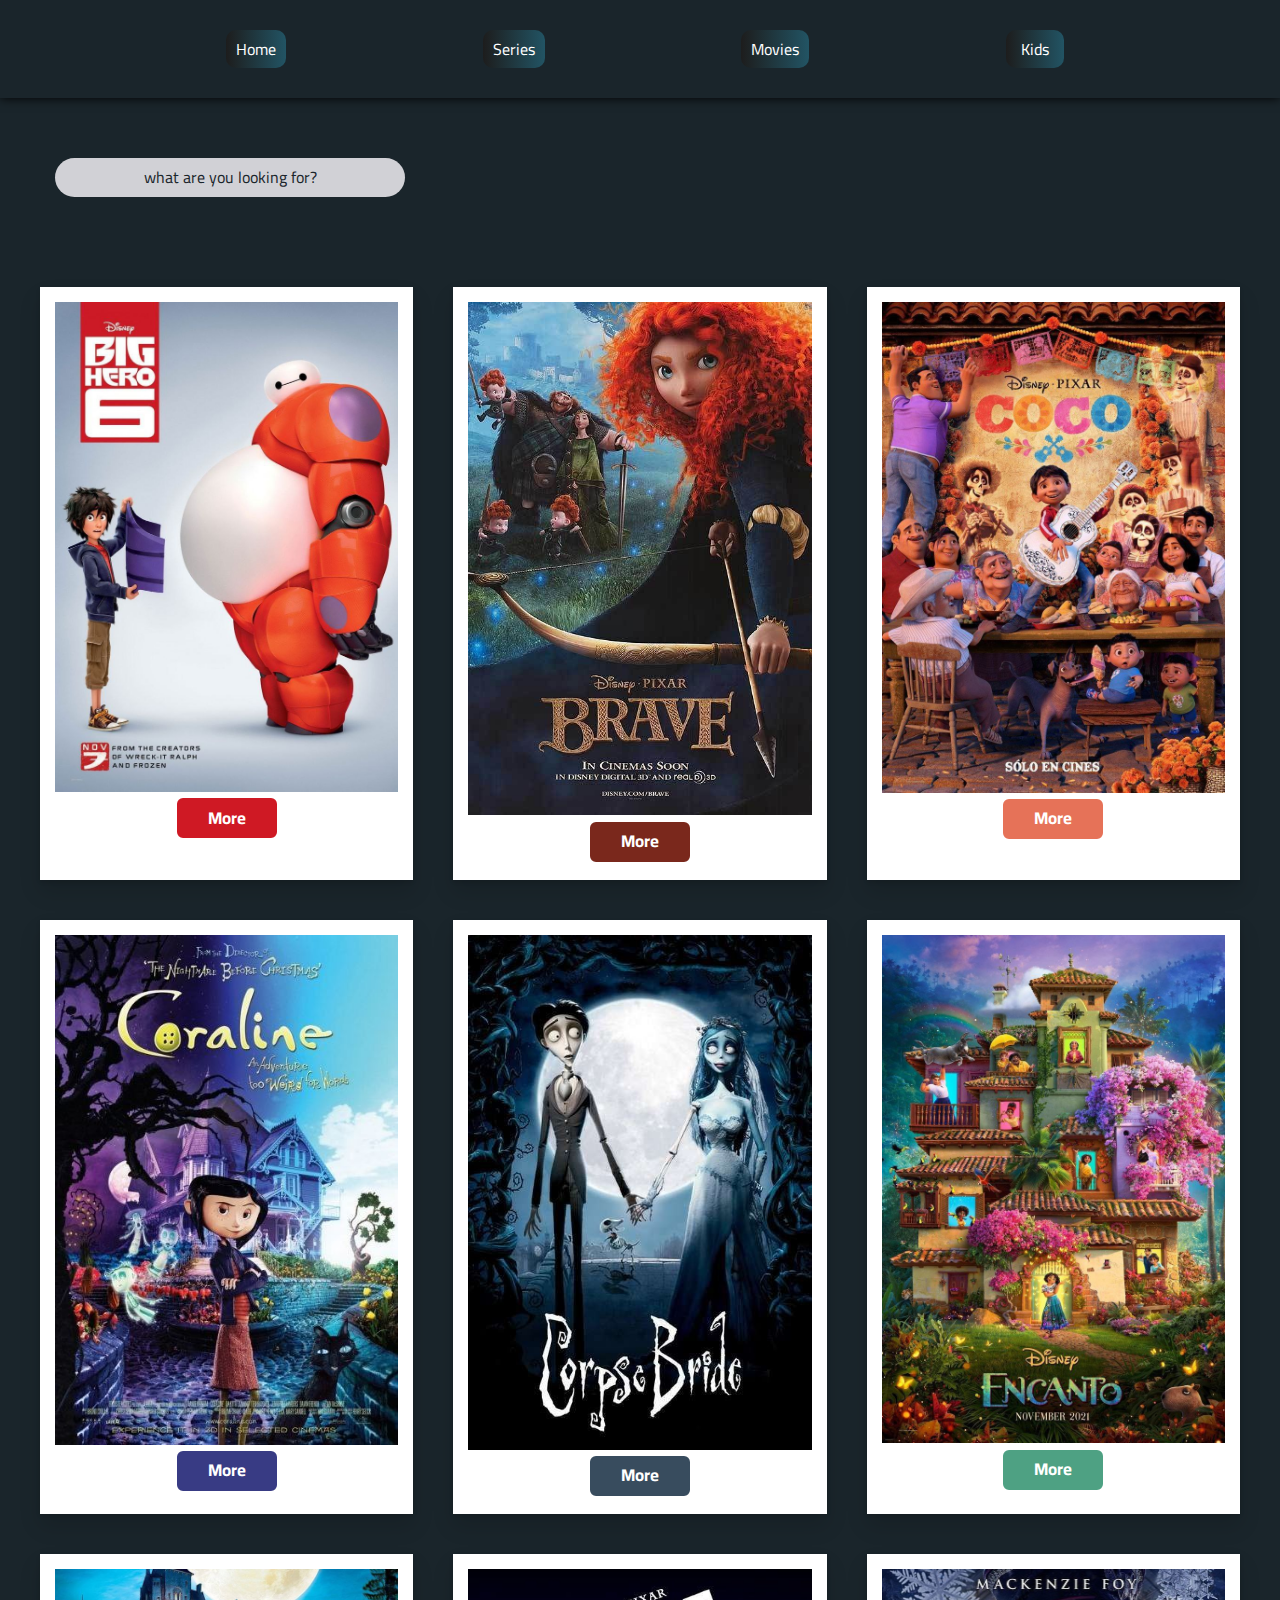
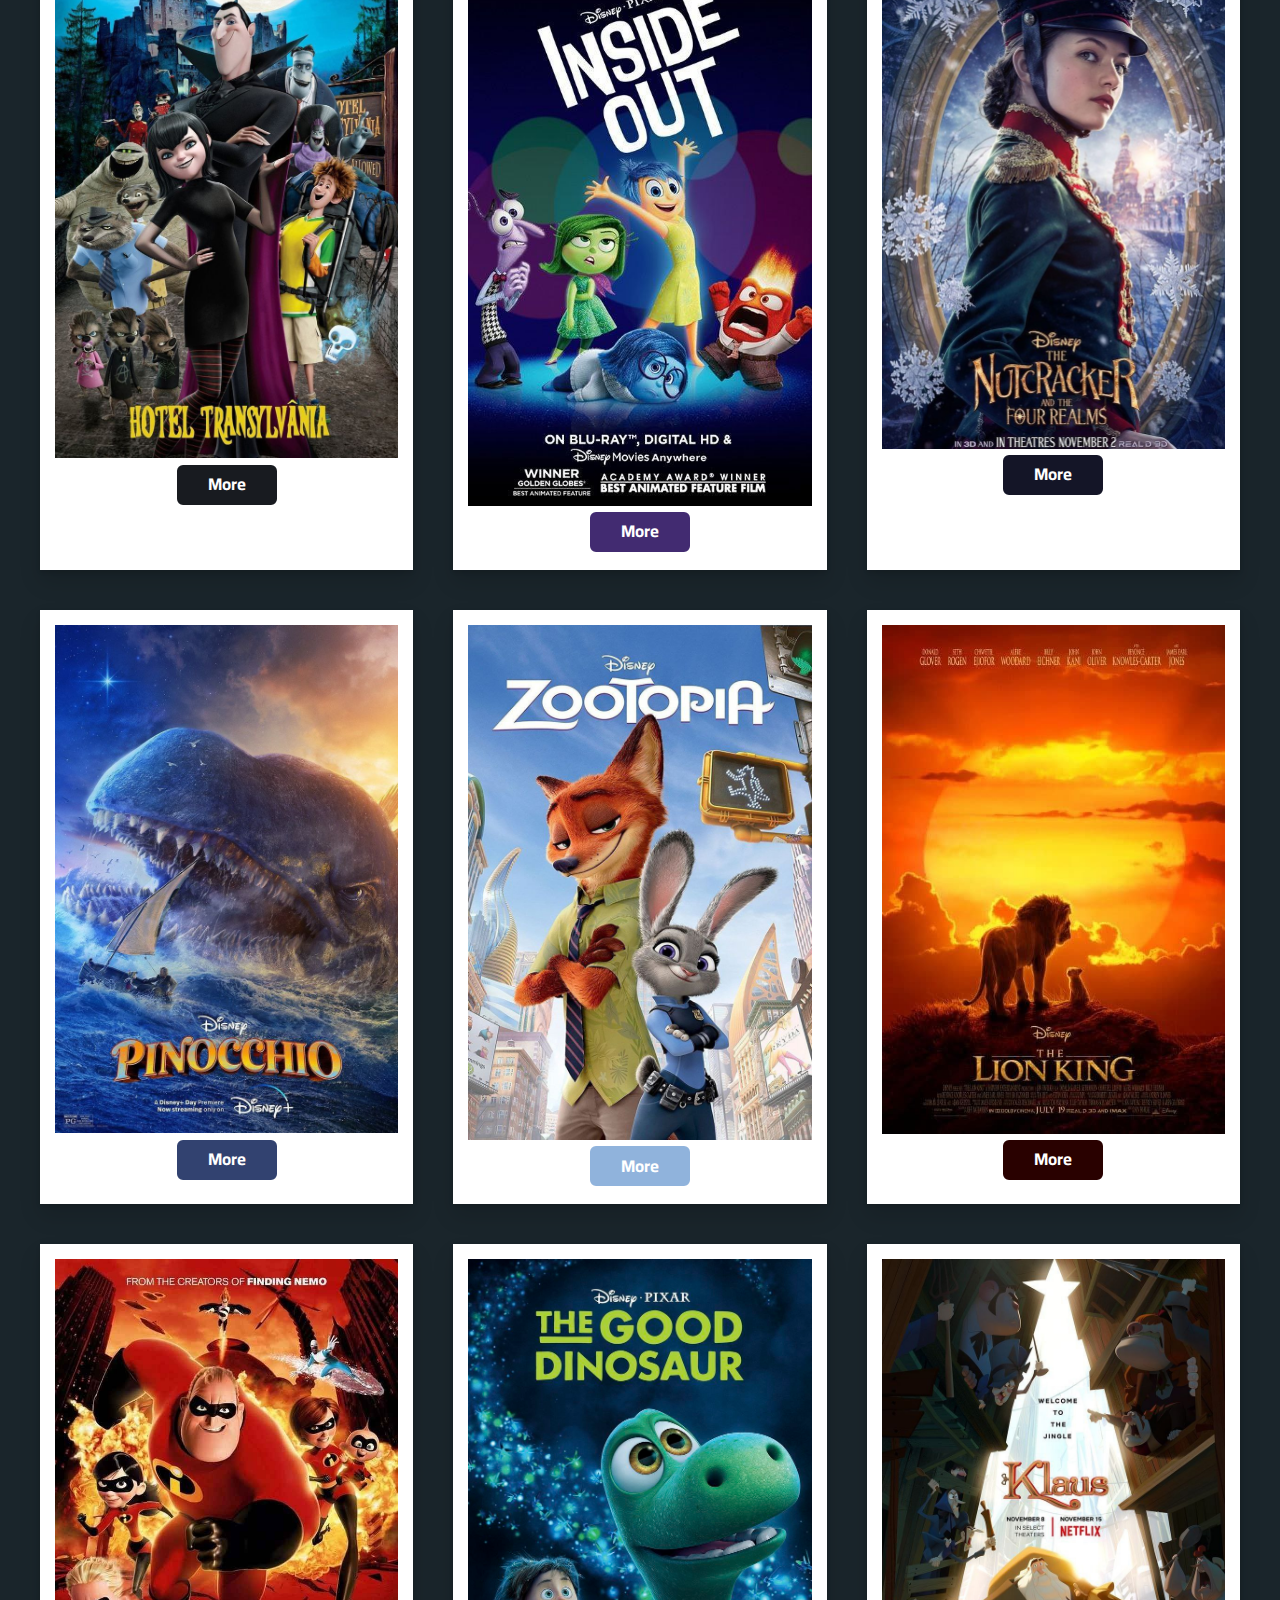
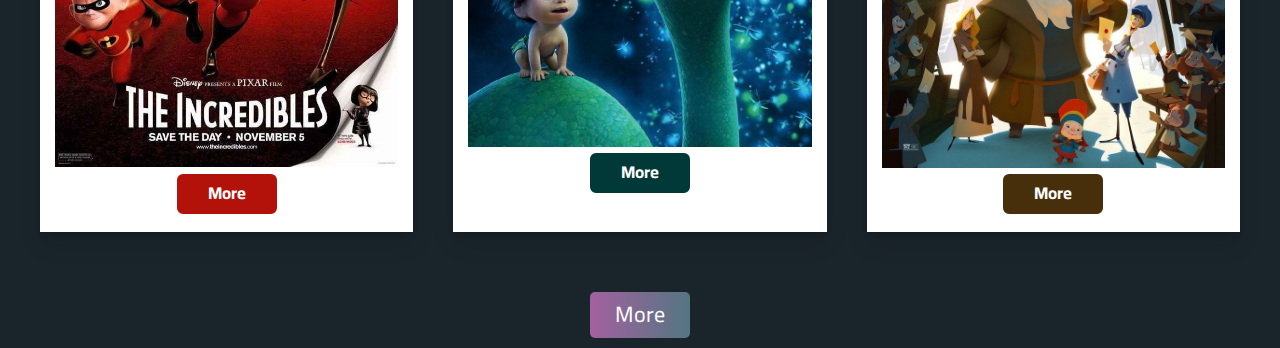
<file: kids.html>
<!DOCTYPE html>
<html lang="en">
<head>
    <meta charset="UTF-8">
    <meta http-equiv="X-UA-Compatible" content="IE=edge">
    <meta name="viewport" content="width=device-width, initial-scale=1.0">
    <title>MOVIES</title>
    <link rel="stylesheet" href="css/normalize.css">
    <link rel="stylesheet" href="css/style.css">

    <link rel="stylesheet" href="css/all.min.css">
    <link rel="preconnect" href="https://fonts.googleapis.com" />
    <link rel="preconnect" href="https://fonts.gstatic.com" crossorigin />
    <link href="https://fonts.googleapis.com/css2?family=Cairo:wght@300;400;700&display=swap" rel="stylesheet" />
    <script defer src="script.js"></script>
</head>
<body>
    <!-- heeader -->
<div class="header">
    <div class="container">
        <div class="menu">
            <ul>
                <li><a href="index.html">home</a></li>
                <li><a href="series.html">series</a></li>
                <li><a href="movie.html">movies</a></li>
                <li><a href="kids.html">kids</a></li>
            </ul>
        </div>    
    </div>
</div>

<!-- search -->
<div class="search">
    <div class="container">
    <form action="">
        <input type="text" id="searchuser" placeholder="what are you looking for?" class="searchs" >
    </form>
    </div>
</div>

<!-- kids -->
<div class="kids">
    <div class="container">
        <div class="box">
            <div class="image">
                <img src="img/big hero 6.jpg" alt="">
            </div>
            <button  data-modal-target="#modal66" id="more66"> More</button>
        </div>
        <div class="box">
            <div class="image">
                <img src="img/brave.jpg" alt="">
            </div>
            <button  data-modal-target="#modal67" id="more67"> More</button>
        </div>
        <div class="box">
            <div class="image">
                <img src="img/coco.jpg" alt="">
            </div>
            <button  data-modal-target="#modal68" id="more68"> More</button>
        </div>
        <div class="box">
            <div class="image">
                <img src="img/coraline.jpg" alt="">
            </div>
            <button  data-modal-target="#modal69" id="more69"> More</button>
        </div>
        <div class="box">
            <div class="image">
                <img src="img/corpse bride.jpg" alt="">
            </div>
            <button  data-modal-target="#modal70" id="more70"> More</button>
        </div>
        <div class="box">
            <div class="image">
                <img src="img/encanto.jpg" alt="">
            </div>
            <button  data-modal-target="#modal71" id="more71"> More</button>
        </div>
        <div class="box">
            <div class="image">
                <img src="img/hotel translvania.jpg" alt="">
            </div>
            <button  data-modal-target="#modal72" id="more72"> More</button>
        </div>
        <div class="box">
            <div class="image">
                <img src="img/inside out.jpg" alt="">
            </div>
            <button  data-modal-target="#modal73" id="more73"> More</button>
        </div>
        <div class="box">
            <div class="image">
                <img src="img/nutcracker.jpg" alt="">
            </div>
            <button  data-modal-target="#modal74" id="more74"> More</button>
        </div>
        <div class="box">
            <div class="image">
                <img src="img/pinocchio.jpg" alt="">
            </div>
            <button  data-modal-target="#modal75" id="more75"> More</button>
        </div>
        <div class="box">
            <div class="image">
                <img src="img/zootopia.jpg" alt="">
            </div>
            <button  data-modal-target="#modal76" id="more76"> More</button>
        </div>
        <div class="box">
            <div class="image">
                <img src="img/the lion king.jpg" alt="">
            </div>
            <button  data-modal-target="#modal77" id="more77"> More</button>
        </div>
        <div class="box">
            <div class="image">
                <img src="img/the incredibles.jpg" alt="">
            </div>
            <button  data-modal-target="#modal78" id="more78"> More</button>
        </div>
        <div class="box">
            <div class="image">
                <img src="img/the good dinasaur.jpg" alt="">
            </div>
            <button  data-modal-target="#modal79" id="more79"> More</button>
        </div>
        <div class="box">
            <div class="image">
                <img src="img/kluas.jpg" alt="">
            </div>
            <button  data-modal-target="#modal80" id="more80"> More</button>
        </div>
    </div>
</div>

<!-- button -->
<div class="btn">
    <button class="lastmore">More</button>
</div>

<!-- modal66--->
<div class="modal" id="modal66">
    <div class="prev">preview</div>
    <button data-close-button class="close">&times;</button>
    <div class="name">
        <pre>Name      :    Big Hero 6</pre>
    </div>
    <hr>
    <div class="type">
        <pre>Type      :   Adventure , Action , Animation </pre>
    </div>
    <hr>
    <div class="language">
        <pre>Language  :   English</pre>
    </div>
    <hr>
    <div class="quality">
        <pre>Quality   :   1080p</pre>
    </div>
    <hr>
    <div class="story">
        <pre>The Story  :
            Big Hero 6 tells the story of Hiro
            Hamada,a young robotics prodigy,
            and Baymax, his late- brother Tadashi's
            healthcare-provider robot who form a superhero
            team to combat a masked villain who is
            responsiblefor Tadashi's death
    </pre>
    </div>
    <hr>
    <div class="trailer">
        <pre>Trailer   :    <a href="https://youtu.be/z3biFxZIJOQ" class="watch66" target="_blank">watch</a></pre>
    </div>
    <hr>
    <div class="form1">
        <form action="">
            <button class="down">Download</button>
            <button class="wat">Watch</button>
        </form>
    </div>
</div>
<div id="overlay"></div>
<!-- modal67--->
<div class="modal" id="modal67">
    <div class="prev">preview</div>
    <button data-close-button class="close">&times;</button>
    <div class="name">
        <pre>Name      :    Brave </pre>
    </div>
    <hr>
    <div class="type">
        <pre>Type      :   Adventure , Action , Animation </pre>
    </div>
    <hr>
    <div class="language">
        <pre>Language  :   English</pre>
    </div>
    <hr>
    <div class="quality">
        <pre>Quality   :   1080p</pre>
    </div>
    <hr>
    <div class="story">
        <pre>The Story  :
            Merida is a skilled archer who wants to carve
            out her own path in life. Her defiance of 
            an age-old tradition angers the Highland lords
            and leads to chaos in the kingdom. Merida 
            seeks help from an eccentric witch Merida must
            discover the true meaning of courage and undo
            a beastly curse before it's too late.
    </pre>
    </div>
    <hr>
    <div class="trailer">
        <pre>Trailer   :    <a href="https://youtu.be/A4jv0jo9t0c" class="watch67" target="_blank">watch</a></pre>
    </div>
    <hr>
    <div class="form1">
        <form action="">
            <button class="down">Download</button>
            <button class="wat">Watch</button>
        </form>
    </div>
</div>
<div id="overlay"></div>
<!-- modal68--->
<div class="modal" id="modal68">
    <div class="prev">preview</div>
    <button data-close-button class="close">&times;</button>
    <div class="name">
        <pre>Name      :    coco</pre>
    </div>
    <hr>
    <div class="type">
        <pre>Type      :   Adventure , action , Animation </pre>
    </div>
    <hr>
    <div class="language">
        <pre>Language  :   English</pre>
    </div>
    <hr>
    <div class="quality">
        <pre>Quality   :   1080p</pre>
    </div>
    <hr>
    <div class="story">
        <pre>The Story  :
            young Miguel dreams of becoming an accomplished
            musician like his idol Ernesto de la Cruz.
            Miguel finds himself in the stunning and 
            colorful Land of the Dead. the two new friends 
            embark on an extraordinary journey to unlock
            the real story behind Miguel's family history.
    </pre>
    </div>
    <hr>
    <div class="trailer">
        <pre>Trailer   :    <a href="https://youtu.be/Rvr68u6k5sI" class="watch68" target="_blank">watch</a></pre>
    </div>
    <hr>
    <div class="form1">
        <form action="">
            <button class="down">Download</button>
            <button class="wat">Watch</button>
        </form>
    </div>
</div>
<div id="overlay"></div>
<!-- modal69-->
<div class="modal" id="modal69">
    <div class="prev">preview</div>
    <button data-close-button class="close">&times;</button>
    <div class="name">
        <pre>Name      :    Coraline  </pre>
    </div>
    <hr>
    <div class="type">
        <pre>Type      :   Horror, science fiction ,fantasy  </pre>
    </div>
    <hr>
    <div class="language">
        <pre>Language  :   English</pre>
    </div>
    <hr>
    <div class="quality">
        <pre>Quality   :   1080p</pre>
    </div>
    <hr>
    <div class="story">
        <pre>The Story  :
            a girl named Coraline  discovers a 
            secret door, behind which lies an 
            alternate world that closely mirrors
            her own but, in many ways is better 
            Coraline must use all her resources 
            and bravery to make it back to her 
            own family and life
    </pre>
    </div>
    <hr>
    <div class="trailer">
        <pre>Trailer   :    <a href="https://youtu.be/m9bOpeuvNwY" class="watch69" target="_blank">watch</a></pre>
    </div>
    <hr>
    <div class="form1">
        <form action="">
            <button class="down">Download</button>
            <button class="wat">Watch</button>
        </form>
    </div>
</div>
<div id="overlay"></div>
<!-- modal70-->
<div class="modal" id="modal70">
    <div class="prev">preview</div>
    <button data-close-button class="close">&times;</button>
    <div class="name">
        <pre>Name      :   Corpse Bride   </pre>
    </div>
    <hr>
    <div class="type">
        <pre>Type      :   Romance, Drama ,Adventure  </pre>
    </div>
    <hr>
    <div class="language">
        <pre>Language  :   English</pre>
    </div>
    <hr>
    <div class="quality">
        <pre>Quality   :   1080p</pre>
    </div>
    <hr>
    <div class="story">
        <pre>The Story  :
            Victor and Victoria's families have 
            arranged their marriage.a tree branch 
            becomes a hand that drags him to the 
            land of the dead. It belongs to Emily,
            who was murdered after eloping with her 
            love and wants to marry Victor.
    </pre>
    </div>
    <hr>
    <div class="trailer">
        <pre>Trailer   :    <a href="https://youtu.be/G9boDkpEyvc" class="watch70" target="_blank">watch</a></pre>
    </div>
    <hr>
    <div class="form1">
        <form action="">
            <button class="down">Download</button>
            <button class="wat">Watch</button>
        </form>
    </div>
</div>
<div id="overlay"></div>
<!-- modal71-->
<div class="modal" id="modal71">
    <div class="prev">preview</div>
    <button data-close-button class="close">&times;</button>
    <div class="name">
        <pre>Name      :   Encanto   </pre>
    </div>
    <hr>
    <div class="type">
        <pre>Type      :   fantasy, comedy ,Adventure  </pre>
    </div>
    <hr>
    <div class="language">
        <pre>Language  :   English</pre>
    </div>
    <hr>
    <div class="quality">
        <pre>Quality   :   1080p</pre>
    </div>
    <hr>
    <div class="story">
        <pre>The Story  :
            The magic of the Encanto has blessed 
            every child in the family with a 
            unique gift -- every child except 
            Mirabel. However, she soon may be 
            the Madrigals last hope when she 
            discovers that the magic surrounding 
            the Encanto is now in danger.
    </pre>
    </div>
    <hr>
    <div class="trailer">
        <pre>Trailer   :    <a href="https://youtu.be/togmdDHG3Pw" class="watch71" target="_blank">watch</a></pre>
    </div>
    <hr>
    <div class="form1">
        <form action="">
            <button class="down">Download</button>
            <button class="wat">Watch</button>
        </form>
    </div>
</div>
<div id="overlay"></div>
<!-- modal72-->
<div class="modal" id="modal72">
    <div class="prev">preview</div>
    <button data-close-button class="close">&times;</button>
    <div class="name">
        <pre>Name      :   Hotel Transylvania   </pre>
    </div>
    <hr>
    <div class="type">
        <pre>Type      :   fantasy, comedy horror,Monster </pre>
    </div>
    <hr>
    <div class="language">
        <pre>Language  :   English</pre>
    </div>
    <hr>
    <div class="quality">
        <pre>Quality   :   1080p</pre>
    </div>
    <hr>
    <div class="story">
        <pre>The Story  :
            When monsters want to get away from it
            all, they go to Count Dracula's , 
            Dracula invites creatures like the 
            Invisible Man, the Mummy and others 
            to celebrate the 118th birthday of his
            daughter, Mavis .
    </pre>
    </div>
    <hr>
    <div class="trailer">
        <pre>Trailer   :    <a href="https://youtu.be/q4RK3jY7AVk" class="watch72" target="_blank">watch</a></pre>
    </div>
    <hr>
    <div class="form1">
        <form action="">
            <button class="down">Download</button>
            <button class="wat">Watch</button>
        </form>
    </div>
</div>
<div id="overlay"></div>
<!-- modal73-->
<div class="modal" id="modal73">
    <div class="prev">preview</div>
    <button data-close-button class="close">&times;</button>
    <div class="name">
        <pre>Name      :  Inside Out   </pre>
    </div>
    <hr>
    <div class="type">
        <pre>Type      :   fantasy, comedy , Drama </pre>
    </div>
    <hr>
    <div class="language">
        <pre>Language  :   English</pre>
    </div>
    <hr>
    <div class="quality">
        <pre>Quality   :   1080p</pre>
    </div>
    <hr>
    <div class="story">
        <pre>The Story  :
            Riley  her world turns upside-down 
            when she and her parents move to San 
            Francisco. Riley's emotions - try to 
            guide her through this difficult, 
            life-changing event. However, When 
            Joy and Sadness are inadvertently swept 
            into the far reaches of Riley's mind
    </pre>
    </div>
    <hr>
    <div class="trailer">
        <pre>Trailer   :    <a href="https://youtu.be/yRUAzGQ3nSY" class="watch73" target="_blank">watch</a></pre>
    </div>
    <hr>
    <div class="form1">
        <form action="">
            <button class="down">Download</button>
            <button class="wat">Watch</button>
        </form>
    </div>
</div>
<div id="overlay"></div>
<!-- modal74-->
<div class="modal" id="modal74">
    <div class="prev">preview</div>
    <button data-close-button class="close">&times;</button>
    <div class="name">
        <pre>Name      : The nutcracker And Four Realms   </pre>
    </div>
    <hr>
    <div class="type">
        <pre>Type      :   fantasy, Adventure , Drama </pre>
    </div>
    <hr>
    <div class="language">
        <pre>Language  :   English</pre>
    </div>
    <hr>
    <div class="quality">
        <pre>Quality   :   1080p</pre>
    </div>
    <hr>
    <div class="story">
        <pre>The Story  :
            Young Clara needs a magical, one-of-a-kind 
            key to unlock a box that contains a 
            priceless gift. A golden thread leads her 
            to the coveted key, but it soon disappears 
            into a strange and mysterious parallel world
            In that world, she meets a soldier named 
            Phillip
    </pre>
    </div>
    <hr>
    <div class="trailer">
        <pre>Trailer   :    <a href="https://youtu.be/2ktuvx9hrMw" class="watch74" target="_blank">watch</a></pre>
    </div>
    <hr>
    <div class="form1">
        <form action="">
            <button class="down">Download</button>
            <button class="wat">Watch</button>
        </form>
    </div>
</div>
<div id="overlay"></div>
<!-- modal75-->
<div class="modal" id="modal75">
    <div class="prev">preview</div>
    <button data-close-button class="close">&times;</button>
    <div class="name">
        <pre>Name      : pinocchio   </pre>
    </div>
    <hr>
    <div class="type">
        <pre>Type      :   fantasy, Adventure , comedy </pre>
    </div>
    <hr>
    <div class="language">
        <pre>Language  :   English</pre>
    </div>
    <hr>
    <div class="quality">
        <pre>Quality   :   1080p</pre>
    </div>
    <hr>
    <div class="story">
        <pre>The Story  :
            Young Pinocchio runs away from his 
            genius creator Jepetto accompanied 
            by the horse Tibalt to see the world
            and joins the traveling circus run 
            by hustler Modjafocco.
    </pre>
    </div>
    <hr>
    <div class="trailer">
        <pre>Trailer   :    <a href="https://youtu.be/imv03rS6Vb0" class="watch75" target="_blank">watch</a></pre>
    </div>
    <hr>
    <div class="form1">
        <form action="">
            <button class="down">Download</button>
            <button class="wat">Watch</button>
        </form>
    </div>
</div>
<div id="overlay"></div>
<!-- modal76-->
<div class="modal" id="modal76">
    <div class="prev">preview</div>
    <button data-close-button class="close">&times;</button>
    <div class="name">
        <pre>Name      : zootopia   </pre>
    </div>
    <hr>
    <div class="type">
        <pre>Type      :  Animation, Adventure , comedy </pre>
    </div>
    <hr>
    <div class="language">
        <pre>Language  :   English</pre>
    </div>
    <hr>
    <div class="quality">
        <pre>Quality   :   1080p</pre>
    </div>
    <hr>
    <div class="story">
        <pre>The Story  :
            When Judy Hopps  becomes the first rabbit 
            to join the police force, she quickly 
            learns how tough it is to enforce the 
            law. Judy jumps at the opportunity to 
            solve a mysterious case. Unfortunately, 
            that means working with Nick Wilde 
    </pre>
    </div>
    <hr>
    <div class="trailer">
        <pre>Trailer   :    <a href="https://youtu.be/g9lmhBYB11U" class="watch76" target="_blank">watch</a></pre>
    </div>
    <hr>
    <div class="form1">
        <form action="">
            <button class="down">Download</button>
            <button class="wat">Watch</button>
        </form>
    </div>
</div>
<div id="overlay"></div>
<!-- modal77-->
<div class="modal" id="modal77">
    <div class="prev">preview</div>
    <button data-close-button class="close">&times;</button>
    <div class="name">
        <pre>Name      : The Lion king   </pre>
    </div>
    <hr>
    <div class="type">
        <pre>Type      :   Drama, Adventure , Animation </pre>
    </div>
    <hr>
    <div class="language">
        <pre>Language  :   English</pre>
    </div>
    <hr>
    <div class="quality">
        <pre>Quality   :   1080p</pre>
    </div>
    <hr>
    <div class="story">
        <pre>The Story  :
            Simba's wicked uncle, Scar 
            plots to usurp Mufasa's throne 
            by luring father and son into 
            a stampede of wildebeests. But 
            Simba escapes, and only Mufasa 
            is killed.
    </pre>
    </div>
    <hr>
    <div class="trailer">
        <pre>Trailer   :    <a href="https://youtu.be/imv03rS6Vb0" class="watch77" target="_blank">watch</a></pre>
    </div>
    <hr>
    <div class="form1">
        <form action="">
            <button class="down">Download</button>
            <button class="wat">Watch</button>
        </form>
    </div>
</div>
<div id="overlay"></div>
<!-- modal78-->
<div class="modal" id="modal78">
    <div class="prev">preview</div>
    <button data-close-button class="close">&times;</button>
    <div class="name">
        <pre>Name      : The incredibles   </pre>
    </div>
    <hr>
    <div class="type">
        <pre>Type      :   Action , Comedy , Adventure </pre>
    </div>
    <hr>
    <div class="language">
        <pre>Language  :   English</pre>
    </div>
    <hr>
    <div class="quality">
        <pre>Quality   :   1080p</pre>
    </div>
    <hr>
    <div class="story">
        <pre>The Story  :
            married superheroes Mr. Incredible 
            and Elastigirl are forced to assume 
            mundane lives as Bob and Helen Parr 
            after all super-powered activities 
            have been banned by the government. 
    </pre>
    </div>
    <hr>
    <div class="trailer">
        <pre>Trailer   :    <a href="https://youtu.be/-UaGUdNJdRQ" class="watch78" target="_blank">watch</a></pre>
    </div>
    <hr>
    <div class="form1">
        <form action="">
            <button class="down">Download</button>
            <button class="wat">Watch</button>
        </form>
    </div>
</div>
<div id="overlay"></div>
<!-- modal79-->
<div class="modal" id="modal79">
    <div class="prev">preview</div>
    <button data-close-button class="close">&times;</button>
    <div class="name">
        <pre>Name      :   The Good dinasaur  </pre>
    </div>
    <hr>
    <div class="type">
        <pre>Type      :   Fantasty , Comedy , Adventure </pre>
    </div>
    <hr>
    <div class="language">
        <pre>Language  :   English</pre>
    </div>
    <hr>
    <div class="quality">
        <pre>Quality   :   1080p</pre>
    </div>
    <hr>
    <div class="story">
        <pre>The Story  :
            When a rainstorm washes poor Arlo 
            downriver, he ends up bruised, battered
            and miles away from home. Good fortune 
            shines on the frightened dino when he 
            meets Spot , a Neanderthal boy who offers 
            his help and friendship.
    </pre>
    </div>
    <hr>
    <div class="trailer">
        <pre>Trailer   :    <a href="https://youtu.be/O-RgquKVTPE" class="watch79" target="_blank">watch</a></pre>
    </div>
    <hr>
    <div class="form1">
        <form action="">
            <button class="down">Download</button>
            <button class="wat">Watch</button>
        </form>
    </div>
</div>
<div id="overlay"></div>
<!-- modal80-->
<div class="modal" id="modal80">
    <div class="prev">preview</div>
    <button data-close-button class="close">&times;</button>
    <div class="name">
        <pre>Name      :   kluas  </pre>
    </div>
    <hr>
    <div class="type">
        <pre>Type      :   Animation , Comedy , Adventure </pre>
    </div>
    <hr>
    <div class="language">
        <pre>Language  :   English</pre>
    </div>
    <hr>
    <div class="quality">
        <pre>Quality   :   1080p</pre>
    </div>
    <hr>
    <div class="story">
        <pre>The Story  :
            After proving himself to be the worst 
            student at the academy, a postman is 
            sent to a frozen town in the North where
            he discovers a reclusive toymaker named 
            Klaus.
    </pre>
    </div>
    <hr>
    <div class="trailer">
        <pre>Trailer   :    <a href="https://youtu.be/taE3PwurhYM" class="watch80" target="_blank">watch</a></pre>
    </div>
    <hr>
    <div class="form1">
        <form action="">
            <button class="down">Download</button>
            <button class="wat">Watch</button>
        </form>
    </div>
</div>
<div id="overlay"></div>
</body>
</file>
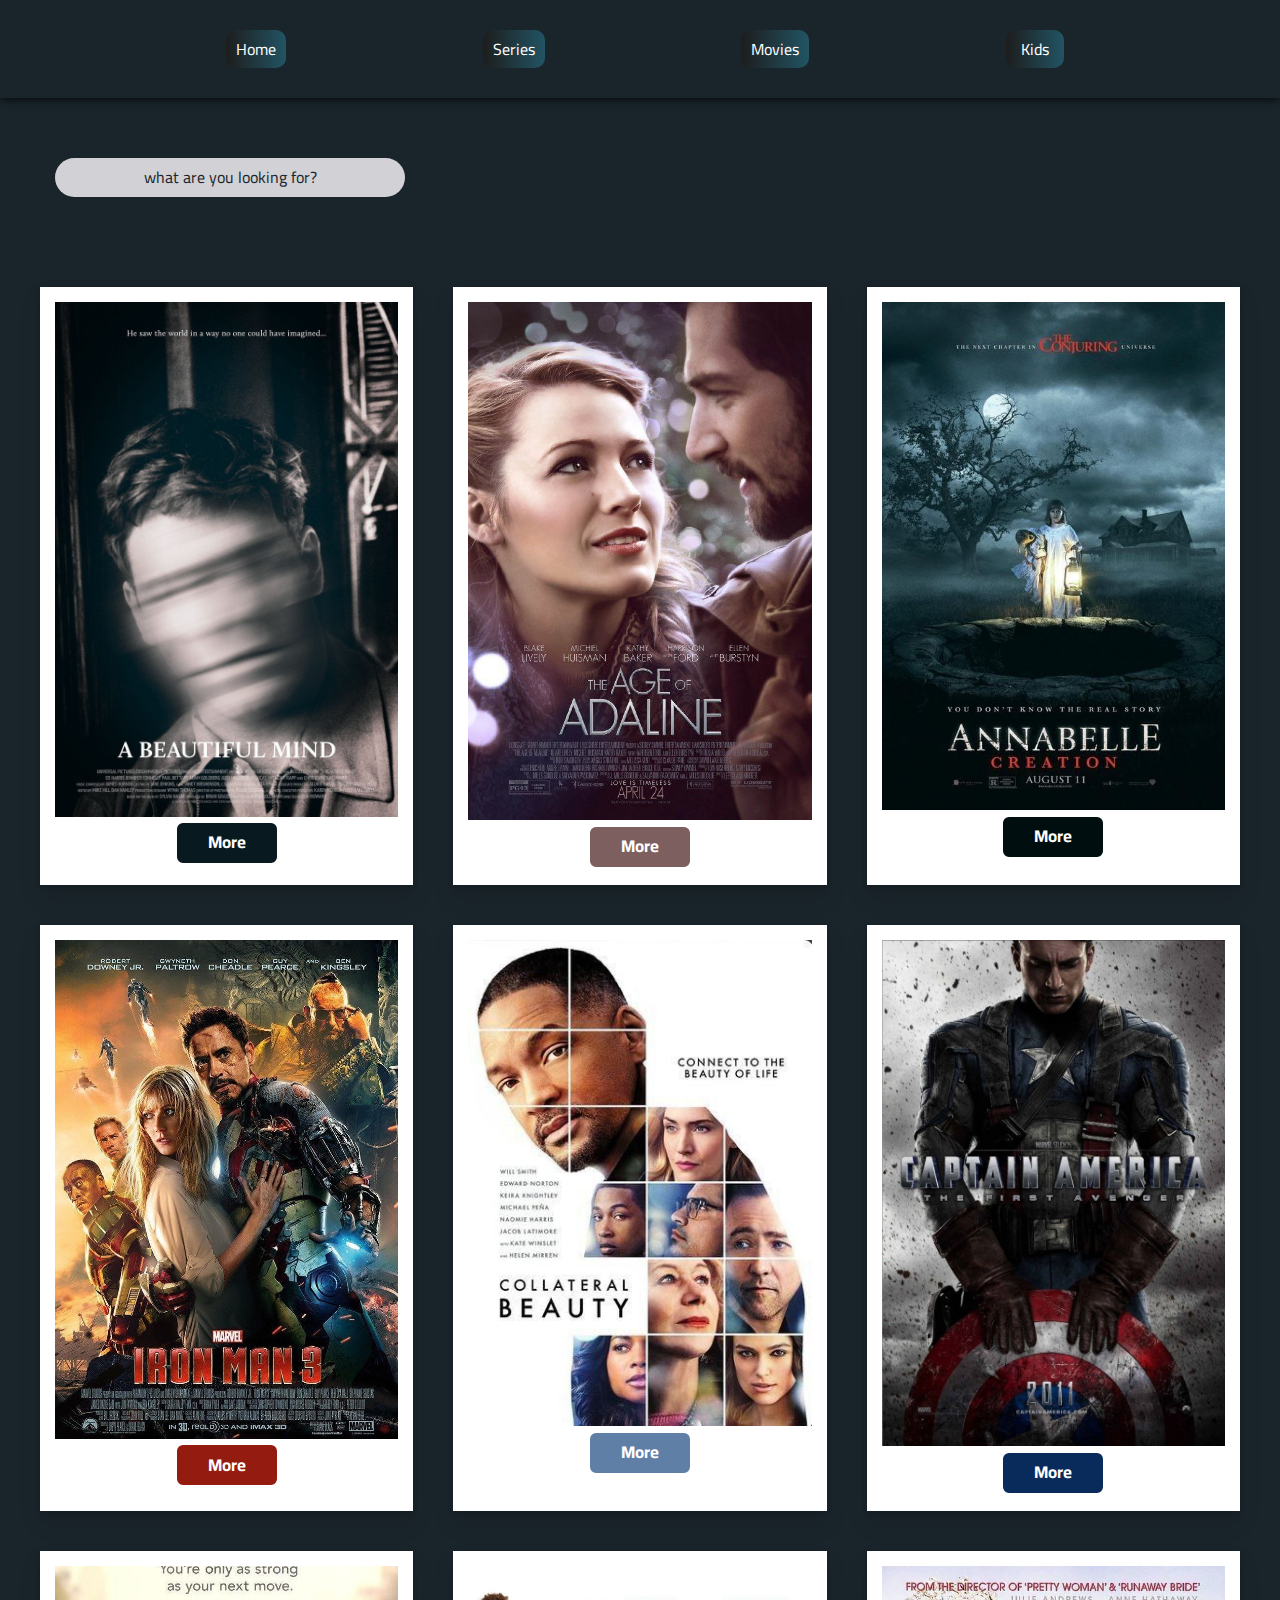
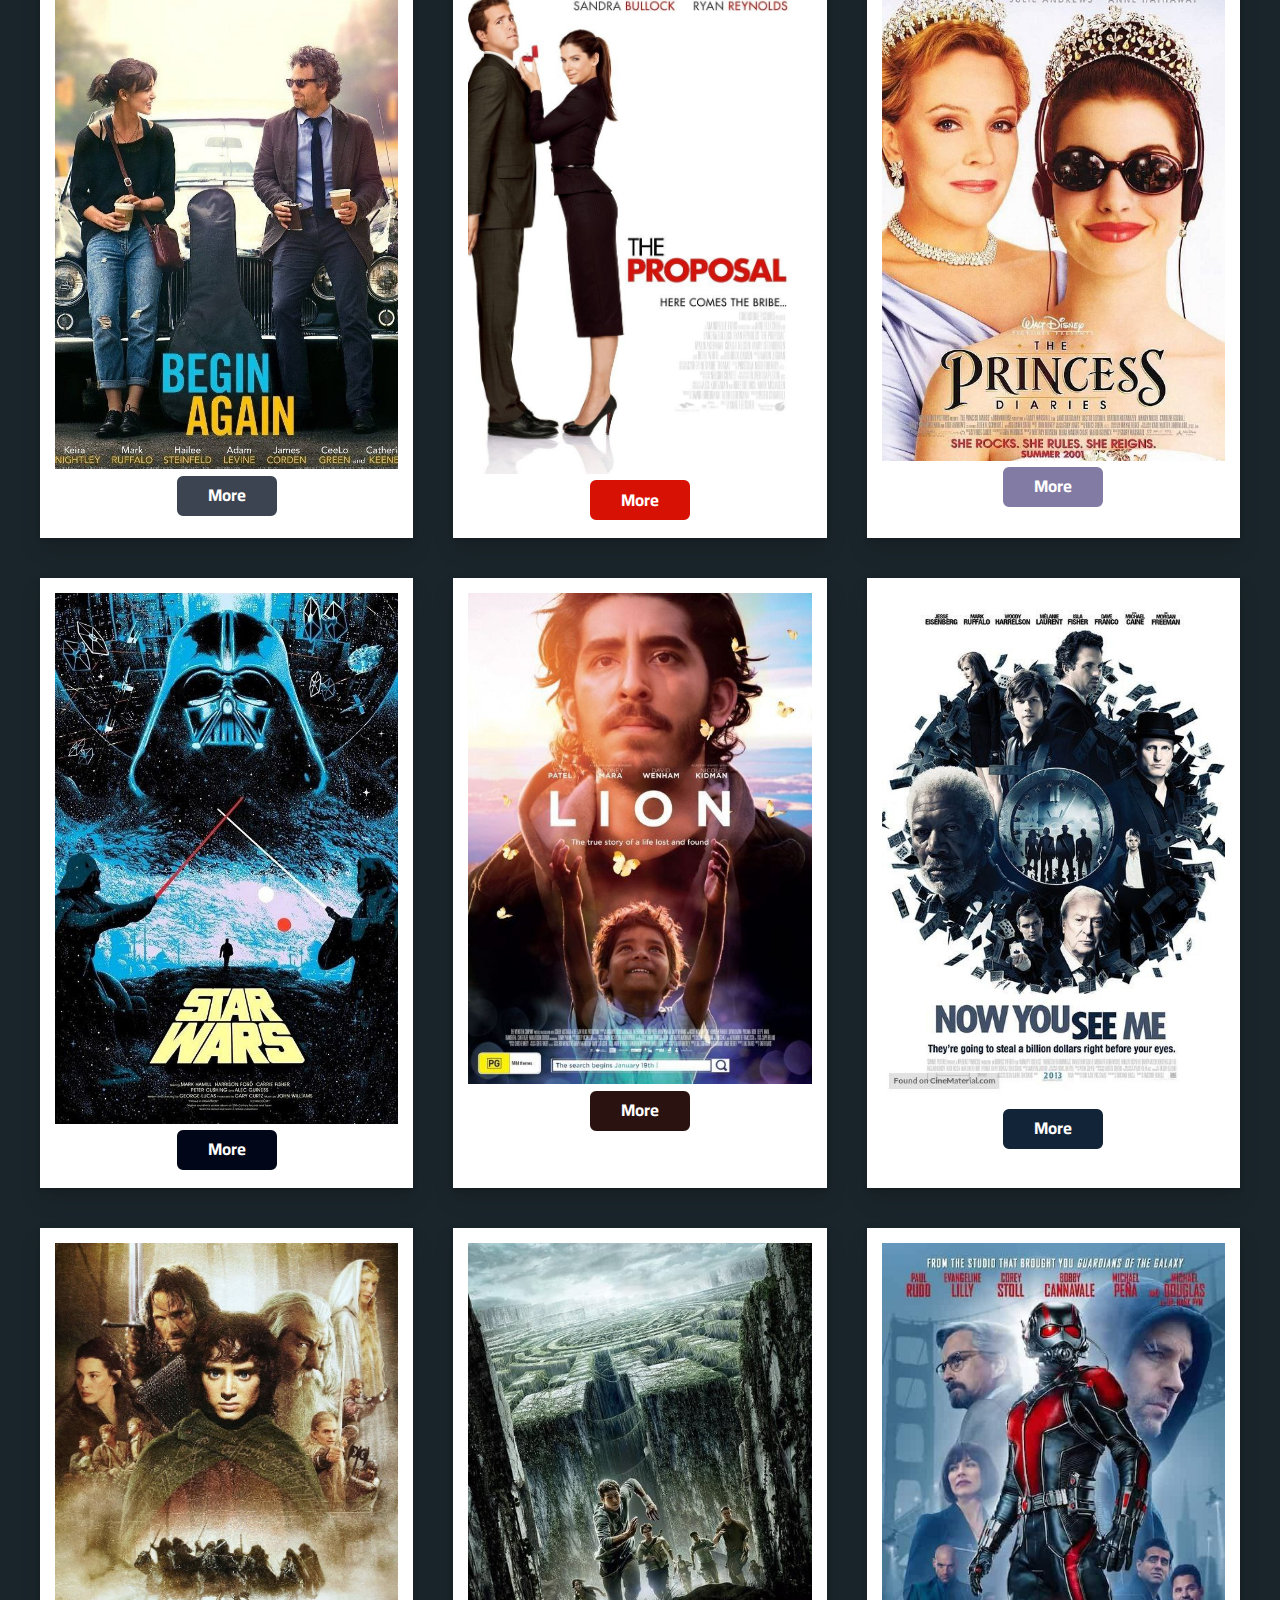
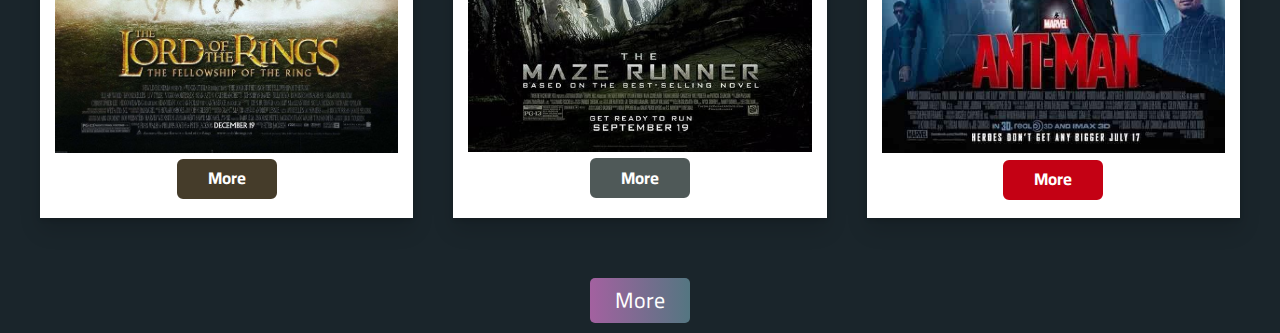
<file: movie.html>
<!DOCTYPE html>
<html lang="en">
<head>
    <meta charset="UTF-8">
    <meta http-equiv="X-UA-Compatible" content="IE=edge">
    <meta name="viewport" content="width=device-width, initial-scale=1.0">
    <title>MOVIES</title>
    <link rel="stylesheet" href="css/normalize.css">
    <link rel="stylesheet" href="css/style.css">

    <link rel="stylesheet" href="css/all.min.css">
    <link rel="preconnect" href="https://fonts.googleapis.com" />
    <link rel="preconnect" href="https://fonts.gstatic.com" crossorigin />
    <link href="https://fonts.googleapis.com/css2?family=Cairo:wght@300;400;700&display=swap" rel="stylesheet" />
    <script defer src="script.js"></script>
</head>
<body>
    <!-- heeader -->
<div class="header">
    <div class="container">
        <div class="menu">
            <ul>
                <li><a href="index.html">home</a></li>
                <li><a href="series.html">series</a></li>
                <li><a href="movie.html">movies</a></li>
                <li><a href="kids.html">kids</a></li>
            </ul>
        </div>    
    </div>
</div>

<!-- search -->
<div class="search">
    <div class="container">
    <form action="">
        <input type="text" id="searchuser" placeholder="what are you looking for?" class="searchs" >
    </form>
    </div>
</div>

<!-- movies -->
<div class="movies">
    <div class="container">
        <div class="box">
            <div class="image">
                <img src="img/a beautiful mind.jpg" alt="">
            </div>
            <button  data-modal-target="#modal51" id="more51"> More</button>
        </div>
        <div class="box">
            <div class="image">
                <img src="img/age of adaline.jpg" alt="">
            </div>
            <button  data-modal-target="#modal52" id="more52"> More</button>
        </div>
        <div class="box">
            <div class="image">
                <img src="img/annabelle.jpg" alt="">
            </div>
            <button  data-modal-target="#modal53" id="more53"> More</button>
        </div>
        <div class="box">
            <div class="image">
                <img src="img/iron man.jpg" alt="">
            </div>
            <button  data-modal-target="#modal54" id="more54"> More</button>
        </div>
        <div class="box">
            <div class="image">
                <img src="img/collateral beauty.jpg" alt="">
            </div>
            <button  data-modal-target="#modal55" id="more55"> More</button>
        </div>
        <div class="box">
            <div class="image">
                <img src="img/captain americs.jpg" alt="">
            </div>
            <button  data-modal-target="#modal56" id="more56"> More</button>
        </div>
        <div class="box">
            <div class="image">
                <img src="img/begin again.jpg" alt="">
            </div>
            <button  data-modal-target="#modal57" id="more57"> More</button>
        </div>
        <div class="box">
            <div class="image">
                <img src="img/the proposal.jpg" alt="">
            </div>
            <button  data-modal-target="#modal58" id="more58"> More</button>
        </div>
        <div class="box">
            <div class="image">
                <img src="img/the princess diaries.jpg" alt="">
            </div>
            <button  data-modal-target="#modal59" id="more59"> More</button>
        </div>
        <div class="box">
            <div class="image">
                <img src="img/star wars.jpg" alt="">
            </div>
            <button  data-modal-target="#modal60" id="more60"> More</button>
        </div>
        <div class="box">
            <div class="image">
                <img src="img/lion.jpg" alt="">
            </div>
            <button  data-modal-target="#modal61" id="more61"> More</button>
        </div>
        <div class="box">
            <div class="image">
                <img src="img//now you see me.jpg" alt="">
            </div>
            <button  data-modal-target="#modal62" id="more62"> More</button>
        </div>
        <div class="box">
            <div class="image">
                <img src="img/lord of rings.jpg" alt="">
            </div>
            <button  data-modal-target="#modal63" id="more63"> More</button>
        </div>
        <div class="box">
            <div class="image">
                <img src="img/maze runner.jpg" alt="">
            </div>
            <button  data-modal-target="#modal64" id="more64"> More</button>
        </div>
        <div class="box">
            <div class="image">
                <img src="img/ant man.jpg" alt="">
            </div>
            <button  data-modal-target="#modal65" id="more65"> More</button>
        </div>
    </div>
</div>

<!-- button -->
<div class="btn">
    <button class="lastmore">More</button>
</div>

<!-- modal51--->
<div class="modal" id="modal51">
    <div class="prev">preview</div>
    <button  data-close-button class="close">&times;</button>
    <div class="name">
        <pre>Name      :   A Beautiful Mind</pre>
    </div>
    <hr>
    <div class="type">
        <pre>Type      :   drama , excitement  </pre>
    </div>
    <hr>
    <div class="language">
        <pre>Language  :   English</pre>
    </div>
    <hr>
    <div class="quality">
        <pre>Quality   :   1080p</pre>
    </div>
    <hr>
    <div class="story">
       <pre>The Story  :
        After John Nash, a brilliant but asocial
        mathematician, accepts secret work in 
        cryptography, his life takes a turn for 
        the nightmarish
    </pre>
    </div>
    <hr>
    <div class="trailer">
        <pre>Trailer   :    <a href="https://youtu.be/aS_d0Ayjw4o" class="watch51" target="_blank">watch</a></pre>
    </div>
    <hr>
    <div class="form1">
        <form action="">
            <button class="down">Download</button>
            <button class="wat">Watch</button>
        </form>
    </div>
</div>
<div id="overlay"></div>

<!-- modal52--->
<div class="modal" id="modal52">
    <div class="prev">preview</div>
    <button  data-close-button class="close">&times;</button>
    <div class="name">
        <pre>Name      :   The Age Of Adaline</pre>
    </div>
    <hr>
    <div class="type">
        <pre>Type      :   drama , excitement  </pre>
    </div>
    <hr>
    <div class="language">
        <pre>Language  :   English</pre>
    </div>
    <hr>
    <div class="quality">
        <pre>Quality   :   1080p</pre>
    </div>
    <hr>
    <div class="story">
       <pre>The Story  :
        After miraculously remaining 29 years 
        old for almost eight decades, Adaline
        Bowman has lived a solitary existence, 
        never allowing herself to get close to
        anyone who might reveal her secret
    </pre>
    </div>
    <hr>
    <div class="trailer">
        <pre>Trailer   :    <a href="https://youtu.be/7UzSekc0LoQ" class="watch51" target="_blank">watch</a></pre>
    </div>
    <hr>
    <div class="form1">
        <form action="">
            <button class="down">Download</button>
            <button class="wat">Watch</button>
        </form>
    </div>
</div>
<div id="overlay"></div>

<!-- modal53--->
<div class="modal" id="modal53">
    <div class="prev">preview</div>
    <button data-close-button class="close">&times;</button>
    <div class="name">
        <pre>Name      :    annabelle</pre>
    </div>
    <hr>
    <div class="type">
        <pre>Type      :   Horor , thriller  </pre>
    </div>
    <hr>
    <div class="language">
        <pre>Language  :   English</pre>
    </div>
    <hr>
    <div class="quality">
        <pre>Quality   :   1080p</pre>
    </div>
    <hr>
    <div class="story">
        <pre>The Story  :
        Samuel and Elle embed their daughter's 
        spirit into a doll, only to realise it 
        is a demon. Years later, they open their 
        home to a nun and six orphan girls,
        one of whom finds the doll
    </pre>
    </div>
    <hr>
    <div class="trailer">
        <pre>Trailer   :    <a href="https://youtu.be/1GzHe3ELJXc" class="watch53" target="_blank">watch</a></pre>
    </div>
    <hr>
    <div class="form1">
        <form action="">
            <button class="down">Download</button>
            <button class="wat">Watch</button>
        </form>
    </div>
</div>
<div id="overlay"></div>


<!-- modal54--->
<div class="modal" id="modal54">
    <div class="prev">preview</div>
    <button data-close-button class="close">&times;</button>
    <div class="name">
        <pre>Name      :    iron man 3</pre>
    </div>
    <hr>
    <div class="type">
        <pre>Type      :   action , adventures  </pre>
    </div>
    <hr>
    <div class="language">
        <pre>Language  :   English</pre>
    </div>
    <hr>
    <div class="quality">
        <pre>Quality   :   1080p</pre>
    </div>
    <hr>
    <div class="story">
        <pre>The Story  :
        Tony Stark encounters a formidable foe called 
        the Mandarin.After failing to defeat his enemy, 
        Tony embarks on a journey of self-discovery as
        he fights against the powerful Mandarin.
    </pre>
    </div>
    <hr>
    <div class="trailer">
        <pre>Trailer   :    <a href="https://youtu.be/Ke1Y3P9D0Bc" class="watch54" target="_blank">watch</a></pre>
    </div>
    <hr>
    <div class="form1">
        <form action="">
            <button class="down">Download</button>
            <button class="wat">Watch</button>
        </form>
    </div>
</div>
<div id="overlay"></div>


<!-- modal55--->
<div class="modal" id="modal55">
    <div class="prev">preview</div>
    <button data-close-button class="close">&times;</button>
    <div class="name">
        <pre>Name      :    collateral beauty</pre>
    </div>
    <hr>
    <div class="type">
        <pre>Type      :   Romance , Drama </pre>
    </div>
    <hr>
    <div class="language">
        <pre>Language  :   English</pre>
    </div>
    <hr>
    <div class="quality">
        <pre>Quality   :   1080p</pre>
    </div>
    <hr>
    <div class="story">
        <pre>The Story  :
    Howard Inlet, an advertising executive,
    becomes depressed post the tragic death
    of his young daughter, Olivia.
    His business partners hire actors to prove
    his mental illness and take over his company. 
    </pre>
    </div>
    <hr>
    <div class="trailer">
        <pre>Trailer   :    <a href="https://youtu.be/isQ5Ycie73U" class="watch55" target="_blank">watch</a></pre>
    </div>
    <hr>
    <div class="form1">
        <form action="">
            <button class="down">Download</button>
            <button class="wat">Watch</button>
        </form>
    </div>
</div>
<div id="overlay"></div>


<!-- modal56--->
<div class="modal" id="modal56">
    <div class="prev">preview</div>
    <button data-close-button class="close">&times;</button>
    <div class="name">
        <pre>Name      :    captain America</pre>
    </div>
    <hr>
    <div class="type">
        <pre>Type      :   series   </pre>
    </div>
    <hr>
    <div class="language">
        <pre>Language  :   English</pre>
    </div>
    <hr>
    <div class="quality">
        <pre>Quality   :   1080p</pre>
    </div>
    <hr>
    <div class="story">
        <pre>The Story  :
            Steve Rogers, a rejected military soldier, 
            transforms into Captain America after 
            taking a dose of a "Super-Soldier 
            serum". But being Captain America 
            comes at a price as he attempts to take
            down a warmonger and a terrorist organization  
    </pre>
    </div>
    <hr>
    <div class="trailer">
        <pre>Trailer   :    <a href="https://youtu.be/1GzHe3ELJXc" class="watch56" target="_blank">watch</a></pre>
    </div>
    <hr>
    <div class="form1">
        <form action="">
            <button class="down">Download</button>
            <button class="wat">Watch</button>
        </form>
    </div>
</div>
<div id="overlay"></div>


<!-- modal57--->
<div class="modal" id="modal57">
    <div class="prev">preview</div>
    <button data-close-button class="close">&times;</button>
    <div class="name">
        <pre>Name      :    begin again</pre>
    </div>
    <hr>
    <div class="type">
        <pre>Type      :   comedy , Drama  </pre>
    </div>
    <hr>
    <div class="language">
        <pre>Language  :   English</pre>
    </div>
    <hr>
    <div class="quality">
        <pre>Quality   :   1080p</pre>
    </div>
    <hr>
    <div class="story">
        <pre>The Story  :
        A chance encounter between a down-and-out 
        music-business executive and a young 
        singer-songwriter, new to Manhattan,
        turns into a promising collaboration 
        between the two talents.
    </pre>
    </div>
    <hr>
    <div class="trailer">
        <pre>Trailer   :    <a href="https://youtu.be/uTRCxOE7Xzc" class="watch57" target="_blank">watch</a></pre>
    </div>
    <hr>
    <div class="form1">
        <form action="">
            <button class="down">Download</button>
            <button class="wat">Watch</button>
        </form>
    </div>
</div>
<div id="overlay"></div>

<!-- modal58--->
<div class="modal" id="modal58">
    <div class="prev">preview</div>
    <button data-close-button class="close">&times;</button>
    <div class="name">
        <pre>Name      :    the proposal</pre>
    </div>
    <hr>
    <div class="type">
        <pre>Type      :   Romance, comdey  </pre>
    </div>
    <hr>
    <div class="language">
        <pre>Language  :   English</pre>
    </div>
    <hr>
    <div class="quality">
        <pre>Quality   :   1080p</pre>
    </div>
    <hr>
    <div class="story">
        <pre>The Story  :
        A pushy boss forces her young assistant to 
        marry her, in order to keep her visa 
        status in the U.S. and , 
        avoid deportation to Canada.
    </pre>
    </div>
    <hr>
    <div class="trailer">
        <pre>Trailer   :    <a href="https://youtu.be/Z2lYA7L7PZY" class="watch58" target="_blank">watch</a></pre>
    </div>
    <hr>
    <div class="form1">
        <form action="">
            <button class="down">Download</button>
            <button class="wat">Watch</button>
        </form>
    </div>
</div>
<div id="overlay"></div>


<!-- modal59--->
<div class="modal" id="modal59">
    <div class="prev">preview</div>
    <button data-close-button class="close">&times;</button>
    <div class="name">
        <pre>Name      :  the princess diaries</pre>
    </div>
    <hr>
    <div class="type">
        <pre>Type      :   comedy , Romance  </pre>
    </div>
    <hr>
    <div class="language">
        <pre>Language  :   English</pre>
    </div>
    <hr>
    <div class="quality">
        <pre>Quality   :   1080p</pre>
    </div>
    <hr>
    <div class="story">
        <pre>The Story  :
        Mia Thermopolis has just found out that 
        she is the heir apparent to the throne 
        of Genovia. With her friends Lilly and 
        Michael Moscovitz in tow, she tries to 
        navigate through the rest of her. 
    </pre>
    </div>
    <hr>
    <div class="trailer">
        <pre>Trailer   :    <a href="https://youtu.be/CzcGwB7qat8" class="watch59" target="_blank">watch</a></pre>
    </div>
    <hr>
    <div class="form1">
        <form action="">
            <button class="down">Download</button>
            <button class="wat">Watch</button>
        </form>
    </div>
</div>
<div id="overlay"></div>


<!-- modal60--->
<div class="modal" id="modal60">
    <div class="prev">preview</div>
    <button data-close-button class="close">&times;</button>
    <div class="name">
        <pre>Name      :    star wars</pre>
    </div>
    <hr>
    <div class="type">
        <pre>Type      :   fiction , drama , action   </pre>
    </div>
    <hr>
    <div class="language">
        <pre>Language  :   English</pre>
    </div>
    <hr>
    <div class="quality">
        <pre>Quality   :   1080p</pre>
    </div>
    <hr>
    <div class="story">
        <pre>The Story  :
        is a 1977 American epic space opera film 
        written and directed by George Lucas,
        produced by Lucasfilm and distributed by 
        20th Century Fox. It is the first film in 
        the Star Wars film series and, fourth 
        chronological chapter of the "Skywalker Saga".  
    </pre>
    </div>
    <hr>
    <div class="trailer">
        <pre>Trailer   :    <a href="https://youtu.be/sGbxmsDFVnE" class="watch60" target="_blank">watch</a></pre>
    </div>
    <hr>
    <div class="form1">
        <form action="">
            <button class="down">Download</button>
            <button class="wat">Watch</button>
        </form>
    </div>
</div>
<div id="overlay"></div>


<!-- modal61--->
<div class="modal" id="modal61">
    <div class="prev">preview</div>
    <button data-close-button class="close">&times;</button>
    <div class="name">
        <pre>Name      :    lion</pre>
    </div>
    <hr>
    <div class="type">
        <pre>Type      :   Drama , family  </pre>
    </div>
    <hr>
    <div class="language">
        <pre>Language  :   English</pre>
    </div>
    <hr>
    <div class="quality">
        <pre>Quality   :   1080p</pre>
    </div>
    <hr>
    <div class="story">
        <pre>The Story  :
        It is the adaptation of a non-fiction book
        named A LongWay Home written by Saroo Brierley.
        The book is an account of Saroo's accidental
        separationfrom his family in India and his
        adoption by an Australian couple,and his eventual
        search for his biological family 
    </pre>
    </div>
    <hr>
    <div class="trailer">
        <pre>Trailer   :    <a href="https://youtu.be/-RNI9o06vqo" class="watch61" target="_blank">watch</a></pre>
    </div>
    <hr>
    <div class="form1">
        <form action="">
            <button class="down">Download</button>
            <button class="wat">Watch</button>
        </form>
    </div>
</div>
<div id="overlay"></div>


<!-- modal62--->
<div class="modal" id="modal62">
    <div class="prev">preview</div>
    <button data-close-button class="close">&times;</button>
    <div class="name">
        <pre>Name      :    now you see me</pre>
    </div>
    <hr>
    <div class="type">
        <pre>Type      :   action , thriller  </pre>
    </div>
    <hr>
    <div class="language">
        <pre>Language  :   English</pre>
    </div>
    <hr>
    <div class="quality">
        <pre>Quality   :   1080p</pre>
    </div>
    <hr>
    <div class="story">
        <pre>The Story  :
        An F.B.I. Agent and an Interpol Detective track
        a team of illusionists who pull off bank
        heists during their performances,
        and reward their audiences with the money.
    </pre>
    </div>
    <hr>
    <div class="trailer">
        <pre>Trailer   :    <a href="https://youtu.be/KzJNYYkkhzc" class="watch62" target="_blank">watch</a></pre>
    </div>
    <hr>
    <div class="form1">
        <form action="">
            <button class="down">Download</button>
            <button class="wat">Watch</button>
        </form>
    </div>
</div>
<div id="overlay"></div>


<!-- modal63--->
<div class="modal" id="modal63">
    <div class="prev">preview</div>
    <button data-close-button class="close">&times;</button>
    <div class="name">
        <pre>Name      :    the lord of the rings</pre>
    </div>
    <hr>
    <div class="type">
        <pre>Type      :   series  </pre>
    </div>
    <hr>
    <div class="language">
        <pre>Language  :   English</pre>
    </div>
    <hr>
    <div class="quality">
        <pre>Quality   :   1080p</pre>
    </div>
    <hr>
    <div class="story">
        <pre>The Story  :
        A meek Hobbit from the Shire and eight 
        companions set out on a journey to 
        destroy the powerful One Ring and save 
        Middle-earth from the Dark Lord Sauron.
    </pre>
    </div>
    <hr>
    <div class="trailer">
        <pre>Trailer   :    <a href="https://youtu.be/x8UAUAuKNcU" class="watch63" target="_blank">watch</a></pre>
    </div>
    <hr>
    <div class="form1">
        <form action="">
            <button class="down">Download</button>
            <button class="wat">Watch</button>
        </form>
    </div>
</div>
<div id="overlay"></div>


<!-- modal64--->
<div class="modal" id="modal64">
    <div class="prev">preview</div>
    <button data-close-button class="close">&times;</button>
    <div class="name">
        <pre>Name      :   the maze runner</pre>
    </div>
    <hr>
    <div class="type">
        <pre>Type      :   Science fiction , action  </pre>
    </div>
    <hr>
    <div class="language">
        <pre>Language  :   English</pre>
    </div>
    <hr>
    <div class="quality">
        <pre>Quality   :   1080p</pre>
    </div>
    <hr>
    <div class="story">
        <pre>The Story  :
        Thomas is deposited in a community
        of boys after his memory is erased,
        soon learning they're all trapped in
        a maze that will require him to
        join forces with fellow "runners"
        for a shot at escape.
    </pre>
    </div>
    <hr>
    <div class="trailer">
        <pre>Trailer   :    <a href="https://youtu.be/AwwbhhjQ9Xk" class="watch64" target="_blank">watch</a></pre>
    </div>
    <hr>
    <div class="form1">
        <form action="">
            <button class="down">Download</button>
            <button class="wat">Watch</button>
        </form>
    </div>
</div>
<div id="overlay"></div>


<!-- modal65--->
<div class="modal" id="modal65">
    <div class="prev">preview</div>
    <button data-close-button class="close">&times;</button>
    <div class="name">
        <pre>Name      :    ANT_MAN</pre>
    </div>
    <hr>
    <div class="type">
        <pre>Type      :   Adventure , action  </pre>
    </div>
    <hr>
    <div class="language">
        <pre>Language  :   English</pre>
    </div>
    <hr>
    <div class="quality">
        <pre>Quality   :   1080p</pre>
    </div>
    <hr>
    <div class="story">
        <pre>The Story  :
        Armed with a super-suit with the astonishing 
        ability to shrink in scale but increase in 
        strength, cat burglar Scott Lang must embrace 
        his inner hero and help  his mentor,
    </pre>
    </div>
    <hr>
    <div class="trailer">
        <pre>Trailer   :    <a href="https://youtu.be/pWdKf3MneyI" class="watch65" target="_blank">watch</a></pre>
    </div>
    <hr>
    <div class="form1">
        <form action="">
            <button class="down">Download</button>
            <button class="wat">Watch</button>
        </form>
    </div>
</div>
<div id="overlay"></div>
</body>
</file>
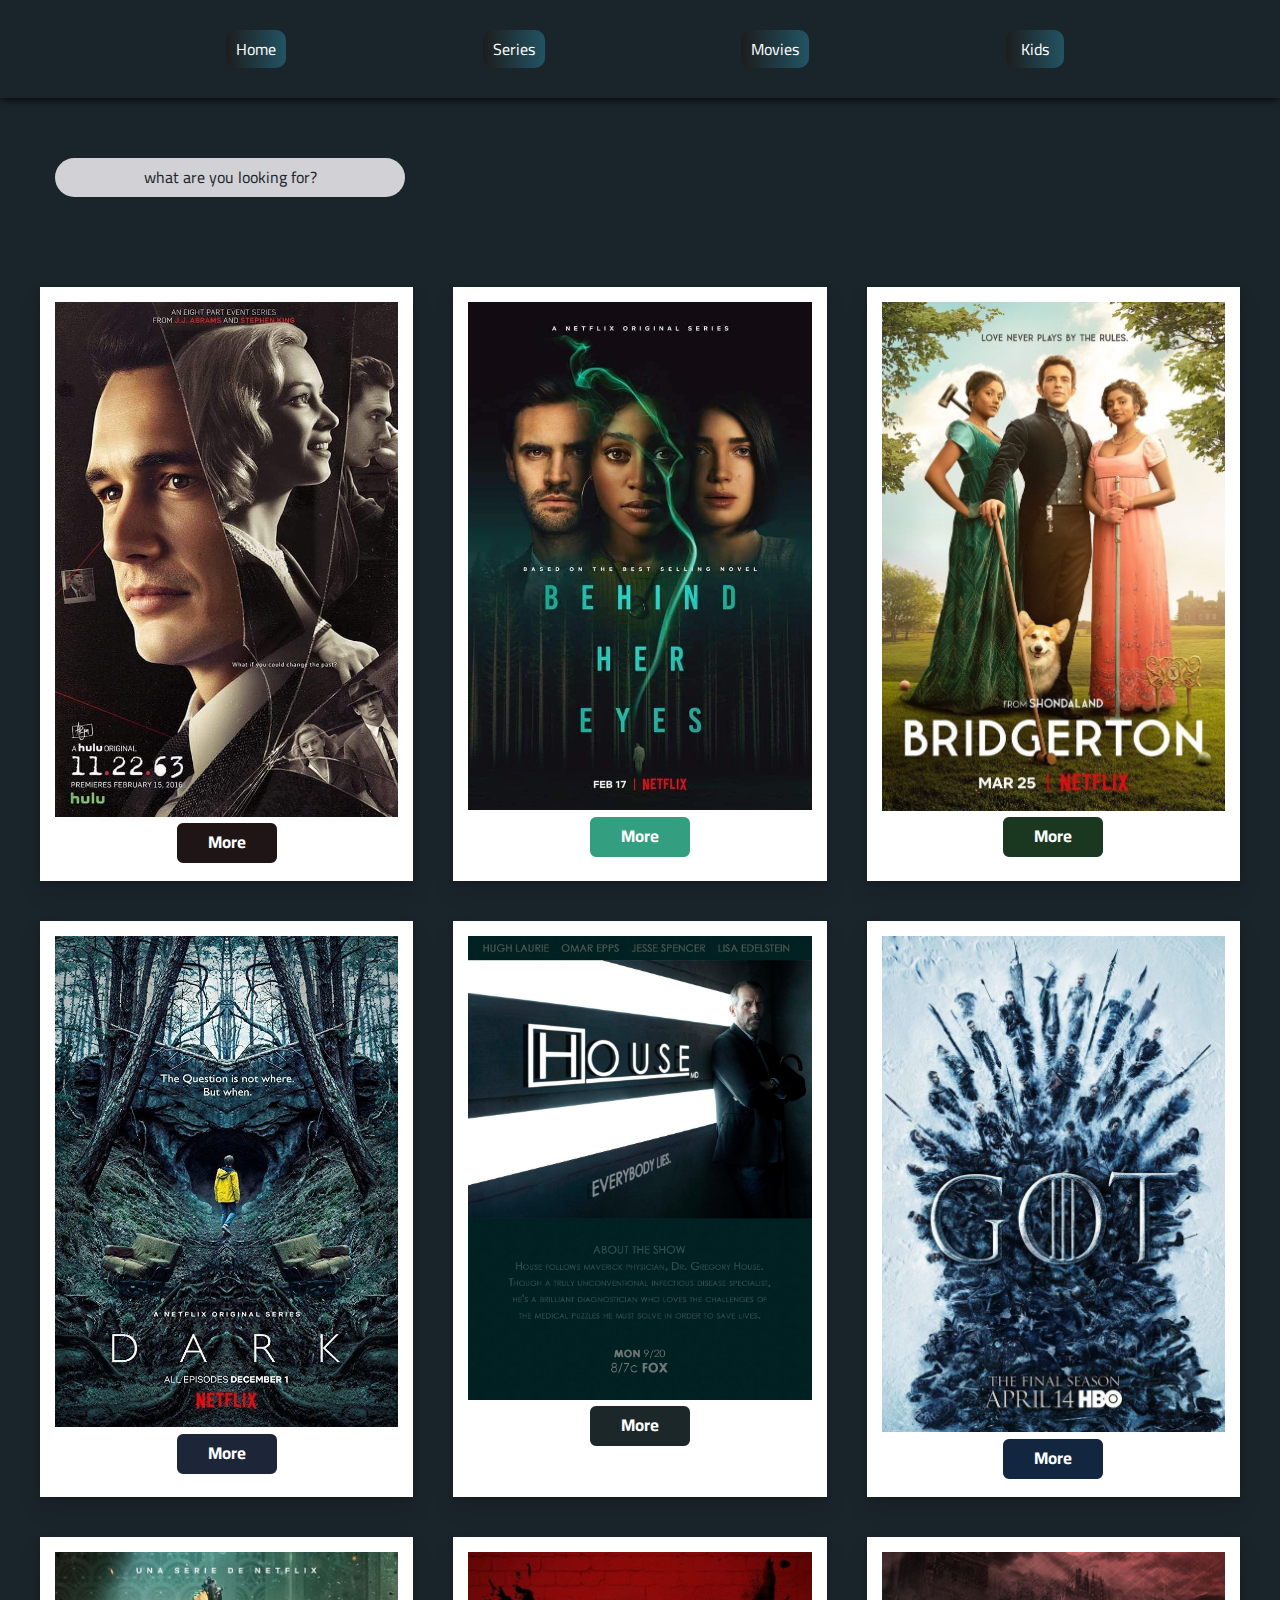
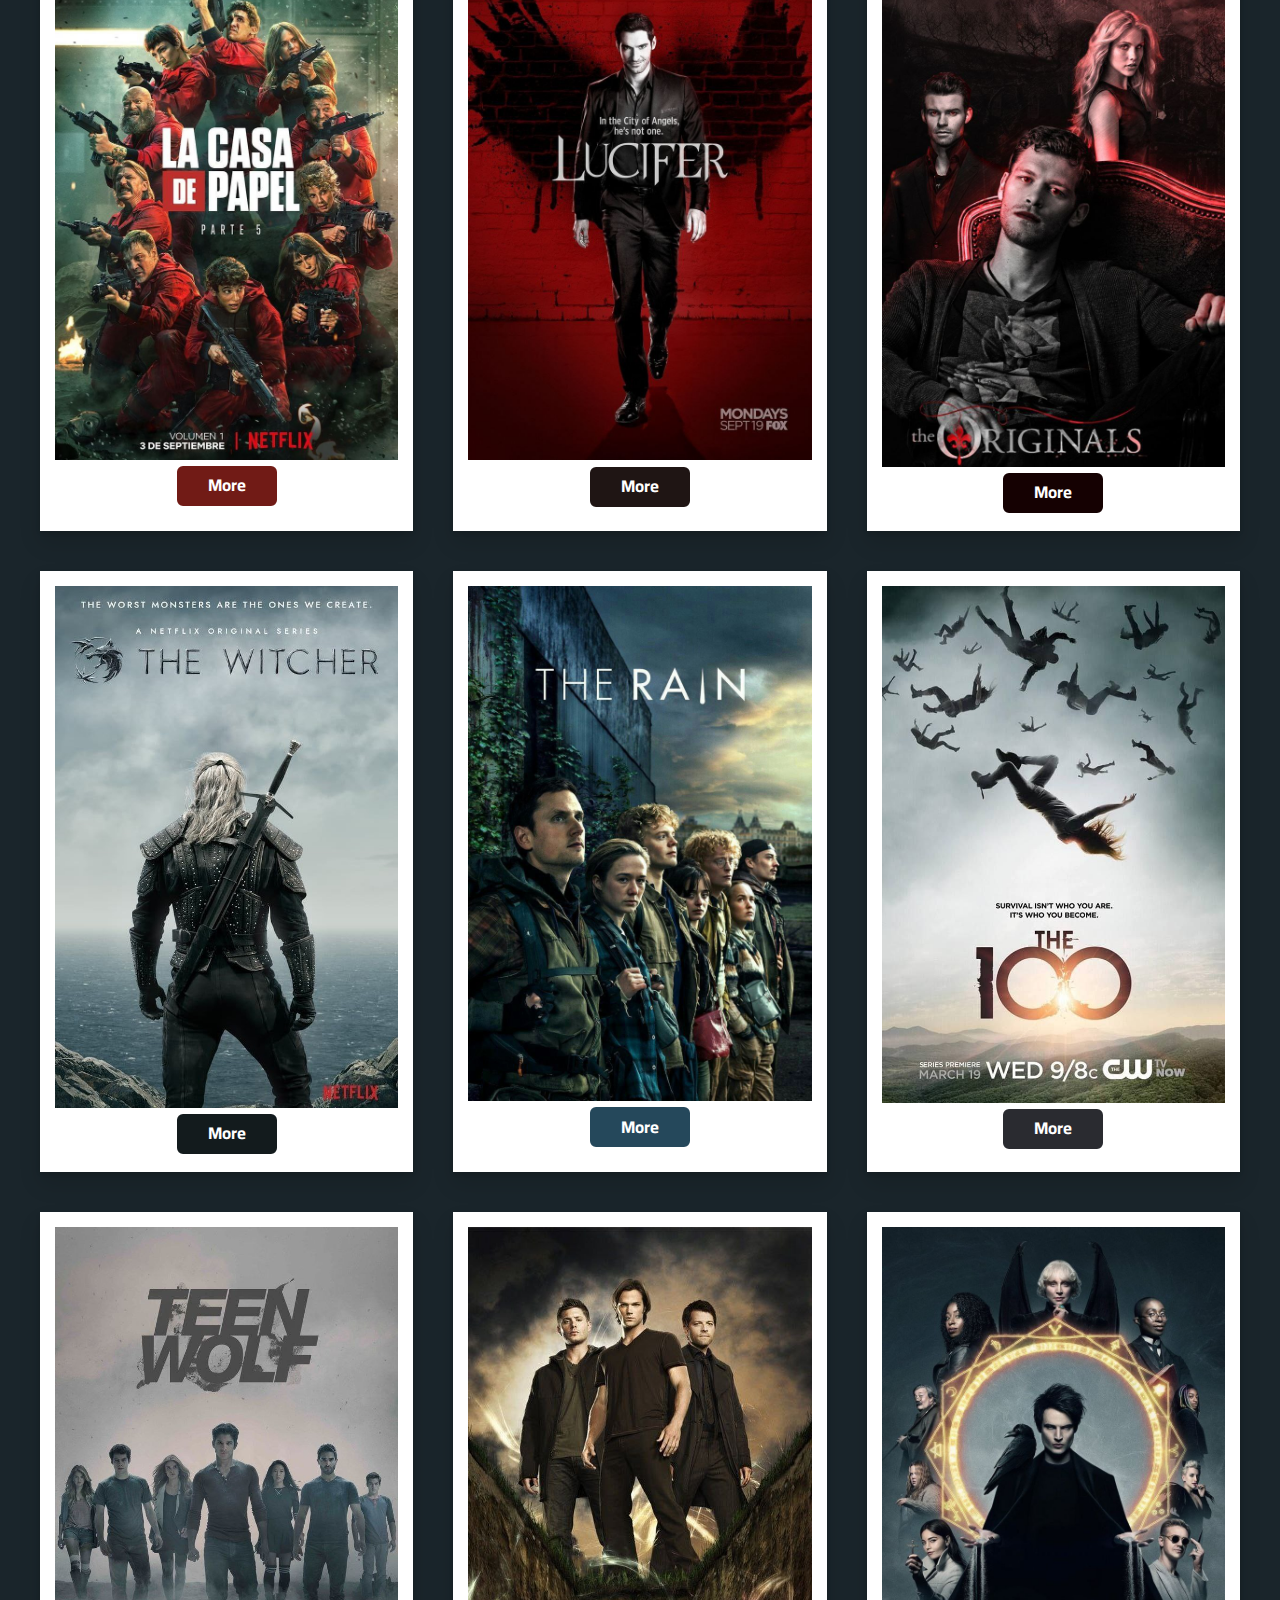
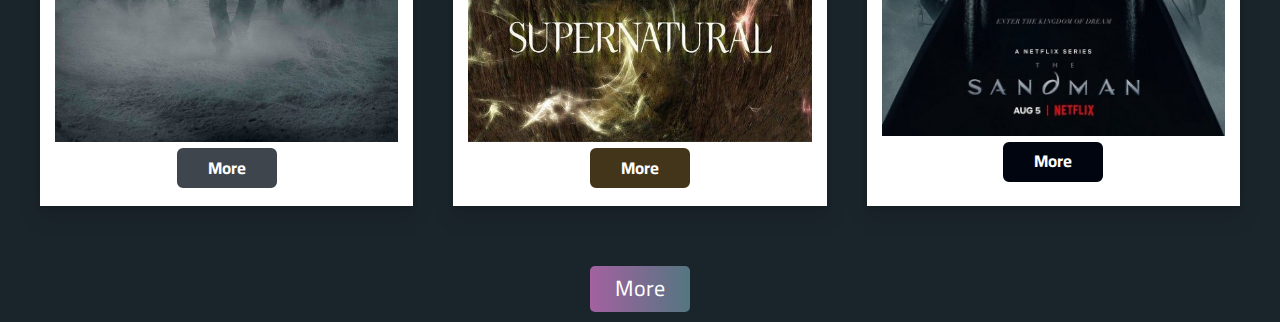
<file: series.html>
<!DOCTYPE html>
<html lang="en">
<head>
    <meta charset="UTF-8">
    <meta http-equiv="X-UA-Compatible" content="IE=edge">
    <meta name="viewport" content="width=device-width, initial-scale=1.0">
    <title>MOVIES</title>
    <link rel="stylesheet" href="css/normalize.css">
    <link rel="stylesheet" href="css/style.css">

    <link rel="stylesheet" href="css/all.min.css">
    <link rel="preconnect" href="https://fonts.googleapis.com" />
    <link rel="preconnect" href="https://fonts.gstatic.com" crossorigin />
    <link href="https://fonts.googleapis.com/css2?family=Cairo:wght@300;400;700&display=swap" rel="stylesheet" />
    <script defer src="script.js"></script>
</head>
<body>
<!-- heeader -->
<div class="header">
    <div class="container">
        <div class="menu">
            <ul>
                <li><a href="index.html">home</a></li>
                <li><a href="series.html">series</a></li>
                <li><a href="movie.html">movies</a></li>
                <li><a href="kids.html">kids</a></li>
            </ul>
        </div>    
    </div>
</div>

<!-- search -->
<div class="search">
    <div class="container">
    <form action="">
        <input type="text" id="searchuser" placeholder="what are you looking for?" class="searchs" >
    </form>
    </div>
</div>

<!-- series -->
<div class="series">
    <div class="container">
        <div class="box">
            <div class="image">
                <img src="img/11.22.63.jpg" alt="">
            </div>
            <button  data-modal-target="#modal36" id="more36"> More</button>
        </div>
        <div class="box">
            <div class="image">
                <img src="img/behind her eyes.jpg" alt="">
            </div>
            <button  data-modal-target="#modal37" id="more37"> More</button>
        </div>
        <div class="box">
            <div class="image">
                <img src="img/bridgerton.jpg" alt="">
            </div>
            <button  data-modal-target="#modal38" id="more38"> More</button>
        </div>
        <div class="box">
            <div class="image">
                <img src="img/dark.jpg" alt="">
            </div>
            <button  data-modal-target="#modal39" id="more39"> More</button>
        </div>
        <div class="box">
            <div class="image">
                <img src="img/house md.jpg" alt="">
            </div>
            <button  data-modal-target="#modal41" id="more41"> More</button>
        </div>
        <div class="box">
            <div class="image">
                <img src="img/got.jpg" alt="">
            </div>
            <button  data-modal-target="#modal40" id="more40"> More</button>
        </div>
        <div class="box">
            <div class="image">
                <img src="img/la casa.jpg" alt="">
            </div>
            <button  data-modal-target="#modal42" id="more42"> More</button>
        </div>
        <div class="box">
            <div class="image">
                <img src="img/lucifer.jpg" alt="">
            </div>
            <button  data-modal-target="#modal43" id="more43"> More</button>
        </div>
        <div class="box">
            <div class="image">
                <img src="img/originals.jpg" alt="">
            </div>
            <button  data-modal-target="#modal44" id="more44"> More</button>
        </div>
        <div class="box">
            <div class="image">
                <img src="img/the witcher.jpg" alt="">
            </div>
            <button  data-modal-target="#modal45" id="more45"> More</button>
        </div>
        <div class="box">
            <div class="image">
                <img src="img/the rain.jpg" alt="">
            </div>
            <button  data-modal-target="#modal46" id="more46"> More</button>
        </div>
        <div class="box">
            <div class="image">
                <img src="img/the 100.jpg" alt="">
            </div>
            <button  data-modal-target="#modal47" id="more47"> More</button>
        </div>
        <div class="box">
            <div class="image">
                <img src="img/teen wolf.jpg" alt="">
            </div>
            <button  data-modal-target="#modal48" id="more48"> More</button>
        </div>
        <div class="box">
            <div class="image">
                <img src="img/supernatural.jpg" alt="">
            </div>
            <button  data-modal-target="#modal49" id="more49"> More</button>
        </div>
        <div class="box">
            <div class="image">
                <img src="img/sand man.jpg" alt="">
            </div>
            <button  data-modal-target="#modal50" id="more50"> More</button>
        </div>
    </div>
</div>

<!-- button -->
<div class="btn">
    <button class="lastmore">More</button>
</div>

<!-- modal36 -->
<div class="modal" id="modal36">
    <div class="prev">preview</div>
    <button  data-close-button class="close">&times;</button>
    <div class="name">
        <pre>Name      :    11.22.63</pre>
    </div>
    <hr>
    <div class="type">
        <pre>Type      :   fiction , mysteries , romance </pre>
    </div>
    <hr>
    <div class="language">
        <pre>Language  :   English</pre>
    </div>
    <hr>
    <div class="quality">
        <pre>Quality   :   1080p</pre>
    </div>
    <hr>
    <div class="story">
       <pre>The Story  :
        A high school teacher travels back in 
        time to prevent John F. Kennedy's assassination.
    </pre>
    </div>
    <hr>
    <div class="trailer">
        <pre>Trailer   :    <a href="https://youtu.be/iBIWv7ExUS4" class="watch36" target="_blank">watch</a></pre>
    </div>
    <hr>
    <div class="form1">
        <form action="">
            <label for="seeson">Season 1</label>
            <select name="seeson 1" id="season1">
            <option value="watch">watch</option>
            <option value="Download">Download</option>
            </select>
        </form>
    </div>
        <button class="go36">GO</button>
</div>
<div id="overlay"></div>


<!-- modal37 -->
<div class="modal" id="modal37">
    <div class="prev">preview</div>
    <button  data-close-button class="close">&times;</button>
    <div class="name">
        <pre>Name      :    Behind Her Eyes</pre>
    </div>
    <hr>
    <div class="type">
        <pre>Type      :   fiction , mysteries  </pre>
    </div>
    <hr>
    <div class="language">
        <pre>Language  :   English</pre>
    </div>
    <hr>
    <div class="quality">
        <pre>Quality   :   1080p</pre>
    </div>
    <hr>
    <div class="story">
       <pre>The Story  :
        Louise is a single mother living in London 
        and working as a receptionist in a psychiatry
        practice. One night she meets a handsome man, 
        David, in a bar and they kiss. 
    </pre>
    </div>
    <hr>
    <div class="trailer">
        <pre>Trailer   :    <a href="https://youtu.be/c4LtoWQaLxk" class="watch37" target="_blank">watch</a></pre>
    </div>
    <hr>
    <div class="form1">
        <form action="">
            <label for="seeson">Season 1</label>
            <select name="seeson 1" id="season1">
            <option value="watch">watch</option>
            <option value="Download">Download</option>
            </select>
        </form>
    </div>
        <button class="go37">GO</button>
</div>
<div id="overlay"></div>

<!-- modal38 -->
<div class="modal" id="modal38">
    <div class="prev">preview</div>
    <button  data-close-button class="close">&times;</button>
    <div class="name">
        <pre>Name      :    bridgerton</pre>
    </div>
    <hr>
    <div class="type">
        <pre>Type      :   drama , family  </pre>
    </div>
    <hr>
    <div class="language">
        <pre>Language  :   English</pre>
    </div>
    <hr>
    <div class="quality">
        <pre>Quality   :   1080p</pre>
    </div>
    <hr>
    <div class="story">
       <pre>The Story  :
        
       Based on the book series by Julia Quinn, 
       it is Shondaland's first scripted show for Netflix.
        It revolves around the eponymous Bridgerto
        n family and is set in
    </pre>
    </div>
    <hr>
    <div class="trailer">
        <pre>Trailer   :    <a href="https://youtu.be/gpv7ayf_tyE" class="watch38" target="_blank">watch</a></pre>
    </div>
    <hr>
    <div class="form1">
        <form action="">
            <label for="seeson">Season 1</label>
            <select name="seeson 1" id="season1">
            <option value="watch">watch</option>
            <option value="Download">Download</option>
            </select>
        </form>
    </div>
    <div class="form2">
            <form action="">
                <label for="seeson">Season 2</label>
                <select name="seeson 2" id="season2">
                <option value="watch">watch</option>
                <option value="Download">Download</option>
                </select>
            </form>
        </div>
        <div class="form3">
        <form action="">
            <label for="seeson">Season 3</label>
            <select name="seeson 3" id="season3">
            <option value="watch">watch</option>
            <option value="Download">Download</option>
            </select>
        </form>
    </div>
            <button class="go38">GO</button>
</div>
<div id="overlay"></div>

<!-- modal39--->
<div class="modal" id="modal39">
    <div class="prev">preview</div>
    <button  data-close-button class="close">&times;</button>
    <div class="name">
        <pre>Name      :    dark</pre>
    </div>
    <hr>
    <div class="type">
        <pre>Type      :   fiction , mysteries  </pre>
    </div>
    <hr>
    <div class="language">
        <pre>Language  :   English</pre>
    </div>
    <hr>
    <div class="quality">
        <pre>Quality   :   1080p</pre>
    </div>
    <hr>
    <div class="story">
       <pre>The Story  :
        The story follows characters from
        the fictional village of Winden, Germany,
        as they pursue the truth in 
        the aftermath of a child's disappearance
    </pre>
    </div>
    <hr>
    <div class="trailer">
        <pre>Trailer   :    <a href="https://youtu.be/rrwycJ08PSA" class="watch39" target="_blank">watch</a></pre>
    </div>
    <hr>
    <div class="form1">
        <form action="">
            <label for="seeson">Season 1</label>
            <select name="seeson 1" id="season1">
            <option value="watch">watch</option>
            <option value="Download">Download</option>
            </select>
        </form>
    </div>
    <div class="form2">
            <form action="">
                <label for="seeson">Season 2</label>
                <select name="seeson 2" id="season2">
                <option value="watch">watch</option>
                <option value="Download">Download</option>
                </select>
            </form>
        </div>
        <div class="form3">
        <form action="">
            <label for="seeson">Season 3</label>
            <select name="seeson 3" id="season3">
            <option value="watch">watch</option>
            <option value="Download">Download</option>
            </select>
        </form>
    </div>
            <button class="go39">GO</button>
</div>
<div id="overlay"></div>

<!-- modal40--->
<div class="modal" id="modal40">
    <div class="prev">preview</div>
    <button  data-close-button class="close">&times;</button>
    <div class="name">
        <pre>Name      :   got </pre>
    </div>
    <hr>
    <div class="type">
        <pre>Type      :   fiction , drama , excitement  </pre>
    </div>
    <hr>
    <div class="language">
        <pre>Language  :   English</pre>
    </div>
    <hr>
    <div class="quality">
        <pre>Quality   :   1080p</pre>
    </div>
    <hr>
    <div class="story">
       <pre>The Story  :
        Game of Thrones is an HBO series that tells 
        the story of a medieval country's civil war
    </pre>
    </div>
    <hr>
    <div class="trailer">
        <pre>Trailer   :    <a href="https://youtu.be/2EsQ8vWPyHs" class="watch40" target="_blank">watch</a></pre>
    </div>
    <hr>
    <div class="form1">
        <form action="">
            <label for="seeson">Season 1</label>
            <select name="seeson 1" id="season1">
            <option value="watch">watch</option>
            <option value="Download">Download</option>
            </select>
        </form>
    </div>
    <div class="form2">
            <form action="">
                <label for="seeson">Season 2</label>
                <select name="seeson 2" id="season2">
                <option value="watch">watch</option>
                <option value="Download">Download</option>
                </select>
            </form>
        </div>
        <div class="form3">
        <form action="">
            <label for="seeson">Season 3</label>
            <select name="seeson 3" id="season3">
            <option value="watch">watch</option>
            <option value="Download">Download</option>
            </select>
        </form>
    </div>
<div class="form4">
    <form action="">
        <label for="seeson">Season 4</label>
        <select name="seeson 4" id="season4">
        <option value="watch">watch</option>
        <option value="Download">Download</option>
        </select>
    </form>
</div>
        <button class="go40">GO</button>
</div>
<div id="overlay"></div>

<!-- modal41--->
<div class="modal" id="modal41">
    <div class="prev">preview</div>
    <button  data-close-button class="close">&times;</button>
    <div class="name">
        <pre>Name      :   house </pre>
    </div>
    <hr>
    <div class="type">
        <pre>Type      :   drama , excitement  </pre>
    </div>
    <hr>
    <div class="language">
        <pre>Language  :   English</pre>
    </div>
    <hr>
    <div class="quality">
        <pre>Quality   :   1080p</pre>
    </div>
    <hr>
    <div class="story">
       <pre>The Story  :
        House of Gucci is Ridley Scott's
        controversial crime drama based on 
        the true story of Patrizia
    </pre>
    </div>
    <hr>
    <div class="trailer">
        <pre>Trailer   :    <a href="https://youtu.be/DotnJ7tTA34" class="watch41" target="_blank">watch</a></pre>
    </div>
    <hr>
    <div class="form1">
        <form action="">
            <label for="seeson">Season 1</label>
            <select name="seeson 1" id="season1">
            <option value="watch">watch</option>
            <option value="Download">Download</option>
            </select>
        </form>
    </div>
    <div class="form2">
            <form action="">
                <label for="seeson">Season 2</label>
                <select name="seeson 2" id="season2">
                <option value="watch">watch</option>
                <option value="Download">Download</option>
                </select>
            </form>
        </div>
        <div class="form3">
        <form action="">
            <label for="seeson">Season 3</label>
            <select name="seeson 3" id="season3">
            <option value="watch">watch</option>
            <option value="Download">Download</option>
            </select>
        </form>
    </div>
<div class="form4">
    <form action="">
        <label for="seeson">Season 4</label>
        <select name="seeson 4" id="season4">
        <option value="watch">watch</option>
        <option value="Download">Download</option>
        </select>
    </form>
</div>
        <button class="go41">GO</button>
</div>
<div id="overlay"></div>

<!-- modal42--->
<div class="modal" id="modal42">
    <div class="prev">preview</div>
    <button  data-close-button class="close">&times;</button>
    <div class="name">
        <pre>Name      :   la cassa </pre>
    </div>
    <hr>
    <div class="type">
        <pre>Type      :   drama , mysteries  </pre>
    </div>
    <hr>
    <div class="language">
        <pre>Language  :   English</pre>
    </div>
    <hr>
    <div class="quality">
        <pre>Quality   :   1080p</pre>
    </div>
    <hr>
    <div class="story">
       <pre>The Story  :
        The short answer? No, the plots
        are totally fictional. However,
        there are important aspects of the show
        that are rooted in history, art, and philosophy.
    </pre>
    </div>
    <hr>
    <div class="trailer">
        <pre>Trailer   :    <a href="https://youtu.be/_InqQJRqGW4" class="watch42" target="_blank">watch</a></pre>
    </div>
    <hr>
    <div class="form1">
        <form action="">
            <label for="seeson">Season 1</label>
            <select name="seeson 1" id="season1">
            <option value="watch">watch</option>
            <option value="Download">Download</option>
            </select>
        </form>
    </div>
    <div class="form2">
            <form action="">
                <label for="seeson">Season 2</label>
                <select name="seeson 2" id="season2">
                <option value="watch">watch</option>
                <option value="Download">Download</option>
                </select>
            </form>
        </div>
        <div class="form3">
        <form action="">
            <label for="seeson">Season 3</label>
            <select name="seeson 3" id="season3">
            <option value="watch">watch</option>
            <option value="Download">Download</option>
            </select>
        </form>
    </div>
<div class="form4">
    <form action="">
        <label for="seeson">Season 4</label>
        <select name="seeson 4" id="season4">
        <option value="watch">watch</option>
        <option value="Download">Download</option>
        </select>
    </form>
</div>
        <button class="go42">GO</button>
</div>
<div id="overlay"></div>

<!-- modal43--->
<div class="modal" id="modal43">
    <div class="prev">preview</div>
    <button  data-close-button class="close">&times;</button>
    <div class="name">
        <pre>Name      :   lucifer </pre>
    </div>
    <hr>
    <div class="type">
        <pre>Type      :   drama , mysteries , action  </pre>
    </div>
    <hr>
    <div class="language">
        <pre>Language  :   English</pre>
    </div>
    <hr>
    <div class="quality">
        <pre>Quality   :   1080p</pre>
    </div>
    <hr>
    <div class="story">
       <pre>The Story  :
        Lucifer is one of various figures in folklore
        associated with the planet Venus.
        The entity's name was subsequently
    </pre>
    </div>
    <hr>
    <div class="trailer">
        <pre>Trailer   :    <a href="https://youtu.be/X4bF_quwNtw" class="watch43" target="_blank">watch</a></pre>
    </div>
    <hr>
    <div class="form1">
        <form action="">
            <label for="seeson">Season 1</label>
            <select name="seeson 1" id="season1">
            <option value="watch">watch</option>
            <option value="Download">Download</option>
            </select>
        </form>
    </div>
    <div class="form2">
            <form action="">
                <label for="seeson">Season 2</label>
                <select name="seeson 2" id="season2">
                <option value="watch">watch</option>
                <option value="Download">Download</option>
                </select>
            </form>
        </div>
        <div class="form3">
        <form action="">
            <label for="seeson">Season 3</label>
            <select name="seeson 3" id="season3">
            <option value="watch">watch</option>
            <option value="Download">Download</option>
            </select>
        </form>
    </div>

<div class="form4">
    <form action="">
        <label for="seeson">Season 4</label>
        <select name="seeson 4" id="season4">
        <option value="watch">watch</option>
        <option value="Download">Download</option>
        </select>
    </form>
</div>
<div class="form5">
    <form action="">
        <label for="seeson">Season 5</label>
        <select name="seeson 5" id="season5">
        <option value="watch">watch</option>
        <option value="Download">Download</option>
        </select>
    </form>
</div>
        <button class="go43">GO</button>
</div>
<div id="overlay"></div>

<!-- modal44--->
<div class="modal" id="modal44">
    <div class="prev">preview</div>
    <button  data-close-button class="close">&times;</button>
    <div class="name">
        <pre>Name      :   the originals </pre>
    </div>
    <hr>
    <div class="type">
        <pre>Type      :   drama , mysteries   </pre>
    </div>
    <hr>
    <div class="language">
        <pre>Language  :   English</pre>
    </div>
    <hr>
    <div class="quality">
        <pre>Quality   :   1080p</pre>
    </div>
    <hr>
    <div class="story">
       <pre>The Story  :
        The Originals were created around
        the turn of the 11th century,
        when Mikael, the father of the Originals,
        wanted to find a way through magic

    </pre>
    </div>
    <hr>
    <div class="trailer">
        <pre>Trailer   :    <a href="https://youtu.be/GXrDYboUnnw" class="watch44" target="_blank">watch</a></pre>
    </div>
    <hr>
    <div class="form1">
        <form action="">
            <label for="seeson">Season 1</label>
            <select name="seeson 1" id="season1">
            <option value="watch">watch</option>
            <option value="Download">Download</option>
            </select>
        </form>
    </div>
    <div class="form2">
            <form action="">
                <label for="seeson">Season 2</label>
                <select name="seeson 2" id="season2">
                <option value="watch">watch</option>
                <option value="Download">Download</option>
                </select>
            </form>
        </div>
        <div class="form3">
        <form action="">
            <label for="seeson">Season 3</label>
            <select name="seeson 3" id="season3">
            <option value="watch">watch</option>
            <option value="Download">Download</option>
            </select>
        </form>
    </div>

<div class="form4">
    <form action="">
        <label for="seeson">Season 4</label>
        <select name="seeson 4" id="season4">
        <option value="watch">watch</option>
        <option value="Download">Download</option>
        </select>
    </form>
</div>
<div class="form5">
    <form action="">
        <label for="seeson">Season 5</label>
        <select name="seeson 5" id="season5">
        <option value="watch">watch</option>
        <option value="Download">Download</option>
        </select>
    </form>
</div>
        <button class="go44">GO</button>
</div>
<div id="overlay"></div>

<!-- modal45--->
<div class="modal" id="modal45">
    <div class="prev">preview</div>
    <button  data-close-button class="close">&times;</button>
    <div class="name">
        <pre>Name      :   the witcher </pre>
    </div>
    <hr>
    <div class="type">
        <pre>Type      :   drama , mysteries , action  </pre>
    </div>
    <hr>
    <div class="language">
        <pre>Language  :   English</pre>
    </div>
    <hr>
    <div class="quality">
        <pre>Quality   :   1080p</pre>
    </div>
    <hr>
    <div class="story">
       <pre>The Story  :
        House of Gucci is Ridley Scott's
        controversial crime drama 
        based on the true story of 
        Patrizia Reggiani andthe events 
    </pre>
    </div>
    <hr>
    <div class="trailer">
        <pre>Trailer   :    <a href="https://youtu.be/GXrDYboUnnw" class="watch45" target="_blank">watch</a></pre>
    </div>
    <hr>
    <div class="form1">
        <form action="">
            <label for="seeson">Season 1</label>
            <select name="seeson 1" id="season1">
            <option value="watch">watch</option>
            <option value="Download">Download</option>
            </select>
        </form>
    </div>
    <div class="form2">
            <form action="">
                <label for="seeson">Season 2</label>
                <select name="seeson 2" id="season2">
                <option value="watch">watch</option>
                <option value="Download">Download</option>
                </select>
            </form>
        </div>
        <div class="form3">
        <form action="">
            <label for="seeson">Season 3</label>
            <select name="seeson 3" id="season3">
            <option value="watch">watch</option>
            <option value="Download">Download</option>
            </select>
        </form>
    </div>

<div class="form4">
    <form action="">
        <label for="seeson">Season 4</label>
        <select name="seeson 4" id="season4">
        <option value="watch">watch</option>
        <option value="Download">Download</option>
        </select>
    </form>
</div>
<div class="form5">
    <form action="">
        <label for="seeson">Season 5</label>
        <select name="seeson 5" id="season5">
        <option value="watch">watch</option>
        <option value="Download">Download</option>
        </select>
    </form>
</div>
        <button class="go45">GO</button>
</div>
<div id="overlay"></div>

<!-- modal46--->
<div class="modal" id="modal46">
    <div class="prev">preview</div>
    <button  data-close-button class="close">&times;</button>
    <div class="name">
        <pre>Name      :   the rain </pre>
    </div>
    <hr>
    <div class="type">
        <pre>Type      :   drama , excitement , action  </pre>
    </div>
    <hr>
    <div class="language">
        <pre>Language  :   English</pre>
    </div>
    <hr>
    <div class="quality">
        <pre>Quality   :   1080p</pre>
    </div>
    <hr>
    <div class="story">
       <pre>The Story  :
        A deadly virus spread by rainfall forces 
        siblings Simone and Rasmus
        and their parents to seek refuge in a 
        well-equipped underground bunker.
    </pre>
    </div>
    <hr>
    <div class="trailer">
        <pre>Trailer   :    <a href="https://youtu.be/GXrDYboUnnw" class="watch46" target="_blank">watch</a></pre>
    </div>
    <hr>
    <div class="form1">
        <form action="">
            <label for="seeson">Season 1</label>
            <select name="seeson 1" id="season1">
            <option value="watch">watch</option>
            <option value="Download">Download</option>
            </select>
        </form>
    </div>
    <div class="form2">
            <form action="">
                <label for="seeson">Season 2</label>
                <select name="seeson 2" id="season2">
                <option value="watch">watch</option>
                <option value="Download">Download</option>
                </select>
            </form>
        </div>
        <div class="form3">
        <form action="">
            <label for="seeson">Season 3</label>
            <select name="seeson 3" id="season3">
            <option value="watch">watch</option>
            <option value="Download">Download</option>
            </select>
        </form>
    </div>
        <button class="go46">GO</button>
</div>
<div id="overlay"></div>

<!-- modal47--->
<div class="modal" id="modal47">
    <div class="prev">preview</div>
    <button  data-close-button class="close">&times;</button>
    <div class="name">
        <pre>Name      :   the 100 </pre>
    </div>
    <hr>
    <div class="type">
        <pre>Type      :   drama , excitement , action  </pre>
    </div>
    <hr>
    <div class="language">
        <pre>Language  :   English</pre>
    </div>
    <hr>
    <div class="quality">
        <pre>Quality   :   1080p</pre>
    </div>
    <hr>
    <div class="story">
       <pre>The Story  :
        Set 97 years after a nuclear
        war destroyed civilization,
        when a spaceship housing
        humanity's lone survivors
    </pre>
    </div>
    <hr>
    <div class="trailer">
        <pre>Trailer   :    <a href="https://youtu.be/ia1Fbg96vL0" class="watch47" target="_blank">watch</a></pre>
    </div>
    <hr>
    <div class="form1">
        <form action="">
            <label for="seeson">Season 1</label>
            <select name="seeson 1" id="season1">
            <option value="watch">watch</option>
            <option value="Download">Download</option>
            </select>
        </form>
    </div>
    <div class="form2">
            <form action="">
                <label for="seeson">Season 2</label>
                <select name="seeson 2" id="season2">
                <option value="watch">watch</option>
                <option value="Download">Download</option>
                </select>
            </form>
        </div>
        <div class="form3">
        <form action="">
            <label for="seeson">Season 3</label>
            <select name="seeson 3" id="season3">
            <option value="watch">watch</option>
            <option value="Download">Download</option>
            </select>
        </form>
    </div>
        <button class="go47">GO</button>
</div>
<div id="overlay"></div>

<!-- modal48--->
<div class="modal" id="modal48">
    <div class="prev">preview</div>
    <button  data-close-button class="close">&times;</button>
    <div class="name">
        <pre>Name      :   teen wolf </pre>
    </div>
    <hr>
    <div class="type">
        <pre>Type      :   drama , excitement , action  </pre>
    </div>
    <hr>
    <div class="language">
        <pre>Language  :   English</pre>
    </div>
    <hr>
    <div class="quality">
        <pre>Quality   :   1080p</pre>
    </div>
    <hr>
    <div class="story">
       <pre>The Story  :
        Teen Wolf revolves around Scott McCall,
        a high school student living in the fictional
        California town of Beacon Hills.
    </pre>
    </div>
    <hr>
    <div class="trailer">
        <pre>Trailer   :    <a href="https://youtu.be/1y3rflTTjeI" class="watch48" target="_blank">watch</a></pre>
    </div>
    <hr>
    <div class="form1">
        <form action="">
            <label for="seeson">Season 1</label>
            <select name="seeson 1" id="season1">
            <option value="watch">watch</option>
            <option value="Download">Download</option>
            </select>
        </form>
    </div>
    <div class="form2">
            <form action="">
                <label for="seeson">Season 2</label>
                <select name="seeson 2" id="season2">
                <option value="watch">watch</option>
                <option value="Download">Download</option>
                </select>
            </form>
        </div>
        <div class="form3">
        <form action="">
            <label for="seeson">Season 3</label>
            <select name="seeson 3" id="season3">
            <option value="watch">watch</option>
            <option value="Download">Download</option>
            </select>
        </form>
    </div>
        <button class="go48">GO</button>
</div>
<div id="overlay"></div>

<!-- modal49--->
<div class="modal" id="modal49">
    <div class="prev">preview</div>
    <button  data-close-button class="close">&times;</button>
    <div class="name">
        <pre>Name      :   supernatural</pre>
    </div>
    <hr>
    <div class="type">
        <pre>Type      :   drama , mysteries , action  </pre>
    </div>
    <hr>
    <div class="language">
        <pre>Language  :   English</pre>
    </div>
    <hr>
    <div class="quality">
        <pre>Quality   :   1080p</pre>
    </div>
    <hr>
    <div class="story">
       <pre>The Story  :
        The show follows brothers Sam and Dean Winchester,
        who travel across America in a black 1967
        Chevy Impala investigating
    </pre>
    </div>
    <hr>
    <div class="trailer">
        <pre>Trailer   :    <a href="https://youtu.be/t-775JyzDTk" class="watch49" target="_blank">watch</a></pre>
    </div>
    <hr>
    <div class="form1">
        <form action="">
            <label for="seeson">Season 1</label>
            <select name="seeson 1" id="season1">
            <option value="watch">watch</option>
            <option value="Download">Download</option>
            </select>
        </form>
    </div>
    <div class="form2">
            <form action="">
                <label for="seeson">Season 2</label>
                <select name="seeson 2" id="season2">
                <option value="watch">watch</option>
                <option value="Download">Download</option>
                </select>
            </form>
        </div>
        <button class="go49">GO</button>
</div>
<div id="overlay"></div>

<!-- modal50--->
<div class="modal" id="modal50">
    <div class="prev">preview</div>
    <button  data-close-button class="close">&times;</button>
    <div class="name">
        <pre>Name      :   Sandman</pre>
    </div>
    <hr>
    <div class="type">
        <pre>Type      :   drama , mysteries , action  </pre>
    </div>
    <hr>
    <div class="language">
        <pre>Language  :   English</pre>
    </div>
    <hr>
    <div class="quality">
        <pre>Quality   :   1080p</pre>
    </div>
    <hr>
    <div class="story">
       <pre>The Story  :This idiom became a 
        sinister story in the early 1800s.
        In his first written appearance in the German short 
        story, Der Sandmann by E.T.A. Hoffman,
    </pre>
    </div>
    <hr>
    <div class="trailer">
        <pre>Trailer   :    <a href="https://youtu.be/83ClbRPRDXU" class="watch50" target="_blank">watch</a></pre>
    </div>
    <hr>
    <div class="form1">
        <form action="">
            <label for="seeson">Season 1</label>
            <select name="seeson 1" id="season1">
            <option value="watch">watch</option>
            <option value="Download">Download</option>
            </select>
        </form>
    </div>
    <div class="form2">
            <form action="">
                <label for="seeson">Season 2</label>
                <select name="seeson 2" id="season2">
                <option value="watch">watch</option>
                <option value="Download">Download</option>
                </select>
            </form>
        </div>
        <button class="go50">GO</button>
</div>
<div id="overlay"></div>


</body>
</html>
</file>
<file: css/style.css>
*{
    box-sizing: border-box;
    -webkit-box-sizing: border-box;
    -moz-box-sizing: border-box;
    box-sizing: border-box;
}

*, *::after, *::before {
    box-sizing: border-box;
}

:root{
    --daredevil-color: #5c2525;
    --wednesday-color:rgb(35 35 53);
    --anne-color:rgb(103 47 28);
    --strangerthings-color:#3c4959;
    --moonknight-color:#070707;
    --loki-color:#0f250f;
    --spider-man-color:rgb(21 26 57);
    --mouse-color:rgb(67 84 154);
    --mr-robot-color:rgb(0 18 32);
    --black-panther-color:#3d4b53;
    --intersteller-color:#2e3346;
    --black-adam-color:#10150f;
    --fast-and-surious-color:#1f1f1f;
    --alice-in-wonderland-color:#1f1f1f;
    --avatar-color:#152d59;
    --big-mouth-color:#467f5e;
    --divergent-color:#07060b;
    --doctor-strange-color:#18202a;
    --free-guy-color:#051416;
    --friends-color:#927867;
    --good-doctor-color:#2b7bc8;
    --harry-poter-color:#3b5a5b;
    --home-alone-color:#52161b;
    --home-town-color:#a17842;
    --hunger-games-color:#e66a2d;
    --inception-color:#135e7b;
    --john-week-color:#135e7b;
    --little-women-color:#201519;
    --potc-color:#81674c;
    --pride-color:#b84217;
    --toet-color:#636846;
    --suits-color:black;
    --tvd-color:#6f1a15;
    --wanda-vision-color:#d89695;
    --werwwolof-color:#2b1c11;
    --wonder-color:#4a5420;
    --oneone-color:#1f1516;
    --behind-hereyes-color:#349e80;
    --bridgerton-color:#19381f;
    --dark-color:#1d2539;
    --got-color:#12263f;
    --house-color:#1c2729;
    --lacasa-color:#711b16;
    --lusifier-color:#1f1514;
    --originals-color:#150102;
    --witcher-color:#131b1d;
    --therain-color:#25485b;
    --the100-color:#2a2b30;
    --teenwolf-color:#3e454d;
    --supernatural-color:#43351a;
    --sandman-color:#010510;
    --a-beatifulmind-color:rgb(8 25 32);
    --ageofadaline-color:rgb(126 95 96);
    --anabelle-color:rgb(0 14 15);
    --ironman-color:rgb(148 27 15);
    --collateralbeauty-color:rgb(96 127 167);
    --captainamerica-color:rgb(8 43 91);
    --beginagain-color:rgb(59 68 80);
    --proposal-color:rgb(216 17 5);
    --princessdiaries-color:rgb(130 123 164);
    --starwars-color:rgb(2 6 25);
    --lion-color:rgb(42 18 17);
    --nowyouseeme-color:rgb(18 36 56);
    --lordofrings-color:rgb(69 60 42);
    --mazerunner-color:rgb(79 89 88);
    --antman-color:rgb(196 1 20);
    --bighero6-color:rgb(207 25 36);
    --brave-color:rgb(122 40 28);
    --coco-color:rgb(230 114 88);
    --coraline-color:rgb(56 59 132);
    --cropsepride-color:rgb(56 76 94);
    --encanto-color:rgb(78 161 131);
    --hoteltranslvnia-color:rgb(24 27 32);
    --insideout-color:rgb(66 43 113);
    --nutcracker-color:rgb(20 21 39);
    --pinocchio-color:rgb(50 66 112);
    --zootopia-color:rgb(144 179 220);
    --lionking-color:rgb(41 1 0);
    --incredibles-color:rgb(179 18 10);
    --gooddinasour-color:rgb(1 57 56);
    --klaus-color:rgb(71 47 11);
    --main-transition: 0.5s;
    --main-padding-top: 50px;
    --main-padding-bottom: 20px;
    --section-background: #1a252b;
}

html {
    scroll-behavior: smooth;
}

body{
    background: var(--section-background);
    font-family: "Cairo", sans-serif;
}

a{
    text-decoration: none;
}

ul{
    list-style: none;
    margin: 0;
    padding: 0;
}

.container{
    padding-top: 20px;
    padding-bottom: 20px;
    margin-left: 20px;
    margin-right: 20px;
}

.header{
position: relative;
background-color: var(--section-background);
-webkit-box-shadow: 0 0 10px black;
-moz-box-shadow: 0 0 10px black;
box-shadow: 0 0 10px black;
padding: 10px;
}

.header .container .menu ul{
    display: flex;
    align-items: center;
    justify-content: space-evenly;
}

.header .container .menu ul li {
    margin-left: 10px;
    background:linear-gradient(to left, rgb(34, 84, 100), rgb(29, 29, 29));
    padding: 10px;
    border-radius: 10px;
}

.header .container .menu ul li:last-child{
    padding: 10px 15px;
}

.header .container .menu ul li a{
    color: white;
    text-transform: capitalize;
}

.header .container .menu ul li a:hover{
    transition: var(--main-transition);
    background:linear-gradient(to right, rgb(34, 84, 100), rgb(29, 29, 29));
    padding: 8px;
    border-radius: 10px;
}

/* search  */
.search .container{
    display: flex;
    justify-content: space-between;
    padding: 20px;
}

.search{
    margin-top: 40px;
}

.search .searchs{
    border-radius: 50px;
    outline: none;
    border: none;
    background: rgba(229, 228, 233, 0.9);
    padding: 10px 50px;
    width: 350px;
    text-align: center;
    display: block;
    margin: 0 15px;
}
@media (max-width : 430px) {
    .search .searchs{
    width: 300px;
    padding: 10px 40px;
    }
}

.search .searchs::placeholder{
    color: var(--section-background);
}

/* home */
.home{
    margin: 0px 20px;
    padding-top: var(--main-padding-top);
    padding-bottom: var(--main-padding-bottom);
    position: relative;
    background-color: var(--section-background);
}

.home .container {
    display: grid;
    grid-template-columns: repeat(auto-fill, minmax(300px, 1fr));
    gap: 40px;
}

.home .box {
    padding: 15px;
    background-color: white;
    box-shadow: 0px 12px 20px 0px rgb(0 0 0 / 13%), 0px 2px 4px 0px rgb(0 0 0 / 12%);
}

.home .box .image {
    position: relative;
    overflow: hidden;
}

.home .box img{
    max-width: 100%;
    transition: var(--main-transition);
}

.home .box .image::before {
    content: "";
    position: absolute;
    top: 50%;
    left: 50%;
    transform: translate(-50%, -50%);
    background-color: rgb(255 255 255 / 20%);
    width: 0;
    height: 0;
    opacity: 0;
    z-index: 2;
}

.home .box .image:hover::before {
    animation: flashing 0.7s;
}

.home .box .image:hover img {
transform: rotate(5deg) scale(1.1);
}

#more button{
    display: block;
    margin: 3px auto;
}
.home #more{
    outline: none;
    cursor: pointer;
    width: 100px;
    height: 40px;
    background: var(--daredevil-color);
    border: 2px solid var(--daredevil-color);
    border-radius: 6px;
    margin: 6px 0 0 0;
    color: white;
    font-size: 17px;
    font-weight: bold;
    padding: 5px;
    display: block;
    margin: 3px auto;
}

/* transition */
@keyframes flashing {
    0%,
    40% {
      opacity: 1;
    }
    100% {
      opacity: 0;
      width: 200%;
      height: 200%;
    }
}


/* series */
.series{
    margin: 0px 20px 20px;
    padding-top: var(--main-padding-top);
    padding-bottom: var(--main-padding-bottom);
    position: relative;
    background-color: var(--section-background);
}

.series .container {
    display: grid;
    grid-template-columns: repeat(auto-fill, minmax(300px, 1fr));
    gap: 40px;
}

.series .box {
    padding: 15px;
    background-color: white;
    box-shadow: 0px 12px 20px 0px rgb(0 0 0 / 13%), 0px 2px 4px 0px rgb(0 0 0 / 12%);
}

.series .box .image {
    position: relative;
    overflow: hidden;
}

.series .box img{
    max-width: 100%;
    transition: var(--main-transition);
}

.series .box .image::before {
    content: "";
    position: absolute;
    top: 50%;
    left: 50%;
    transform: translate(-50%, -50%);
    background-color: rgb(255 255 255 / 20%);
    width: 0;
    height: 0;
    opacity: 0;
    z-index: 2;
}

.series .box .image:hover::before {
    animation: flashing 0.7s;
}

.series .box .image:hover img {
transform: rotate(5deg) scale(1.1);
}


/* movies */
.movies{
    margin: 0px 20px 20px;
    padding-top: var(--main-padding-top);
    padding-bottom: var(--main-padding-bottom);
    position: relative;
    background-color: var(--section-background);
}

.movies .container {
    display: grid;
    grid-template-columns: repeat(auto-fill, minmax(300px, 1fr));
    gap: 40px;
}

.movies .box {
    padding: 15px;
    background-color: white;
    box-shadow: 0px 12px 20px 0px rgb(0 0 0 / 13%), 0px 2px 4px 0px rgb(0 0 0 / 12%);
}

.movies .box .image {
    position: relative;
    overflow: hidden;
}

.movies .box img{
    max-width: 100%;
    transition: var(--main-transition);
}

.movies .box .image::before {
    content: "";
    position: absolute;
    top: 50%;
    left: 50%;
    transform: translate(-50%, -50%);
    background-color: rgb(255 255 255 / 20%);
    width: 0;
    height: 0;
    opacity: 0;
    z-index: 2;
}

.movies .box .image:hover::before {
    animation: flashing 0.7s;
}

.movies .box .image:hover img {
transform: rotate(5deg) scale(1.1);
}

/* kids */
.kids{
    margin: 0px 20px 20px;
    padding-top: var(--main-padding-top);
    padding-bottom: var(--main-padding-bottom);
    position: relative;
    background-color: var(--section-background);
}

.kids .container {
    display: grid;
    grid-template-columns: repeat(auto-fill, minmax(300px, 1fr));
    gap: 40px;
}

.kids .box {
    padding: 15px;
    background-color: white;
    box-shadow: 0px 12px 20px 0px rgb(0 0 0 / 13%), 0px 2px 4px 0px rgb(0 0 0 / 12%);
}

.kids .box .image {
    position: relative;
    overflow: hidden;
}

.kids .box img{
    max-width: 100%;
    transition: var(--main-transition);
}

.kids .box .image::before {
    content: "";
    position: absolute;
    top: 50%;
    left: 50%;
    transform: translate(-50%, -50%);
    background-color: rgb(255 255 255 / 20%);
    width: 0;
    height: 0;
    opacity: 0;
    z-index: 2;
}

.kids .box .image:hover::before {
    animation: flashing 0.7s;
}

.kids .box .image:hover img {
transform: rotate(5deg) scale(1.1);
}

/* btn more */
.btn .lastmore{
    border: none;
    outline: none;
    background: linear-gradient(to left, rgb(84, 118, 129), rgb(163, 97, 160));
    color: white;
    padding: 10px;
    border-radius: 5px;
    display: block;
    margin: 0 auto 10px;
    cursor: pointer;
    width: 100px;
    font-size: 22px;
}

/* modal */
.modal{
    position: fixed;
    top: 50%;
    left: 50%;
    transform: translate(-50%, -50%) scale(0);
    transition: 200ms ease-in-out;
    background:linear-gradient(to bottom , var(--daredevil-color) , #040404);
    border: 1px solid white;
    border-radius: 5px;
    padding: 10px;
    margin: 10px 0 0 10px;
    max-width: 577px;
    max-height: 650px;
    z-index: 10;
}
.modal.active {
    transform: translate(-50%, -50%) scale(1);
}  
.modal pre{
    font-size: 17px;
    padding: 3px 10px;
    color: white;
}
.modal .form1{
    margin-top: 20px;
}
.modal form label{
    font-size: 18px;
    padding: 3px 10px;
    color: white;
}
.modal form select{
    text-transform: none;
    height: 30px;
    width: 100px;
    margin: 0 3px 2px;
    outline: none;
    color: white;
    background: var(--daredevil-color);
    border: none;
    border-radius: 2px;
}
.modal .prev{
text-align: center;
text-transform: capitalize;
font-size: 18px;
color: white;
}
.modal .go{
    position: relative;
    right: -210px;
    top: -55px;
    width: 50px;
    height: 30px;
    outline: none;
    border-radius: 5px;
    border: 1px solid var(--daredevil-color);
    cursor: pointer;
    font-size: 17px;
    color: white;
    background: var(--daredevil-color);
}
.modal .watch {
    padding: 5px;
    outline: none;
    border-radius: 5px;
    border: 1px solid var(--daredevil-color);
    cursor: pointer;
    font-size: 17px;
    text-transform: capitalize;
    background: var(--daredevil-color);
    color: white;
}
.modal .close{
    border: none;
    background: transparent;
    font-size: 35px;
    cursor: pointer;
    position: absolute;
    padding: 10px;
    top: 0;
    right: 10px;
    color: white;
}
#overlay {
    position: fixed;
    opacity: 0;
    transition: 200ms ease-in-out;
    top: 0;
    left: 0;
    right: 0;
    bottom: 0;
    background-color: rgba(0, 0, 0, .5);
    pointer-events: none;
}
  
#overlay.active {
    opacity: 1;
    pointer-events: all;
}

/* modal1 */
#modal1{
    position: fixed;
    top: 50%;
    left: 50%;
    transform: translate(-50%, -50%) scale(0);
    transition: 200ms ease-in-out;
    background:linear-gradient(to bottom , var(--wednesday-color) , #040404);
    border: 1px solid white;
    border-radius: 5px;
    padding: 10px;
    margin: 10px 0 0 10px;
    max-width: 577px;
    max-height: 650px;
    z-index: 10;
}
#modal1.active {
    transform: translate(-50%, -50%) scale(1);
}  
#modal1 .form1{
    margin-top: 20px;
}
#modal1 form label{
    font-size: 18px;
    padding: 3px 10px;
    color: white;
}
#modal1 form select{
    text-transform: none;
    height: 30px;
    width: 100px;
    margin: 0 3px 2px;
    outline: none;
    color: white;
    background: var(--wednesday-color);
    border: none;
    border-radius: 2px;
}
#modal1 .go1{
    position: relative;
    right: -210px;
    top: -30px;
    width: 50px;
    height: 30px;
    outline: none;
    border-radius: 5px;
    border: 1px solid var(--wednesday-color);
    cursor: pointer;
    font-size: 17px;
    color: white;
    background: rgb(35 35 53);
}
#modal1 .watch1 {
    padding: 5px;
    outline: none;
    border-radius: 5px;
    border: 1px solid var(--wednesday-color);
    cursor: pointer;
    font-size: 17px;
    text-transform: capitalize;
    background: rgb(35 35 53);
    color: white;
}
.home #more1{
    outline: none;
    cursor: pointer;
    width: 100px;
    height: 40px;
    background: var(--wednesday-color);
    border: 2px solid var(--wednesday-color);
    border-radius: 6px;
    color: white;
    font-size: 17px;
    font-weight: bold;
    padding: 5px;
    display: block;
    margin: 3px auto;
}
#modal1 .close{
    border: none;
    background: transparent;
    font-size: 35px;
    cursor: pointer;
    position: absolute;
    padding: 10px;
    top: 0;
    right: 10px;
    color: white;
}

/* modal2 */
#modal2{
    position: fixed;
    top: 50%;
    left: 50%;
    transform: translate(-50%, -50%) scale(0);
    transition: 200ms ease-in-out;
    background:linear-gradient(to bottom , var(--anne-color) , rgb(19 46 73));
    border: 1px solid white;
    border-radius: 5px;
    padding: 10px;
    margin: 10px 0 0 10px;
    max-width: 577px;
    max-height: 650px;
    z-index: 10;
}
#modal2.active {
    transform: translate(-50%, -50%) scale(1);
}  
#modal2 .form1{
    margin-top: 20px;
}
#modal2 form label{
    font-size: 18px;
    padding: 3px 10px;
    color: white;
}
#modal2 form select{
    text-transform: none;
    height: 30px;
    width: 100px;
    margin: 0 3px 2px;
    outline: none;
    color: white;
    background: rgb(19 46 73);
    border: none;
    border-radius: 2px;
}
#modal2 .go2{
    position: relative;
    right: -210px;
    top: -30px;
    width: 50px;
    height: 30px;
    outline: none;
    border-radius: 5px;
    border: 1px solid rgb(19 46 73);
    cursor: pointer;
    font-size: 17px;
    color: white;
    background: rgb(19 46 73);
}
#modal2 .watch2 {
    padding: 5px;
    outline: none;
    border-radius: 5px;
    border: 1px solid rgb(19 46 73);
    cursor: pointer;
    font-size: 17px;
    text-transform: capitalize;
    background: rgb(19 46 73);
    color: white;
}
#modal2 .close{
    border: none;
    background: transparent;
    font-size: 35px;
    cursor: pointer;
    position: absolute;
    padding: 10px;
    top: 0;
    right: 10px;
    color: white;
}
.home #more2{
    outline: none;
    cursor: pointer;
    width: 100px;
    height: 40px;
    background: var(--anne-color);
    border: 2px solid var(--anne-color);
    border-radius: 6px;
    color: white;
    font-size: 17px;
    font-weight: bold;
    padding: 5px;
    display: block;
    margin: 3px auto;
}


/* modal3 */
#modal3{
    position: fixed;
    top: 50%;
    left: 50%;
    transform: translate(-50%, -50%) scale(0);
    transition: 200ms ease-in-out;
    background:linear-gradient(to top , var(--strangerthings-color) , #cd1f1d);
    border: 1px solid white;
    border-radius: 5px;
    padding: 10px;
    margin: 10px 0 0 10px;
    max-width: 577px;
    max-height: 650px;
    z-index: 10;
}
#modal3.active {
    transform: translate(-50%, -50%) scale(1);
}  
#modal3 .form1{
    margin-top: 20px;
}
#modal3 form label{
    font-size: 18px;
    padding: 3px 10px;
    color: white;
}
#modal3 form select{
    text-transform: none;
    height: 30px;
    width: 100px;
    margin: 0 3px 2px;
    outline: none;
    color: white;
    background: #cd1f1d;
    border: none;
    border-radius: 2px;
}
#modal3 .go3{
    position: relative;
    right: -210px;
    top: -30px;
    width: 50px;
    height: 30px;
    outline: none;
    border-radius: 5px;
    border: 1px solid #cd1f1d;
    cursor: pointer;
    font-size: 17px;
    color: white;
    background: #cd1f1d;
}
#modal3 .watch3 {
    padding: 5px;
    outline: none;
    border-radius: 5px;
    border: 1px solid #cd1f1d;
    cursor: pointer;
    font-size: 17px;
    text-transform: capitalize;
    background: #cd1f1d;
    color: white;
}
#modal3 .close{
    border: none;
    background: transparent;
    font-size: 35px;
    cursor: pointer;
    position: absolute;
    padding: 10px;
    top: 0;
    right: 10px;
    color: white;
}
.home #more3{
    outline: none;
    cursor: pointer;
    width: 100px;
    height: 40px;
    background: var(--strangerthings-color);
    border: 2px solid var(--strangerthings-color);
    border-radius: 6px;
    color: white;
    font-size: 17px;
    font-weight: bold;
    padding: 5px;
    display: block;
    margin: 3px auto;
}


/* modal4 */
#modal4{
    position: fixed;
    top: 50%;
    left: 50%;
    transform: translate(-50%, -50%) scale(0);
    transition: 200ms ease-in-out;
    background:linear-gradient(to top , var(--moonknight-color) , #858585);
    border: 1px solid white;
    border-radius: 5px;
    padding: 10px;
    margin: 10px 0 0 10px;
    max-width: 577px;
    max-height: 650px;
    z-index: 10;
}
#modal4.active {
    transform: translate(-50%, -50%) scale(1);
}  
#modal4 .form1{
    margin-top: 20px;
}
#modal4 form label{
    font-size: 18px;
    padding: 3px 10px;
    color: white;
}
#modal4 form select{
    text-transform: none;
    height: 30px;
    width: 100px;
    margin: 0 3px 2px;
    outline: none;
    color: white;
    background: var(--moonknight-color);
    border: none;
    border-radius: 2px;
}
#modal4 .go4{
    position: relative;
    right: -210px;
    top: -30px;
    width: 50px;
    height: 30px;
    outline: none;
    border-radius: 5px;
    border: 1px solid var(--moonknight-color);
    cursor: pointer;
    font-size: 17px;
    color: white;
    background: var(--moonknight-color);
}
#modal4 .watch4 {
    padding: 5px;
    outline: none;
    border-radius: 5px;
    border: 1px solid var(--moonknight-color);
    cursor: pointer;
    font-size: 17px;
    text-transform: capitalize;
    background: var(--moonknight-color);
    color: white;
}
#modal4 .close{
    border: none;
    background: transparent;
    font-size: 35px;
    cursor: pointer;
    position: absolute;
    padding: 10px;
    top: 0;
    right: 10px;
    color: white;
}
.home #more4{
    outline: none;
    cursor: pointer;
    width: 100px;
    height: 40px;
    background: var(--moonknight-color);
    border: 2px solid var(--moonknight-color);
    border-radius: 6px;
    color: white;
    font-size: 17px;
    font-weight: bold;
    padding: 5px;
    display: block;
    margin: 3px auto;
}


/* modal5 */
#modal5{
    position: fixed;
    top: 50%;
    left: 50%;
    transform: translate(-50%, -50%) scale(0);
    transition: 200ms ease-in-out;
    background:linear-gradient(to bottom , var(--loki-color) , #040404);
    border: 1px solid white;
    border-radius: 5px;
    padding: 10px;
    margin: 10px 0 0 10px;
    max-width: 577px;
    max-height: 650px;
    z-index: 10;
}
#modal5.active {
    transform: translate(-50%, -50%) scale(1);
}  
#modal5 .form1{
    margin-top: 20px;
}
#modal5 form label{
    font-size: 18px;
    padding: 3px 10px;
    color: white;
}
#modal5 form select{
    text-transform: none;
    height: 30px;
    width: 100px;
    margin: 0 3px 2px;
    outline: none;
    color: white;
    background: var(--loki-color);
    border: none;
    border-radius: 2px;
}
#modal5 .go5{
    position: relative;
    right: -210px;
    top: -30px;
    width: 50px;
    height: 30px;
    outline: none;
    border-radius: 5px;
    border: 1px solid var(--loki-color);
    cursor: pointer;
    font-size: 17px;
    color: white;
    background: var(--loki-color);
}
#modal5 .watch5 {
    padding: 5px;
    outline: none;
    border-radius: 5px;
    border: 1px solid var(--loki-color);
    cursor: pointer;
    font-size: 17px;
    text-transform: capitalize;
    background: var(--loki-color);
    color: white;
}
#modal5 .close{
    border: none;
    background: transparent;
    font-size: 35px;
    cursor: pointer;
    position: absolute;
    padding: 10px;
    top: 0;
    right: 10px;
    color: white;
}
.home #more5{
    outline: none;
    cursor: pointer;
    width: 100px;
    height: 40px;
    background: var(--loki-color);
    border: 2px solid var(--loki-color);
    border-radius: 6px;
    color: white;
    font-size: 17px;
    font-weight: bold;
    padding: 5px;
    display: block;
    margin: 3px auto;
}


/* modal6 */
#modal6{
    position: fixed;
    top: 50%;
    left: 50%;
    transform: translate(-50%, -50%) scale(0);
    transition: 200ms ease-in-out;
    background:linear-gradient(to bottom , var(--spider-man-color) , rgb(226 111 115));
    border: 1px solid white;
    border-radius: 5px;
    padding: 10px;
    margin: 10px 0 0 10px;
    max-width: 577px;
    max-height: 650px;
    z-index: 10;
}
#modal6.active {
    transform: translate(-50%, -50%) scale(1);
}  
#modal6 .form1{
    margin-top: 20px;
}
#modal6 .watch6 {
    padding: 5px;
    outline: none;
    border-radius: 5px;
    border: 1px solid var(--spider-man-color);
    cursor: pointer;
    font-size: 17px;
    text-transform: capitalize;
    background: var(--spider-man-color);
    color: white;
}

#modal6 .form1 .wat {
    padding: 5px;
    outline: none;
    border-radius: 5px;
    border: 1px solid var(--spider-man-color);
    cursor: pointer;
    font-size: 17px;
    text-transform: capitalize;
    background: var(--spider-man-color);
    margin-left: 10px;
    color: white;
}
#modal6 .form1 .down {
    padding: 5px;
    outline: none;
    border-radius: 5px;
    border: 1px solid var(--spider-man-color);
    cursor: pointer;
    font-size: 17px;
    text-transform: capitalize;
    background: var(--spider-man-color);
    color: white;
}
#modal6 .close{
    border: none;
    background: transparent;
    font-size: 35px;
    cursor: pointer;
    position: absolute;
    padding: 10px;
    top: 0;
    right: 10px;
    color: white;
}
.home #more6{
    outline: none;
    cursor: pointer;
    width: 100px;
    height: 40px;
    background: var(--spider-man-color);
    border: 2px solid var(--spider-man-color);
    border-radius: 6px;
    color: white;
    font-size: 17px;
    font-weight: bold;
    padding: 5px;
    display: block;
    margin: 3px auto;
}


/* modal7 */
#modal7{
    position: fixed;
    top: 50%;
    left: 50%;
    transform: translate(-50%, -50%) scale(0);
    transition: 200ms ease-in-out;
    background:linear-gradient(to bottom , var(--mouse-color) , #040404);
    border: 1px solid white;
    border-radius: 5px;
    padding: 10px;
    margin: 10px 0 0 10px;
    max-width: 577px;
    max-height: 650px;
    z-index: 10;
}
#modal7.active {
    transform: translate(-50%, -50%) scale(1);
}  
#modal7 .form1{
    margin-top: 20px;
}
#modal7 form label{
    font-size: 18px;
    padding: 3px 10px;
    color: white;
}
#modal7 form select{
    text-transform: none;
    height: 30px;
    width: 100px;
    margin: 0 3px 2px;
    outline: none;
    color: white;
    background: var(--mouse-color);
    border: none;
    border-radius: 2px;
}
#modal7 .go7{
    position: relative;
    right: -210px;
    top: -30px;
    width: 50px;
    height: 30px;
    outline: none;
    border-radius: 5px;
    border: 1px solid var(--mouse-color);
    cursor: pointer;
    font-size: 17px;
    color: white;
    background: var(--mouse-color);
}
#modal7 .watch7 {
    padding: 5px;
    outline: none;
    border-radius: 5px;
    border: 1px solid var(--mouse-color);
    cursor: pointer;
    font-size: 17px;
    text-transform: capitalize;
    background: var(--mouse-color);
    color: white;
}
#modal7 .close{
    border: none;
    background: transparent;
    font-size: 35px;
    cursor: pointer;
    position: absolute;
    padding: 10px;
    top: 0;
    right: 10px;
    color: white;
}
.home #more7{
    outline: none;
    cursor: pointer;
    width: 100px;
    height: 40px;
    background: var(--mouse-color);
    border: 2px solid var(--mouse-color);
    border-radius: 6px;
    position: relative;
    color: white;
    font-size: 17px;
    font-weight: bold;
    padding: 5px;
    display: block;
    margin: 3px auto;
}


/* modal8 */
#modal8{
    position: fixed;
    top: 50%;
    left: 50%;
    transform: translate(-50%, -50%) scale(0);
    transition: 200ms ease-in-out;
    background:linear-gradient(to bottom , var(--mr-robot-color) , #040404);
    border: 1px solid white;
    border-radius: 5px;
    padding: 10px;
    margin: 10px 0 0 10px;
    max-width: 577px;
    max-height: 650px;
    z-index: 10;
}
#modal8.active {
    transform: translate(-50%, -50%) scale(1);
}  
#modal8 .form1{
    margin-top: 20px;
}
#modal8 form label{
    font-size: 18px;
    padding: 3px 10px;
    color: white;
}
#modal8 form select{
    text-transform: none;
    height: 30px;
    width: 100px;
    margin: 0 3px 2px;
    outline: none;
    color: white;
    background: var(--mr-robot-color);
    border: none;
    border-radius: 2px;
}
#modal8 .go8{
    position: relative;
    right: -210px;
    top: -30px;
    width: 50px;
    height: 30px;
    outline: none;
    border-radius: 5px;
    border: 1px solid var(--mr-robot-color);
    cursor: pointer;
    font-size: 17px;
    color: white;
    background: var(--mr-robot-color);
}
#modal8 .watch8 {
    padding: 5px;
    outline: none;
    border-radius: 5px;
    border: 1px solid var(--mr-robot-color);
    cursor: pointer;
    font-size: 17px;
    text-transform: capitalize;
    background: var(--mr-robot-color);
    color: white;
}
#modal8 .close{
    border: none;
    background: transparent;
    font-size: 35px;
    cursor: pointer;
    position: absolute;
    padding: 10px;
    top: 0;
    right: 10px;
    color: white;
}
.home #more8{
    outline: none;
    cursor: pointer;
    width: 100px;
    height: 40px;
    background: var(--mr-robot-color);
    border: 2px solid var(--mr-robot-color);
    border-radius: 6px;
    position: relative;
    color: white;
    font-size: 17px;
    font-weight: bold;
    padding: 5px;
    display: block;
    margin: 3px auto;
}


/* modal9 */
#modal9{
    position: fixed;
    top: 50%;
    left: 50%;
    transform: translate(-50%, -50%) scale(0);
    transition: 200ms ease-in-out;
    background:linear-gradient(to bottom , var(--black-panther-color) , #040404);
    border: 1px solid white;
    border-radius: 5px;
    padding: 10px;
    margin: 10px 0 0 10px;
    max-width: 577px;
    max-height: 650px;
    z-index: 10;
}
#modal9.active {
    transform: translate(-50%, -50%) scale(1);
}  
#modal9 .form1{
    margin-top: 20px;
}
#modal9 form label{
    font-size: 18px;
    padding: 3px 10px;
    color: white;
}
#modal9 form select{
    text-transform: none;
    height: 30px;
    width: 100px;
    margin: 0 3px 2px;
    outline: none;
    color: white;
    background: var(--black-panther-color);
    border: none;
    border-radius: 2px;
}
#modal9 .go9{
    position: relative;
    right: -210px;
    top: -30px;
    width: 50px;
    height: 30px;
    outline: none;
    border-radius: 5px;
    border: 1px solid var(--black-panther-color);
    cursor: pointer;
    font-size: 17px;
    color: white;
    background: var(--black-panther-color);
}
#modal9 .watch9 {
    padding: 5px;
    outline: none;
    border-radius: 5px;
    border: 1px solid var(--black-panther-color);
    cursor: pointer;
    font-size: 17px;
    text-transform: capitalize;
    background: var(--black-panther-color);
    color: white;
}
#modal9 .close{
    border: none;
    background: transparent;
    font-size: 35px;
    cursor: pointer;
    position: absolute;
    padding: 10px;
    top: 0;
    right: 10px;
    color: white;
}
.home #more9{
    outline: none;
    cursor: pointer;
    width: 100px;
    height: 40px;
    background: var(--black-panther-color);
    border: 2px solid var(--black-panther-color);
    border-radius: 6px;
    color: white;
    font-size: 17px;
    font-weight: bold;
    padding: 5px;
    display: block;
    margin: 3px auto;
}


/* modal10 */
#modal10{
    position: fixed;
    top: 50%;
    left: 50%;
    transform: translate(-50%, -50%) scale(0);
    transition: 200ms ease-in-out;
    background:linear-gradient(to bottom , var(--intersteller-color) , #040404);
    border: 1px solid white;
    border-radius: 5px;
    padding: 10px;
    margin: 10px 0 0 10px;
    max-width: 577px;
    max-height: 650px;
    z-index: 10;
}
#modal10.active {
    transform: translate(-50%, -50%) scale(1);
}  
#modal10 .form1{
    margin-top: 20px;
}
#modal10 form label{
    font-size: 18px;
    padding: 3px 10px;
    color: white;
}
#modal10 form select{
    text-transform: none;
    height: 30px;
    width: 100px;
    margin: 0 3px 2px;
    outline: none;
    color: white;
    background: var(--intersteller-color);
    border: none;
    border-radius: 2px;
}
#modal10 .go10{
    position: relative;
    right: -210px;
    top: -30px;
    width: 50px;
    height: 30px;
    outline: none;
    border-radius: 5px;
    border: 1px solid var(--intersteller-color);
    cursor: pointer;
    font-size: 17px;
    color: white;
    background: var(--intersteller-color);
}
#modal10 .watch10 {
    padding: 5px;
    outline: none;
    border-radius: 5px;
    border: 1px solid var(--intersteller-color);
    cursor: pointer;
    font-size: 17px;
    text-transform: capitalize;
    background: var(--intersteller-color);
    color: white;
}
#modal10 .close{
    border: none;
    background: transparent;
    font-size: 35px;
    cursor: pointer;
    position: absolute;
    padding: 10px;
    top: 0;
    right: 10px;
    color: white;
}
.home #more10{
    outline: none;
    cursor: pointer;
    width: 100px;
    height: 40px;
    background: var(--intersteller-color);
    border: 2px solid var(--intersteller-color);
    border-radius: 6px;
    color: white;
    font-size: 17px;
    font-weight: bold;
    padding: 5px;
    display: block;
    margin: 3px auto;
}
#modal10 .form1 .wat {
    padding: 5px;
    outline: none;
    border-radius: 5px;
    border: 1px solid var(--intersteller-color);
    cursor: pointer;
    font-size: 17px;
    text-transform: capitalize;
    background: var(--intersteller-color);
    margin-left: 10px;
    color: white;
}
#modal10 .form1 .down {
    padding: 5px;
    outline: none;
    border-radius: 5px;
    border: 1px solid var(--intersteller-color);
    cursor: pointer;
    font-size: 17px;
    text-transform: capitalize;
    background: var(--intersteller-color);
    color: white;
}

/* modal11 */
#modal11{
    position: fixed;
    top: 50%;
    left: 50%;
    transform: translate(-50%, -50%) scale(0);
    transition: 200ms ease-in-out;
    background:linear-gradient(to bottom , var(--black-adam-color) , #040404);
    border: 1px solid white;
    border-radius: 5px;
    padding: 10px;
    margin: 10px 0 0 10px;
    max-width: 577px;
    max-height: 650px;
    z-index: 10;
}
#modal11.active {
    transform: translate(-50%, -50%) scale(1);
}  
#modal11 .form1{
    margin-top: 20px;
}
#modal11 form label{
    font-size: 18px;
    padding: 3px 10px;
    color: white;
}
#modal11 form select{
    text-transform: none;
    height: 30px;
    width: 100px;
    margin: 0 3px 2px;
    outline: none;
    color: white;
    background: var(--black-adam-color);
    border: none;
    border-radius: 2px;
}
#modal11 .go11{
    position: relative;
    right: -210px;
    top: -30px;
    width: 50px;
    height: 30px;
    outline: none;
    border-radius: 5px;
    border: 1px solid var(--black-adam-color);
    cursor: pointer;
    font-size: 17px;
    color: white;
    background: var(--black-adam-color);
}
#modal11 .watch11 {
    padding: 5px;
    outline: none;
    border-radius: 5px;
    border: 1px solid var(--black-adam-color);
    cursor: pointer;
    font-size: 17px;
    text-transform: capitalize;
    background: var(--black-adam-color);
    color: white;
}
#modal11 .close{
    border: none;
    background: transparent;
    font-size: 35px;
    cursor: pointer;
    position: absolute;
    padding: 10px;
    top: 0;
    right: 10px;
    color: white;
}
.home #more11{
    outline: none;
    cursor: pointer;
    width: 100px;
    height: 40px;
    background: var(--black-adam-color);
    border: 2px solid var(--black-adam-color);
    border-radius: 6px;
    color: white;
    font-size: 17px;
    font-weight: bold;
    padding: 5px;
    display: block;
    margin: 3px auto;
}

/* modal2 */
#modal12{
    position: fixed;
    top: 50%;
    left: 50%;
    transform: translate(-50%, -50%) scale(0);
    transition: 200ms ease-in-out;
    background:linear-gradient(to bottom , var(--fast-and-surious-color) , #040404);
    border: 1px solid white;
    border-radius: 5px;
    padding: 10px;
    margin: 10px 0 0 10px;
    max-width: 577px;
    max-height: 650px;
    z-index: 10;
}
#modal12.active {
    transform: translate(-50%, -50%) scale(1);
}  
#modal12 .form1{
    margin-top: 20px;
}
#modal12 form label{
    font-size: 18px;
    padding: 3px 10px;
    color: white;
}
#modal12 form select{
    text-transform: none;
    height: 30px;
    width: 100px;
    margin: 0 3px 2px;
    outline: none;
    color: white;
    background: var(--fast-and-surious-color);
    border: none;
    border-radius: 2px;
}
#modal12 .go12{
    position: relative;
    right: -210px;
    top: -30px;
    width: 50px;
    height: 30px;
    outline: none;
    border-radius: 5px;
    border: 1px solid var(--fast-and-surious-color);
    cursor: pointer;
    font-size: 17px;
    color: white;
    background: var(--fast-and-surious-color);
}
#modal12 .watch12 {
    padding: 5px;
    outline: none;
    border-radius: 5px;
    border: 1px solid var(--fast-and-surious-color);
    cursor: pointer;
    font-size: 17px;
    text-transform: capitalize;
    background: var(--fast-and-surious-color);
    color: white;
}
#modal12 .close{
    border: none;
    background: transparent;
    font-size: 35px;
    cursor: pointer;
    position: absolute;
    padding: 10px;
    top: 0;
    right: 10px;
    color: white;
}
.home #more12{
    outline: none;
    cursor: pointer;
    width: 100px;
    height: 40px;
    background: var(--fast-and-surious-color);
    border: 2px solid var(--fast-and-surious-color);
    border-radius: 6px;
    color: white;
    font-size: 17px;
    font-weight: bold;
    padding: 5px;
    display: block;
    margin: 3px auto;
}

/* modal13 */
#modal13{
    position: fixed;
    top: 50%;
    left: 50%;
    transform: translate(-50%, -50%) scale(0);
    transition: 200ms ease-in-out;
    background:linear-gradient(to bottom , var(--alice-in-wonderland-color) , #040404);
    border: 1px solid white;
    border-radius: 5px;
    padding: 10px;
    margin: 10px 0 0 10px;
    max-width: 577px;
    max-height: 650px;
    z-index: 10;
}
#modal13.active {
    transform: translate(-50%, -50%) scale(1);
}  
#modal13 .form1{
    margin-top: 20px;
}
#modal13 form label{
    font-size: 18px;
    padding: 3px 10px;
    color: white;
}
#modal13 form select{
    text-transform: none;
    height: 30px;
    width: 100px;
    margin: 0 3px 2px;
    outline: none;
    color: white;
    background: var(--alice-in-wonderland-color);
    border: none;
    border-radius: 2px;
}
#modal13 .go13{
    position: relative;
    right: -210px;
    top: -30px;
    width: 50px;
    height: 30px;
    outline: none;
    border-radius: 5px;
    border: 1px solid var(--alice-in-wonderland-color);
    cursor: pointer;
    font-size: 17px;
    color: white;
    background: var(--alice-in-wonderland-color);
}
#modal13 .watch13 {
    padding: 5px;
    outline: none;
    border-radius: 5px;
    border: 1px solid var(--alice-in-wonderland-color);
    cursor: pointer;
    font-size: 17px;
    text-transform: capitalize;
    background: var(--alice-in-wonderland-color);
    color: white;
}
#modal13 .close{
    border: none;
    background: transparent;
    font-size: 35px;
    cursor: pointer;
    position: absolute;
    padding: 10px;
    top: 0;
    right: 10px;
    color: white;
}
.home #more13{
    outline: none;
    cursor: pointer;
    width: 100px;
    height: 40px;
    background: var(--alice-in-wonderland-color);
    border: 2px solid var(--alice-in-wonderland-color);
    border-radius: 6px;
    color: white;
    font-size: 17px;
    font-weight: bold;
    padding: 5px;
    display: block;
    margin: 3px auto;
}


/* modal14 */
#modal14{
    position: fixed;
    top: 50%;
    left: 50%;
    transform: translate(-50%, -50%) scale(0);
    transition: 200ms ease-in-out;
    background:linear-gradient(to bottom , var(--avatar-color) , #040404);
    border: 1px solid white;
    border-radius: 5px;
    padding: 10px;
    margin: 10px 0 0 10px;
    max-width: 577px;
    max-height: 650px;
    z-index: 10;
}
#modal14.active {
    transform: translate(-50%, -50%) scale(1);
}  
#modal14 .form1{
    margin-top: 20px;
}
#modal14 form label{
    font-size: 18px;
    padding: 3px 10px;
    color: white;
}
#modal14 form select{
    text-transform: none;
    height: 30px;
    width: 100px;
    margin: 0 3px 2px;
    outline: none;
    color: white;
    background: var(--avatar-color);
    border: none;
    border-radius: 2px;
}
#modal14 .go14{
    position: relative;
    right: -210px;
    top: -30px;
    width: 50px;
    height: 30px;
    outline: none;
    border-radius: 5px;
    border: 1px solid var(--avatar-color);
    cursor: pointer;
    font-size: 17px;
    color: white;
    background: var(--avatar-color);
}
#modal14 .watch14 {
    padding: 5px;
    outline: none;
    border-radius: 5px;
    border: 1px solid var(--avatar-color);
    cursor: pointer;
    font-size: 17px;
    text-transform: capitalize;
    background: var(--avatar-color);
    color: white;
}
#modal14 .close{
    border: none;
    background: transparent;
    font-size: 35px;
    cursor: pointer;
    position: absolute;
    padding: 10px;
    top: 0;
    right: 10px;
    color: white;
}
.home #more14{
    outline: none;
    cursor: pointer;
    width: 100px;
    height: 40px;
    background: var(--avatar-color);
    border: 2px solid var(--avatar-color);
    border-radius: 6px;
    color: white;
    font-size: 17px;
    font-weight: bold;
    padding: 5px;
    display: block;
    margin: 3px auto;
}

/* modal15 */
#modal15{
    position: fixed;
    top: 50%;
    left: 50%;
    transform: translate(-50%, -50%) scale(0);
    transition: 200ms ease-in-out;
    background:linear-gradient(to bottom , var(--big-mouth-color) , #040404);
    border: 1px solid white;
    border-radius: 5px;
    padding: 10px;
    margin: 10px 0 0 10px;
    max-width: 577px;
    max-height: 650px;
    z-index: 10;
}
#modal15.active {
    transform: translate(-50%, -50%) scale(1);
}  
#modal15 .form1{
    margin-top: 20px;
}
#modal15 form label{
    font-size: 18px;
    padding: 3px 10px;
    color: white;
}
#modal15 form select{
    text-transform: none;
    height: 30px;
    width: 100px;
    margin: 0 3px 2px;
    outline: none;
    color: white;
    background: var(--big-mouth-color);
    border: none;
    border-radius: 2px;
}
#modal15 .go15{
    position: relative;
    right: -210px;
    top: -30px;
    width: 50px;
    height: 30px;
    outline: none;
    border-radius: 5px;
    border: 1px solid var(--big-mouth-color);
    cursor: pointer;
    font-size: 17px;
    color: white;
    background: var(--big-mouth-color);
}
#modal15 .watch15 {
    padding: 5px;
    outline: none;
    border-radius: 5px;
    border: 1px solid var(--big-mouth-color);
    cursor: pointer;
    font-size: 17px;
    text-transform: capitalize;
    background: var(--big-mouth-color);
    color: white;
}
#modal15 .close{
    border: none;
    background: transparent;
    font-size: 35px;
    cursor: pointer;
    position: absolute;
    padding: 10px;
    top: 0;
    right: 10px;
    color: white;
}
.home #more15{
    outline: none;
    cursor: pointer;
    width: 100px;
    height: 40px;
    background: var(--big-mouth-color);
    border: 2px solid var(--big-mouth-color);
    border-radius: 6px;
    color: white;
    font-size: 17px;
    font-weight: bold;
    padding: 5px;
    display: block;
    margin: 3px auto;
}


/* modal16 */
#modal16{
    position: fixed;
    top: 50%;
    left: 50%;
    transform: translate(-50%, -50%) scale(0);
    transition: 200ms ease-in-out;
    background:linear-gradient(to bottom , var(--divergent-color) , #040404);
    border: 1px solid white;
    border-radius: 5px;
    padding: 10px;
    margin: 10px 0 0 10px;
    max-width: 577px;
    max-height: 650px;
    z-index: 10;
}
#modal16.active {
    transform: translate(-50%, -50%) scale(1);
}  
#modal16.form1{
    margin-top: 20px;
}
#modal16 form label{
    font-size: 18px;
    padding: 3px 10px;
    color: white;
}
#modal16 form select{
    text-transform: none;
    height: 30px;
    width: 100px;
    margin: 0 3px 2px;
    outline: none;
    color: white;
    background: var(--divergent-color);
    border: none;
    border-radius: 2px;
}
#modal16 .go16{
    position: relative;
    right: -210px;
    top: -30px;
    width: 50px;
    height: 30px;
    outline: none;
    border-radius: 5px;
    border: 1px solid var(--divergent-color);
    cursor: pointer;
    font-size: 17px;
    color: white;
    background: var(--divergent-color);
}
#modal16 .watch16 {
    padding: 5px;
    outline: none;
    border-radius: 5px;
    border: 1px solid var(--divergent-color);
    cursor: pointer;
    font-size: 17px;
    text-transform: capitalize;
    background: var(--divergent-color);
    color: white;
}
#modal16.close{
    border: none;
    background: transparent;
    font-size: 35px;
    cursor: pointer;
    position: absolute;
    padding: 10px;
    top: 0;
    right: 10px;
    color: white;
}
.home #more16{
    outline: none;
    cursor: pointer;
    width: 100px;
    height: 40px;
    background: var(--divergent-color);
    border: 2px solid var(--divergent-color);
    border-radius: 6px;
    color: white;
    font-size: 17px;
    font-weight: bold;
    padding: 5px;
    display: block;
    margin: 3px auto;
}

/* modal17 */
#modal17{
    position: fixed;
    top: 50%;
    left: 50%;
    transform: translate(-50%, -50%) scale(0);
    transition: 200ms ease-in-out;
    background:linear-gradient(to bottom , var(--doctor-strange-color) , #040404);
    border: 1px solid white;
    border-radius: 5px;
    padding: 10px;
    margin: 10px 0 0 10px;
    max-width: 577px;
    max-height: 650px;
    z-index: 10;
}
#modal17.active {
    transform: translate(-50%, -50%) scale(1);
}  
#modal17.form1{
    margin-top: 20px;
}
#modal17 form label{
    font-size: 18px;
    padding: 3px 10px;
    color: white;
}
#modal17 form select{
    text-transform: none;
    height: 30px;
    width: 100px;
    margin: 0 3px 2px;
    outline: none;
    color: white;
    background: var(--doctor-strange-color);
    border: none;
    border-radius: 2px;
}
#modal17 .go17{
    position: relative;
    right: -210px;
    top: -30px;
    width: 50px;
    height: 30px;
    outline: none;
    border-radius: 5px;
    border: 1px solid var(--doctor-strange-color);
    cursor: pointer;
    font-size: 17px;
    color: white;
    background: var(--doctor-strange-color);
}
#modal17 .watch17 {
    padding: 5px;
    outline: none;
    border-radius: 5px;
    border: 1px solid var(--doctor-strange-color);
    cursor: pointer;
    font-size: 17px;
    text-transform: capitalize;
    background: var(--doctor-strange-color);
    color: white;
}
#modal17.close{
    border: none;
    background: transparent;
    font-size: 35px;
    cursor: pointer;
    position: absolute;
    padding: 10px;
    top: 0;
    right: 10px;
    color: white;
}
.home #more17{
    outline: none;
    cursor: pointer;
    width: 100px;
    height: 40px;
    background: var(--doctor-strange-color);
    border: 2px solid var(--doctor-strange-color);
    border-radius: 6px;
    color: white;
    font-size: 17px;
    font-weight: bold;
    padding: 5px;
    display: block;
    margin: 3px auto;
}
/* modal18 */
#modal18{
    position: fixed;
    top: 50%;
    left: 50%;
    transform: translate(-50%, -50%) scale(0);
    transition: 200ms ease-in-out;
    background: linear-gradient(to bottom , var(--free-guy-color) , #040404);
    border: 1px solid white;
    border-radius: 5px;
    padding: 10px;
    margin: 10px 0 0 10px;
    max-width: 577px;
    max-height: 650px;
    z-index: 10;
}
#modal18.active {
    transform: translate(-50%, -50%) scale(1);
}  
#modal18.form1{
    margin-top: 20px;
}
#modal18 form label{
    font-size: 18px;
    padding: 3px 10px;
    color: white;
}
#modal18 form select{
    text-transform: none;
    height: 30px;
    width: 100px;
    margin: 0 3px 2px;
    outline: none;
    color: white;
    background: var(--free-guy-color);
    border: none;
    border-radius: 2px;
}
#modal18 .go18{
    position: relative;
    right: -210px;
    top: -30px;
    width: 50px;
    height: 30px;
    outline: none;
    border-radius: 5px;
    border: 1px solid var(--free-guy-color);
    cursor: pointer;
    font-size: 17px;
    color: white;
    background: var(--free-guy-color);
}
#modal18 .watch18 {
    padding: 5px;
    outline: none;
    border-radius: 5px;
    border: 1px solid var(--free-guy-color);
    cursor: pointer;
    font-size: 17px;
    text-transform: capitalize;
    background: var(--free-guy-color);
    color: white;
}
#modal18.close{
    border: none;
    background: transparent;
    font-size: 35px;
    cursor: pointer;
    position: absolute;
    padding: 10px;
    top: 0;
    right: 10px;
    color: white;
}
.home #more18{
    outline: none;
    cursor: pointer;
    width: 100px;
    height: 40px;
    background: var(--free-guy-color);
    border: 2px solid var(--free-guy-color);
    border-radius: 6px;
    color: white;
    font-size: 17px;
    font-weight: bold;
    padding: 5px;
    display: block;
    margin: 3px auto;
}

/* modal19 */
#modal19{
    position: fixed;
    top: 50%;
    left: 50%;
    transform: translate(-50%, -50%) scale(0);
    transition: 200ms ease-in-out;
    background:linear-gradient(to bottom , var(--friends-color) , #040404);
    border: 1px solid white;
    border-radius: 5px;
    padding: 10px;
    margin: 10px 0 0 10px;
    max-width: 577px;
    max-height: 650px;
    z-index: 10;
}
#modal19.active {
    transform: translate(-50%, -50%) scale(1);
}  
#modal19.form1{
    margin-top: 20px;
}
#modal19 form label{
    font-size: 18px;
    padding: 3px 10px;
    color: white;
}
#modal19 form select{
    text-transform: none;
    height: 30px;
    width: 100px;
    margin: 0 3px 2px;
    outline: none;
    color: white;
    background: var(--friends-color);
    border: none;
    border-radius: 2px;
}
#modal19 .go19{
    position: relative;
    right: -210px;
    top: -30px;
    width: 50px;
    height: 30px;
    outline: none;
    border-radius: 5px;
    border: 1px solid var(--friends-color);
    cursor: pointer;
    font-size: 17px;
    color: white;
    background: var(--friends-color);
}
#modal19 .watch19 {
    padding: 5px;
    outline: none;
    border-radius: 5px;
    border: 1px solid var(--friends-color);
    cursor: pointer;
    font-size: 17px;
    text-transform: capitalize;
    background: var(--friends-color);
    color: white;
}
#modal19.close{
    border: none;
    background: transparent;
    font-size: 35px;
    cursor: pointer;
    position: absolute;
    padding: 10px;
    top: 0;
    right: 10px;
    color: white;
}
.home #more19{
    outline: none;
    cursor: pointer;
    width: 100px;
    height: 40px;
    background: var(--friends-color);
    border: 2px solid var(--friends-color);
    border-radius: 6px;
    color: white;
    font-size: 17px;
    font-weight: bold;
    padding: 5px;
    display: block;
    margin: 3px auto;
}

/* modal20 */
#modal20{
    position: fixed;
    top: 50%;
    left: 50%;
    transform: translate(-50%, -50%) scale(0);
    transition: 200ms ease-in-out;
    background:linear-gradient(to bottom , var(--good-doctor-color) , #040404);
    border: 1px solid white;
    border-radius: 5px;
    padding: 10px;
    margin: 10px 0 0 10px;
    max-width: 577px;
    max-height: 650px;
    z-index: 10;
}
#modal20.active {
    transform: translate(-50%, -50%) scale(1);
}  
#modal20.form1{
    margin-top: 20px;
}
#modal20 form label{
    font-size: 18px;
    padding: 3px 10px;
    color: white;
}
#modal20 form select{
    text-transform: none;
    height: 30px;
    width: 100px;
    margin: 0 3px 2px;
    outline: none;
    color: white;
    background: var(--good-doctor-color);
    border: none;
    border-radius: 2px;
}
#modal20 .go20{
    position: relative;
    right: -210px;
    top: -30px;
    width: 50px;
    height: 30px;
    outline: none;
    border-radius: 5px;
    border: 1px solid var(--good-doctor-color);
    cursor: pointer;
    font-size: 17px;
    color: white;
    background: var(--good-doctor-color);
}
#modal20 .watch20 {
    padding: 5px;
    outline: none;
    border-radius: 5px;
    border: 1px solid var(--good-doctor-color);
    cursor: pointer;
    font-size: 17px;
    text-transform: capitalize;
    background: var(--good-doctor-color);
    color: white;
}
#modal20.close{
    border: none;
    background: transparent;
    font-size: 35px;
    cursor: pointer;
    position: absolute;
    padding: 10px;
    top: 0;
    right: 10px;
    color: white;
}
.home #more20{
    outline: none;
    cursor: pointer;
    width: 100px;
    height: 40px;
    background: var(--good-doctor-color);
    border: 2px solid var(--good-doctor-color);
    border-radius: 6px;
    color: white;
    font-size: 17px;
    font-weight: bold;
    padding: 5px;
    display: block;
    margin: 3px auto;
}

/* modal21 */
#modal21{
    position: fixed;
    top: 50%;
    left: 50%;
    transform: translate(-50%, -50%) scale(0);
    transition: 200ms ease-in-out;
    background:linear-gradient(to bottom , var(--harry-poter-color) , #040404);
    border: 1px solid white;
    border-radius: 5px;
    padding: 10px;
    margin: 10px 0 0 10px;
    max-width: 577px;
    max-height: 650px;
    z-index: 10;
}
#modal21.active {
    transform: translate(-50%, -50%) scale(1);
}  
#modal21.form1{
    margin-top: 20px;
}
#modal21 form label{
    font-size: 18px;
    padding: 3px 10px;
    color: white;
}
#modal21 form select{
    text-transform: none;
    height: 30px;
    width: 100px;
    margin: 0 3px 2px;
    outline: none;
    color: white;
    background: var(--harry-poter-color);
    border: none;
    border-radius: 2px;
}
#modal21 .go21{
    position: relative;
    right: -210px;
    top: -30px;
    width: 50px;
    height: 30px;
    outline: none;
    border-radius: 5px;
    border: 1px solid var(--harry-poter-color);
    cursor: pointer;
    font-size: 17px;
    color: white;
    background: var(--harry-poter-color);
}
#modal21 .watch21 {
    padding: 5px;
    outline: none;
    border-radius: 5px;
    border: 1px solid var(--harry-poter-color);
    cursor: pointer;
    font-size: 17px;
    text-transform: capitalize;
    background: var(--harry-poter-color);
    color: white;
}
#modal21.close{
    border: none;
    background: transparent;
    font-size: 35px;
    cursor: pointer;
    position: absolute;
    padding: 10px;
    top: 0;
    right: 10px;
    color: white;
}
.home #more21{
    outline: none;
    cursor: pointer;
    width: 100px;
    height: 40px;
    background: var(--harry-poter-color);
    border: 2px solid var(--harry-poter-color);
    border-radius: 6px;
    color: white;
    font-size: 17px;
    font-weight: bold;
    padding: 5px;
    display: block;
    margin: 3px auto;
}

/* modal22 */
#modal22{
    position: fixed;
    top: 50%;
    left: 50%;
    transform: translate(-50%, -50%) scale(0);
    transition: 200ms ease-in-out;
    background:linear-gradient(to bottom , var(--home-alone-color) , #040404);
    border: 1px solid white;
    border-radius: 5px;
    padding: 10px;
    margin: 10px 0 0 10px;
    max-width: 577px;
    max-height: 650px;
    z-index: 10;
}
#modal22.active {
    transform: translate(-50%, -50%) scale(1);
}  
#modal22.form1{
    margin-top: 20px;
}
#modal22 form label{
    font-size: 18px;
    padding: 3px 10px;
    color: white;
}
#modal22 form select{
    text-transform: none;
    height: 30px;
    width: 100px;
    margin: 0 3px 2px;
    outline: none;
    color: white;
    background: var(--home-alone-color);
    border: none;
    border-radius: 2px;
}
#modal22 .go22{
    position: relative;
    right: -210px;
    top: -30px;
    width: 50px;
    height: 30px;
    outline: none;
    border-radius: 5px;
    border: 1px solid var(--home-alone-color);
    cursor: pointer;
    font-size: 17px;
    color: white;
    background: var(--home-alone-color);
}
#modal22 .watch22 {
    padding: 5px;
    outline: none;
    border-radius: 5px;
    border: 1px solid var(--home-alone-color);
    cursor: pointer;
    font-size: 17px;
    text-transform: capitalize;
    background: var(--home-alone-color);
    color: white;
}
#modal22.close{
    border: none;
    background: transparent;
    font-size: 35px;
    cursor: pointer;
    position: absolute;
    padding: 10px;
    top: 0;
    right: 10px;
    color: white;
}
.home #more22{
    outline: none;
    cursor: pointer;
    width: 100px;
    height: 40px;
    background: var(--home-alone-color);
    border: 2px solid var(--home-alone-color);
    border-radius: 6px;
    color: white;
    font-size: 17px;
    font-weight: bold;
    padding: 5px;
    display: block;
    margin: 3px auto;
}

/* modal23 */
#modal23{
    position: fixed;
    top: 50%;
    left: 50%;
    transform: translate(-50%, -50%) scale(0);
    transition: 200ms ease-in-out;
    background:linear-gradient(to bottom , var(--home-town-color) , #040404);
    border: 1px solid white;
    border-radius: 5px;
    padding: 10px;
    margin: 10px 0 0 10px;
    max-width: 577px;
    max-height: 650px;
    z-index: 10;
}
#modal23.active {
    transform: translate(-50%, -50%) scale(1);
}  
#modal23.form1{
    margin-top: 20px;
}
#modal23 form label{
    font-size: 18px;
    padding: 3px 10px;
    color: white;
}
#modal23 form select{
    text-transform: none;
    height: 30px;
    width: 100px;
    margin: 0 3px 2px;
    outline: none;
    color: white;
    background: var(--home-town-color);
    border: none;
    border-radius: 2px;
}
#modal23 .go23{
    position: relative;
    right: -210px;
    top: -30px;
    width: 50px;
    height: 30px;
    outline: none;
    border-radius: 5px;
    border: 1px solid var(--home-town-color);
    cursor: pointer;
    font-size: 17px;
    color: white;
    background: var(--home-town-color);
}
#modal23 .watch23 {
    padding: 5px;
    outline: none;
    border-radius: 5px;
    border: 1px solid var(--home-town-color);
    cursor: pointer;
    font-size: 17px;
    text-transform: capitalize;
    background: var(--home-town-color);
    color: white;
}
#modal23.close{
    border: none;
    background: transparent;
    font-size: 35px;
    cursor: pointer;
    position: absolute;
    padding: 10px;
    top: 0;
    right: 10px;
    color: white;
}
.home #more23{
    outline: none;
    cursor: pointer;
    width: 100px;
    height: 40px;
    background: var(--home-town-color);
    border: 2px solid var(--home-town-color);
    border-radius: 6px;
    color: white;
    font-size: 17px;
    font-weight: bold;
    padding: 5px;
    display: block;
    margin: 3px auto;
}

/* modal24 */
#modal24{
    position: fixed;
    top: 50%;
    left: 50%;
    transform: translate(-50%, -50%) scale(0);
    transition: 200ms ease-in-out;
    background:linear-gradient(to bottom , var(--hunger-games-color) , #040404);
    border: 1px solid white;
    border-radius: 5px;
    padding: 10px;
    margin: 10px 0 0 10px;
    max-width: 577px;
    max-height: 650px;
    z-index: 10;
}
#modal24.active {
    transform: translate(-50%, -50%) scale(1);
}  
#modal24.form1{
    margin-top: 20px;
}
#modal24 form label{
    font-size: 18px;
    padding: 3px 10px;
    color: white;
}
#modal24 form select{
    text-transform: none;
    height: 30px;
    width: 100px;
    margin: 0 3px 2px;
    outline: none;
    color: white;
    background: var(--hunger-games-color);
    border: none;
    border-radius: 2px;
}
#modal24 .go24{
    position: relative;
    right: -210px;
    top: -30px;
    width: 50px;
    height: 30px;
    outline: none;
    border-radius: 5px;
    border: 1px solid var(--hunger-games-color);
    cursor: pointer;
    font-size: 17px;
    color: white;
    background: var(--hunger-games-color);
}
#modal24 .watch24 {
    padding: 5px;
    outline: none;
    border-radius: 5px;
    border: 1px solid var(--hunger-games-color);
    cursor: pointer;
    font-size: 17px;
    text-transform: capitalize;
    background: var(--hunger-games-color);
    color: white;
}
#modal24.close{
    border: none;
    background: transparent;
    font-size: 35px;
    cursor: pointer;
    position: absolute;
    padding: 10px;
    top: 0;
    right: 10px;
    color: white;
}
.home #more24{
    outline: none;
    cursor: pointer;
    width: 100px;
    height: 40px;
    background: var(--hunger-games-color);
    border: 2px solid var(--hunger-games-color);
    border-radius: 6px;
    display: block;
    margin: 3px auto;
    color: white;
    font-size: 17px;
    font-weight: bold;
    padding: 5px;
}

/* modal25 */
#modal25{
    position: fixed;
    top: 50%;
    left: 50%;
    transform: translate(-50%, -50%) scale(0);
    transition: 200ms ease-in-out;
    background:linear-gradient(to bottom , var(--inception-color) , #040404);
    border: 1px solid white;
    border-radius: 5px;
    padding: 10px;
    margin: 10px 0 0 10px;
    max-width: 577px;
    max-height: 650px;
    z-index: 10;
}
#modal25.active {
    transform: translate(-50%, -50%) scale(1);
}  
#modal25.form1{
    margin-top: 20px;
}
#modal25 form label{
    font-size: 18px;
    padding: 3px 10px;
    color: white;
}
#modal25 form select{
    text-transform: none;
    height: 30px;
    width: 100px;
    margin: 0 3px 2px;
    outline: none;
    color: white;
    background: var(--inception-color);
    border: none;
    border-radius: 2px;
}
#modal25 .go25{
    position: relative;
    right: -210px;
    top: -30px;
    width: 50px;
    height: 30px;
    outline: none;
    border-radius: 5px;
    border: 1px solid var(--inception-color);
    cursor: pointer;
    font-size: 17px;
    color: white;
    background: var(--inception-color);
}
#modal25 .watch25 {
    padding: 5px;
    outline: none;
    border-radius: 5px;
    border: 1px solid var(--inception-color);
    cursor: pointer;
    font-size: 17px;
    text-transform: capitalize;
    background: var(--inception-color);
    color: white;
}
#modal25.close{
    border: none;
    background: transparent;
    font-size: 35px;
    cursor: pointer;
    position: absolute;
    padding: 10px;
    top: 0;
    right: 10px;
    color: white;
}
.home #more25{
    outline: none;
    cursor: pointer;
    width: 100px;
    height: 40px;
    background: var(--inception-color);
    border: 2px solid var(--inception-color);
    border-radius: 6px;
    display: block;
    margin: 3px auto;
    color: white;
    font-size: 17px;
    font-weight: bold;
    padding: 5px;
}

/* modal26*/
#modal26{
    position: fixed;
    top: 50%;
    left: 50%;
    transform: translate(-50%, -50%) scale(0);
    transition: 200ms ease-in-out;
    background:linear-gradient(to bottom , var(--intersteller-color) , #040404);
    border: 1px solid white;
    border-radius: 5px;
    padding: 10px;
    margin: 10px 0 0 10px;
    max-width: 577px;
    max-height: 650px;
    z-index: 10;
}
#modal26.active {
    transform: translate(-50%, -50%) scale(1);
}  
#modal26.form1{
    margin-top: 20px;
}
#modal26 form label{
    font-size: 18px;
    padding: 3px 10px;
    color: white;
}
#modal26 form select{
    text-transform: none;
    height: 30px;
    width: 100px;
    margin: 0 3px 2px;
    outline: none;
    color: white;
    background: var(--intersteller-color);
    border: none;
    border-radius: 2px;
}
#modal26 .go26{
    position: relative;
    right: -210px;
    top: -30px;
    width: 50px;
    height: 30px;
    outline: none;
    border-radius: 5px;
    border: 1px solid var(--intersteller-color);
    cursor: pointer;
    font-size: 17px;
    color: white;
    background: var(--intersteller-color);
}
#modal26 .watch26 {
    padding: 5px;
    outline: none;
    border-radius: 5px;
    border: 1px solid var(--intersteller-color);
    cursor: pointer;
    font-size: 17px;
    text-transform: capitalize;
    background: var(--intersteller-color);
    color: white;
}
#modal26.close{
    border: none;
    background: transparent;
    font-size: 35px;
    cursor: pointer;
    position: absolute;
    padding: 10px;
    top: 0;
    right: 10px;
    color: white;
}
.home #more26{
    outline: none;
    cursor: pointer;
    width: 100px;
    height: 40px;
    background: var(--intersteller-color);
    border: 2px solid var(--intersteller-color);
    border-radius: 6px;
    display: block;
    margin: 3px auto;
    color: white;
    font-size: 17px;
    font-weight: bold;
    padding: 5px;
}

/* modal27 */
#modal27{
    position: fixed;
    top: 50%;
    left: 50%;
    transform: translate(-50%, -50%) scale(0);
    transition: 200ms ease-in-out;
    background:linear-gradient(to bottom , var(--john-week-color) , #040404);
    border: 1px solid white;
    border-radius: 5px;
    padding: 10px;
    margin: 10px 0 0 10px;
    max-width: 577px;
    max-height: 650px;
    z-index: 10;
}
#modal27.active {
    transform: translate(-50%, -50%) scale(1);
}  
#modal27.form1{
    margin-top: 20px;
}
#modal27 form label{
    font-size: 18px;
    padding: 3px 10px;
    color: white;
}
#modal27 form select{
    text-transform: none;
    height: 30px;
    width: 100px;
    margin: 0 3px 2px;
    outline: none;
    color: white;
    background: var(--john-week-color);
    border: none;
    border-radius: 2px;
}
#modal27 .go27{
    position: relative;
    right: -210px;
    top: -30px;
    width: 50px;
    height: 30px;
    outline: none;
    border-radius: 5px;
    border: 1px solid var(--john-week-color);
    cursor: pointer;
    font-size: 17px;
    color: white;
    background: var(--john-week-color);
}
#modal27 .watch27 {
    padding: 5px;
    outline: none;
    border-radius: 5px;
    border: 1px solid var(--john-week-color);
    cursor: pointer;
    font-size: 17px;
    text-transform: capitalize;
    background: var(--john-week-color);
    color: white;
}
#modal27.close{
    border: none;
    background: transparent;
    font-size: 35px;
    cursor: pointer;
    position: absolute;
    padding: 10px;
    top: 0;
    right: 10px;
    color: white;
}
.home #more27{
    outline: none;
    cursor: pointer;
    width: 100px;
    height: 40px;
    background: var(--john-week-color);
    border: 2px solid var(--john-week-color);
    border-radius: 6px;
    display: block;
    margin: 3px auto;
    color: white;
    font-size: 17px;
    font-weight: bold;
    padding: 5px;
}

/* modal28 */
#modal28{
    position: fixed;
    top: 50%;
    left: 50%;
    transform: translate(-50%, -50%) scale(0);
    transition: 200ms ease-in-out;
    background:linear-gradient(to bottom , var(--little-women-color) , #040404);
    border: 1px solid white;
    border-radius: 5px;
    padding: 10px;
    margin: 10px 0 0 10px;
    max-width: 577px;
    max-height: 650px;
    z-index: 10;
}
#modal28.active {
    transform: translate(-50%, -50%) scale(1);
}  
#modal28.form1{
    margin-top: 20px;
}
#modal28 form label{
    font-size: 18px;
    padding: 3px 10px;
    color: white;
}
#modal28 form select{
    text-transform: none;
    height: 30px;
    width: 100px;
    margin: 0 3px 2px;
    outline: none;
    color: white;
    background: var(--little-women-color);
    border: none;
    border-radius: 2px;
}
#modal28 .go28{
    position: relative;
    right: -210px;
    top: -30px;
    width: 50px;
    height: 30px;
    outline: none;
    border-radius: 5px;
    border: 1px solid var(--little-women-color);
    cursor: pointer;
    font-size: 17px;
    color: white;
    background: var(--little-women-color);
}
#modal28 .watch28 {
    padding: 5px;
    outline: none;
    border-radius: 5px;
    border: 1px solid var(--little-women-color);
    cursor: pointer;
    font-size: 17px;
    text-transform: capitalize;
    background: var(--little-women-color);
    color: white;
}
#modal28.close{
    border: none;
    background: transparent;
    font-size: 35px;
    cursor: pointer;
    position: absolute;
    padding: 10px;
    top: 0;
    right: 10px;
    color: white;
}
.home #more28{
    outline: none;
    cursor: pointer;
    width: 100px;
    height: 40px;
    background: var(--little-women-color);
    border: 2px solid var(--little-women-color);
    border-radius: 6px;
    display: block;
    margin: 3px auto;
    color: white;
    font-size: 17px;
    font-weight: bold;
    padding: 5px;
}

/* modal29 */
#modal29{
    position: fixed;
    top: 50%;
    left: 50%;
    transform: translate(-50%, -50%) scale(0);
    transition: 200ms ease-in-out;
    background:linear-gradient(to bottom , var(--loki-color) , #040404);
    border: 1px solid white;
    border-radius: 5px;
    padding: 10px;
    margin: 10px 0 0 10px;
    max-width: 577px;
    max-height: 650px;
    z-index: 10;
}
#modal29.active {
    transform: translate(-50%, -50%) scale(1);
}  
#modal29.form1{
    margin-top: 20px;
}
#modal29 form label{
    font-size: 18px;
    padding: 3px 10px;
    color: white;
}
#modal29 form select{
    text-transform: none;
    height: 30px;
    width: 100px;
    margin: 0 3px 2px;
    outline: none;
    color: white;
    background: var(--loki-color);
    border: none;
    border-radius: 2px;
}
#modal29 .go29{
    position: relative;
    right: -210px;
    top: -30px;
    width: 50px;
    height: 30px;
    outline: none;
    border-radius: 5px;
    border: 1px solid var(--loki-color);
    cursor: pointer;
    font-size: 17px;
    color: white;
    background: var(--loki-color);
}
#modal29 .watch29 {
    padding: 5px;
    outline: none;
    border-radius: 5px;
    border: 1px solid var(--loki-color);
    cursor: pointer;
    font-size: 17px;
    text-transform: capitalize;
    background: var(--loki-color);
    color: white;
}
#modal29.close{
    border: none;
    background: transparent;
    font-size: 35px;
    cursor: pointer;
    position: absolute;
    padding: 10px;
    top: 0;
    right: 10px;
    color: white;
}
.home #more29{
    outline: none;
    cursor: pointer;
    width: 100px;
    height: 40px;
    background: var(--loki-color);
    border: 2px solid var(--loki-color);
    border-radius: 6px;
    display: block;
    margin: 3px auto;
    color: white;
    font-size: 17px;
    font-weight: bold;
    padding: 5px;
}

/* modal30 */
#modal30{
    position: fixed;
    top: 50%;
    left: 50%;
    transform: translate(-50%, -50%) scale(0);
    transition: 200ms ease-in-out;
    background:linear-gradient(to bottom , var(--toet-color) , #040404);
    border: 1px solid white;
    border-radius: 5px;
    padding: 10px;
    margin: 10px 0 0 10px;
    max-width: 577px;
    max-height: 650px;
    z-index: 10;
}
#modal30.active {
    transform: translate(-50%, -50%) scale(1);
}  
#modal30.form1{
    margin-top: 20px;
}
#modal30 form label{
    font-size: 18px;
    padding: 3px 10px;
    color: white;
}
#modal30 form select{
    text-transform: none;
    height: 30px;
    width: 100px;
    margin: 0 3px 2px;
    outline: none;
    color: white;
    background: var(--toet-color);
    border: none;
    border-radius: 2px;
}
#modal30 .go30{
    position: relative;
    right: -210px;
    top: -30px;
    width: 50px;
    height: 30px;
    outline: none;
    border-radius: 5px;
    border: 1px solid var(--toet-color);
    cursor: pointer;
    font-size: 17px;
    color: white;
    background: var(--toet-color);
}
#modal30 .watch30 {
    padding: 5px;
    outline: none;
    border-radius: 5px;
    border: 1px solid var(--toet-color);
    cursor: pointer;
    font-size: 17px;
    text-transform: capitalize;
    background: var(--toet-color);
    color: white;
}
#modal30.close{
    border: none;
    background: transparent;
    font-size: 35px;
    cursor: pointer;
    position: absolute;
    padding: 10px;
    top: 0;
    right: 10px;
    color: white;
}
.home #more30{
    outline: none;
    cursor: pointer;
    width: 100px;
    height: 40px;
    background: var(--toet-color);
    border: 2px solid var(--toet-color);
    border-radius: 6px;
    display: block;
    margin: 3px auto;
    color: white;
    font-size: 17px;
    font-weight: bold;
    padding: 5px;
}

/* modal31 */
#modal31{
    position: fixed;
    top: 50%;
    left: 50%;
    transform: translate(-50%, -50%) scale(0);
    transition: 200ms ease-in-out;
    background:linear-gradient(to bottom , var(--suits-color) , #040404);
    border: 1px solid white;
    border-radius: 5px;
    padding: 10px;
    margin: 10px 0 0 10px;
    max-width: 577px;
    max-height: 650px;
    z-index: 10;
}
#modal31.active {
    transform: translate(-50%, -50%) scale(1);
}  
#modal31.form1{
    margin-top: 20px;
}
#modal31 form label{
    font-size: 18px;
    padding: 3px 10px;
    color: white;
}
#modal31 form select{
    text-transform: none;
    height: 30px;
    width: 100px;
    margin: 0 3px 2px;
    outline: none;
    color: white;
    background: var(--suits-color);
    border: none;
    border-radius: 2px;
}
#modal31 .go31{
    position: relative;
    right: -210px;
    top: -30px;
    width: 50px;
    height: 30px;
    outline: none;
    border-radius: 5px;
    border: 1px solid var(--suits-color);
    cursor: pointer;
    font-size: 17px;
    color: white;
    background: var(--suits-color);
}
#modal31 .watch31 {
    padding: 5px;
    outline: none;
    border-radius: 5px;
    border: 1px solid var(--suits-color);
    cursor: pointer;
    font-size: 17px;
    text-transform: capitalize;
    background: var(--suits-color);
    color: white;
}
#modal31.close{
    border: none;
    background: transparent;
    font-size: 35px;
    cursor: pointer;
    position: absolute;
    padding: 10px;
    top: 0;
    right: 10px;
    color: white;
}
.home #more31{
    outline: none;
    cursor: pointer;
    width: 100px;
    height: 40px;
    background: var(--suits-color);
    border: 2px solid var(--suits-color);
    border-radius: 6px;
    display: block;
    margin: 3px auto;
    color: white;
    font-size: 17px;
    font-weight: bold;
    padding: 5px;
}

/* modal32 */
#modal32{
    position: fixed;
    top: 50%;
    left: 50%;
    transform: translate(-50%, -50%) scale(0);
    transition: 200ms ease-in-out;
    background:linear-gradient(to bottom , var(--tvd-color) , #040404);
    border: 1px solid white;
    border-radius: 5px;
    padding: 10px;
    margin: 10px 0 0 10px;
    max-width: 577px;
    max-height: 650px;
    z-index: 10;
}
#modal32.active {
    transform: translate(-50%, -50%) scale(1);
}  
#modal32.form1{
    margin-top: 20px;
}
#modal32 form label{
    font-size: 18px;
    padding: 3px 10px;
    color: white;
}
#modal32 form select{
    text-transform: none;
    height: 30px;
    width: 100px;
    margin: 0 3px 2px;
    outline: none;
    color: white;
    background: var(--tvd-color);
    border: none;
    border-radius: 2px;
}
#modal32 .go32{
    position: relative;
    right: -210px;
    top: -30px;
    width: 50px;
    height: 30px;
    outline: none;
    border-radius: 5px;
    border: 1px solid var(--tvd-color);
    cursor: pointer;
    font-size: 17px;
    color: white;
    background: var(--tvd-color);
}
#modal32 .watch32 {
    padding: 5px;
    outline: none;
    border-radius: 5px;
    border: 1px solid var(--tvd-color);
    cursor: pointer;
    font-size: 17px;
    text-transform: capitalize;
    background: var(--tvd-color);
    color: white;
}
#modal32.close{
    border: none;
    background: transparent;
    font-size: 35px;
    cursor: pointer;
    position: absolute;
    padding: 10px;
    top: 0;
    right: 10px;
    color: white;
}
.home #more32{
    outline: none;
    cursor: pointer;
    width: 100px;
    height: 40px;
    background: var(--tvd-color);
    border: 2px solid var(--tvd-color);
    border-radius: 6px;
    display: block;
    margin: 3px auto;
    color: white;
    font-size: 17px;
    font-weight: bold;
    padding: 5px;
}

/* modal33 */
#modal33{
    position: fixed;
    top: 50%;
    left: 50%;
    transform: translate(-50%, -50%) scale(0);
    transition: 200ms ease-in-out;
    background:linear-gradient(to bottom , var(--wanda-vision-color) , #040404);
    border: 1px solid white;
    border-radius: 5px;
    padding: 10px;
    margin: 10px 0 0 10px;
    max-width: 577px;
    max-height: 650px;
    z-index: 10;
}
#modal33.active {
    transform: translate(-50%, -50%) scale(1);
}  
#modal33.form1{
    margin-top: 20px;
}
#modal33 form label{
    font-size: 18px;
    padding: 3px 10px;
    color: white;
}
#modal33 form select{
    text-transform: none;
    height: 30px;
    width: 100px;
    margin: 0 3px 2px;
    outline: none;
    color: white;
    background: var(--wanda-vision-color);
    border: none;
    border-radius: 2px;
}
#modal33 .go33{
    position: relative;
    right: -210px;
    top: -30px;
    width: 50px;
    height: 30px;
    outline: none;
    border-radius: 5px;
    border: 1px solid var(--wanda-vision-color);
    cursor: pointer;
    font-size: 17px;
    color: white;
    background: var(--wanda-vision-color);
}
#modal33 .watch33 {
    padding: 5px;
    outline: none;
    border-radius: 5px;
    border: 1px solid var(--wanda-vision-color);
    cursor: pointer;
    font-size: 17px;
    text-transform: capitalize;
    background: var(--wanda-vision-color);
    color: white;
}
#modal33.close{
    border: none;
    background: transparent;
    font-size: 35px;
    cursor: pointer;
    position: absolute;
    padding: 10px;
    top: 0;
    right: 10px;
    color: white;
}
.home #more33{
    outline: none;
    cursor: pointer;
    width: 100px;
    height: 40px;
    background: var(--wanda-vision-color);
    border: 2px solid var(--wanda-vision-color);
    border-radius: 6px;
    display: block;
    margin: 3px auto;
    color: white;
    font-size: 17px;
    font-weight: bold;
    padding: 5px;
}

/* modal34 */
#modal34{
    position: fixed;
    top: 50%;
    left: 50%;
    transform: translate(-50%, -50%) scale(0);
    transition: 200ms ease-in-out;
    background:linear-gradient(to bottom , var(--werwwolof-color) , #040404);
    border: 1px solid white;
    border-radius: 5px;
    padding: 10px;
    margin: 10px 0 0 10px;
    max-width: 577px;
    max-height: 650px;
    z-index: 10;
}
#modal34.active {
    transform: translate(-50%, -50%) scale(1);
}  
#modal34.form1{
    margin-top: 20px;
}
#modal34 form label{
    font-size: 18px;
    padding: 3px 10px;
    color: white;
}
#modal34 form select{
    text-transform: none;
    height: 30px;
    width: 100px;
    margin: 0 3px 2px;
    outline: none;
    color: white;
    background: var(--werwwolof-color);
    border: none;
    border-radius: 2px;
}
#modal34 .go34{
    position: relative;
    right: -210px;
    top: -30px;
    width: 50px;
    height: 30px;
    outline: none;
    border-radius: 5px;
    border: 1px solid var(--werwwolof-color);
    cursor: pointer;
    font-size: 17px;
    color: white;
    background: var(--werwwolof-color);
}
#modal34 .watch34 {
    padding: 5px;
    outline: none;
    border-radius: 5px;
    border: 1px solid var(--werwwolof-color);
    cursor: pointer;
    font-size: 17px;
    text-transform: capitalize;
    background: var(--werwwolof-color);
    color: white;
}
#modal34.close{
    border: none;
    background: transparent;
    font-size: 35px;
    cursor: pointer;
    position: absolute;
    padding: 10px;
    top: 0;
    right: 10px;
    color: white;
}
.home #more34{
    outline: none;
    cursor: pointer;
    width: 100px;
    height: 40px;
    background: var(--werwwolof-color);
    border: 2px solid var(--werwwolof-color);
    border-radius: 6px;
    display: block;
    margin: 3px auto;
    color: white;
    font-size: 17px;
    font-weight: bold;
    padding: 5px;
}

/* modal35 */
#modal35{
    position: fixed;
    top: 50%;
    left: 50%;
    transform: translate(-50%, -50%) scale(0);
    transition: 200ms ease-in-out;
    background:linear-gradient(to bottom , var(--wonder-color) , #040404);
    border: 1px solid white;
    border-radius: 5px;
    padding: 10px;
    margin: 10px 0 0 10px;
    max-width: 577px;
    max-height: 650px;
    z-index: 10;
}
#modal35.active {
    transform: translate(-50%, -50%) scale(1);
}  
#modal35.form1{
    margin-top: 20px;
}
#modal35 form label{
    font-size: 18px;
    padding: 3px 10px;
    color: white;
}
#modal35 form select{
    text-transform: none;
    height: 30px;
    width: 100px;
    margin: 0 3px 2px;
    outline: none;
    color: white;
    background: var(--wonder-color);
    border: none;
    border-radius: 2px;
}
#modal35 .go35{
    position: relative;
    right: -210px;
    top: -30px;
    width: 50px;
    height: 30px;
    outline: none;
    border-radius: 5px;
    border: 1px solid var(--wonder-color);
    cursor: pointer;
    font-size: 17px;
    color: white;
    background: var(--wonder-color);
}
#modal35 .watch35 {
    padding: 5px;
    outline: none;
    border-radius: 5px;
    border: 1px solid var(--wonder-color);
    cursor: pointer;
    font-size: 17px;
    text-transform: capitalize;
    background: var(--wonder-color);
    color: white;
}
#modal35.close{
    border: none;
    background: transparent;
    font-size: 35px;
    cursor: pointer;
    position: absolute;
    padding: 10px;
    top: 0;
    right: 10px;
    color: white;
}
.home #more35{
    outline: none;
    cursor: pointer;
    width: 100px;
    height: 40px;
    background: var(--wonder-color);
    border: 2px solid var(--wonder-color);
    border-radius: 6px;
    display: block;
    margin: 3px auto;
    color: white;
    font-size: 17px;
    font-weight: bold;
    padding: 5px;
}

/* modal36 */
#modal36{
    position: fixed;
    top: 50%;
    left: 50%;
    transform: translate(-50%, -50%) scale(0);
    transition: 200ms ease-in-out;
    background:linear-gradient(to bottom , var(--oneone-color) , #040404);
    border: 1px solid white;
    border-radius: 5px;
    padding: 10px;
    margin: 10px 0 0 10px;
    max-width: 577px;
    max-height: 650px;
    z-index: 10;
}
#modal36.active {
    transform: translate(-50%, -50%) scale(1);
}  
#modal36.form1{
    margin-top: 20px;
}
#modal36 form label{
    font-size: 18px;
    padding: 3px 10px;
    color: white;
}
#modal36 form select{
    text-transform: none;
    height: 30px;
    width: 100px;
    margin: 0 3px 2px;
    outline: none;
    color: white;
    background: var(--oneone-color);
    border: none;
    border-radius: 2px;
}
#modal36 .go36{
    position: relative;
    right: -210px;
    top: -30px;
    width: 50px;
    height: 30px;
    outline: none;
    border-radius: 5px;
    border: 1px solid var(--oneone-color);
    cursor: pointer;
    font-size: 17px;
    color: white;
    background: var(--oneone-color);
}
#modal36 .watch36 {
    padding: 5px;
    outline: none;
    border-radius: 5px;
    border: 1px solid var(--oneone-color);
    cursor: pointer;
    font-size: 17px;
    text-transform: capitalize;
    background: var(--oneone-color);
    color: white;
}
#modal36.close{
    border: none;
    background: transparent;
    font-size: 35px;
    cursor: pointer;
    position: absolute;
    padding: 10px;
    top: 0;
    right: 10px;
    color: white;
}
.series #more36{
    outline: none;
    cursor: pointer;
    width: 100px;
    height: 40px;
    background: var(--oneone-color);
    border: 2px solid var(--oneone-color);
    border-radius: 6px;
    display: block;
    margin: 3px auto;
    color: white;
    font-size: 17px;
    font-weight: bold;
    padding: 5px;
}

/* modal37 */
#modal37{
    position: fixed;
    top: 50%;
    left: 50%;
    transform: translate(-50%, -50%) scale(0);
    transition: 200ms ease-in-out;
    background:linear-gradient(to bottom , var(--behind-hereyes-color) , #040404);
    border: 1px solid white;
    border-radius: 5px;
    padding: 10px;
    margin: 10px 0 0 10px;
    max-width: 577px;
    max-height: 650px;
    z-index: 10;
}
#modal37.active {
    transform: translate(-50%, -50%) scale(1);
}  
#modal37.form1{
    margin-top: 20px;
}
#modal37 form label{
    font-size: 18px;
    padding: 3px 10px;
    color: white;
}
#modal37 form select{
    text-transform: none;
    height: 30px;
    width: 100px;
    margin: 0 3px 2px;
    outline: none;
    color: white;
    background: var(--behind-hereyes-color);
    border: none;
    border-radius: 2px;
}
#modal37 .go37{
    position: relative;
    right: -210px;
    top: -30px;
    width: 50px;
    height: 30px;
    outline: none;
    border-radius: 5px;
    border: 1px solid var(--behind-hereyes-color);
    cursor: pointer;
    font-size: 17px;
    color: white;
    background: var(--behind-hereyes-color);
}
#modal37 .watch37 {
    padding: 5px;
    outline: none;
    border-radius: 5px;
    border: 1px solid var(--behind-hereyes-color);
    cursor: pointer;
    font-size: 17px;
    text-transform: capitalize;
    background: var(--behind-hereyes-color);
    color: white;
}
#modal37.close{
    border: none;
    background: transparent;
    font-size: 35px;
    cursor: pointer;
    position: absolute;
    padding: 10px;
    top: 0;
    right: 10px;
    color: white;
}
.series #more37{
    outline: none;
    cursor: pointer;
    width: 100px;
    height: 40px;
    background: var(--behind-hereyes-color);
    border: 2px solid var(--behind-hereyes-color);
    border-radius: 6px;
    display: block;
    margin: 3px auto;
    color: white;
    font-size: 17px;
    font-weight: bold;
    padding: 5px;
}

/* modal38 */
#modal38{
    position: fixed;
    top: 50%;
    left: 50%;
    transform: translate(-50%, -50%) scale(0);
    transition: 200ms ease-in-out;
    background:linear-gradient(to bottom , var(--bridgerton-color) , #040404);
    border: 1px solid white;
    border-radius: 5px;
    padding: 10px;
    margin: 10px 0 0 10px;
    max-width: 577px;
    max-height: 650px;
    z-index: 10;
}
#modal38.active {
    transform: translate(-50%, -50%) scale(1);
}  
#modal38.form1{
    margin-top: 20px;
}
#modal38 form label{
    font-size: 18px;
    padding: 3px 10px;
    color: white;
}
#modal38 form select{
    text-transform: none;
    height: 30px;
    width: 100px;
    margin: 0 3px 2px;
    outline: none;
    color: white;
    background: var(--bridgerton-color);
    border: none;
    border-radius: 2px;
}
#modal38 .go38{
    position: relative;
    right: -210px;
    top: -30px;
    width: 50px;
    height: 30px;
    outline: none;
    border-radius: 5px;
    border: 1px solid var(--bridgerton-color);
    cursor: pointer;
    font-size: 17px;
    color: white;
    background: var(--bridgerton-color);
}
#modal38 .watch38 {
    padding: 5px;
    outline: none;
    border-radius: 5px;
    border: 1px solid var(--bridgerton-color);
    cursor: pointer;
    font-size: 17px;
    text-transform: capitalize;
    background: var(--bridgerton-color);
    color: white;
}
#modal38.close{
    border: none;
    background: transparent;
    font-size: 35px;
    cursor: pointer;
    position: absolute;
    padding: 10px;
    top: 0;
    right: 10px;
    color: white;
}
.series #more38{
    outline: none;
    cursor: pointer;
    width: 100px;
    height: 40px;
    background: var(--bridgerton-color);
    border: 2px solid var(--bridgerton-color);
    border-radius: 6px;
    display: block;
    margin: 3px auto;
    color: white;
    font-size: 17px;
    font-weight: bold;
    padding: 5px;
}

/* modal39 */
#modal39{
    position: fixed;
    top: 50%;
    left: 50%;
    transform: translate(-50%, -50%) scale(0);
    transition: 200ms ease-in-out;
    background:linear-gradient(to bottom , var(--dark-color) , #040404);
    border: 1px solid white;
    border-radius: 5px;
    padding: 10px;
    margin: 10px 0 0 10px;
    max-width: 577px;
    max-height: 650px;
    z-index: 10;
}
#modal39.active {
    transform: translate(-50%, -50%) scale(1);
}  
#modal39.form1{
    margin-top: 20px;
}
#modal39 form label{
    font-size: 18px;
    padding: 3px 10px;
    color: white;
}
#modal39 form select{
    text-transform: none;
    height: 30px;
    width: 100px;
    margin: 0 3px 2px;
    outline: none;
    color: white;
    background:var(--dark-color);
    border: none;
    border-radius: 2px;
}
#modal39 .go39{
    position: relative;
    right: -210px;
    top: -30px;
    width: 50px;
    height: 30px;
    outline: none;
    border-radius: 5px;
    border: 1px solid var(--dark-color);
    cursor: pointer;
    font-size: 17px;
    color: white;
    background:var(--dark-color);
}
#modal39 .watch39 {
    padding: 5px;
    outline: none;
    border-radius: 5px;
    border: 1px solid var(--dark-color);
    cursor: pointer;
    font-size: 17px;
    text-transform: capitalize;
    background: var(--dark-color);
    color: white;
}
#modal39.close{
    border: none;
    background: transparent;
    font-size: 35px;
    cursor: pointer;
    position: absolute;
    padding: 10px;
    top: 0;
    right: 10px;
    color: white;
}
.series #more39{
    outline: none;
    cursor: pointer;
    width: 100px;
    height: 40px;
    background: var(--dark-color);
    border: 2px solid var(--dark-color);
    border-radius: 6px;
    display: block;
    margin: 3px auto;
    color: white;
    font-size: 17px;
    font-weight: bold;
    padding: 5px;
}

/* modal40 */
#modal40{
    position: fixed;
    top: 50%;
    left: 50%;
    transform: translate(-50%, -50%) scale(0);
    transition: 200ms ease-in-out;
    background:linear-gradient(to bottom , var(--got-color) , #040404);
    border: 1px solid white;
    border-radius: 5px;
    padding: 10px;
    margin: 10px 0 0 10px;
    max-width: 577px;
    max-height: 650px;
    z-index: 10;
}
#modal40.active {
    transform: translate(-50%, -50%) scale(1);
}  
#modal40.form1{
    margin-top: 20px;
}
#modal40 form label{
    font-size: 18px;
    padding: 3px 10px;
    color: white;
}
#modal40 form select{
    text-transform: none;
    height: 30px;
    width: 100px;
    margin: 0 3px 2px;
    outline: none;
    color: white;
    background:var(--got-color);
    border: none;
    border-radius: 2px;
}
#modal40 .go40{
    position: relative;
    right: -210px;
    top: -30px;
    width: 50px;
    height: 30px;
    outline: none;
    border-radius: 5px;
    border: 1px solid var(--got-color);
    cursor: pointer;
    font-size: 17px;
    color: white;
    background:var(--got-color);

}
#modal40 .watch40 {
    padding: 5px;
    outline: none;
    border-radius: 5px;
    border: 1px solid var(--got-color);
    cursor: pointer;
    font-size: 17px;
    text-transform: capitalize;
    background: var(--got-color);
    color: white;
}
#modal40.close{
    border: none;
    background: transparent;
    font-size: 35px;
    cursor: pointer;
    position: absolute;
    padding: 10px;
    top: 0;
    right: 10px;
    color: white;
}
.series #more40{
    outline: none;
    cursor: pointer;
    width: 100px;
    height: 40px;
    background: var(--got-color);
    border: 2px solid var(--got-color);
    border-radius: 6px;
    display: block;
    margin: 3px auto;
    color: white;
    font-size: 17px;
    font-weight: bold;
    padding: 5px;
}

/* modal41 */
#modal41{
    position: fixed;
    top: 50%;
    left: 50%;
    transform: translate(-50%, -50%) scale(0);
    transition: 200ms ease-in-out;
    background:linear-gradient(to bottom , var(--house-color) , #040404);
    border: 1px solid white;
    border-radius: 5px;
    padding: 10px;
    margin: 10px 0 0 10px;
    max-width: 577px;
    max-height: 650px;
    z-index: 10;
}
#modal41.active {
    transform: translate(-50%, -50%) scale(1);
}  
#modal41.form1{
    margin-top: 20px;
}
#modal41 form label{
    font-size: 18px;
    padding: 3px 10px;
    color: white;
}
#modal41 form select{
    text-transform: none;
    height: 30px;
    width: 100px;
    margin: 0 3px 2px;
    outline: none;
    color: white;
    background:var(--house-color);
    border: none;
    border-radius: 2px;
}
#modal41 .go41{
    position: relative;
    right: -210px;
    top: -30px;
    width: 50px;
    height: 30px;
    outline: none;
    border-radius: 5px;
    border: 1px solid var(--house-color);
    cursor: pointer;
    font-size: 17px;
    color: white;
    background:var(--house-color);
    
}
#modal41 .watch41 {
    padding: 5px;
    outline: none;
    border-radius: 5px;
    border: 1px solid var(--house-color);
    cursor: pointer;
    font-size: 17px;
    text-transform: capitalize;
    background: var(--house-color);
    color: white;
}

#modal41.close{
    border: none;
    background: transparent;
    font-size: 35px;
    cursor: pointer;
    position: absolute;
    padding: 10px;
    top: 0;
    right: 10px;
    color: white;
}
.series #more41{
    outline: none;
    cursor: pointer;
    width: 100px;
    height: 40px;
    background: var(--house-color);
    border: 2px solid var(--house-color);
    border-radius: 6px;
    display: block;
    margin: 3px auto;
    color: white;
    font-size: 17px;
    font-weight: bold;
    padding: 5px;
}

/* modal42 */
#modal42{
    position: fixed;
    top: 50%;
    left: 50%;
    transform: translate(-50%, -50%) scale(0);
    transition: 200ms ease-in-out;
    background:linear-gradient(to bottom , var(--lacasa-color) , #040404);
    border: 1px solid white;
    border-radius: 5px;
    padding: 10px;
    margin: 10px 0 0 10px;
    max-width: 577px;
    max-height: 650px;
    z-index: 10;
}
#modal42.active {
    transform: translate(-50%, -50%) scale(1);
}  
#modal42.form1{
    margin-top: 20px;
}
#modal42 form label{
    font-size: 18px;
    padding: 3px 10px;
    color: white;
}
#modal42 form select{
    text-transform: none;
    height: 30px;
    width: 100px;
    margin: 0 3px 2px;
    outline: none;
    color: white;
    background:var(--lacasa-color);
    border: none;
    border-radius: 2px;
}
#modal42 .go42{
    position: relative;
    right: -210px;
    top: -30px;
    width: 50px;
    height: 30px;
    outline: none;
    border-radius: 5px;
    border: 1px solid var(--lacasa-color);
    cursor: pointer;
    font-size: 17px;
    color: white;
    background:var(--lacasa-color);
    
}
#modal42 .watch42 {
    padding: 5px;
    outline: none;
    border-radius: 5px;
    border: 1px solid var(--lacasa-color);
    cursor: pointer;
    font-size: 17px;
    text-transform: capitalize;
    background: var(--lacasa-color);
    color: white;
}

#modal42.close{
    border: none;
    background: transparent;
    font-size: 35px;
    cursor: pointer;
    position: absolute;
    padding: 10px;
    top: 0;
    right: 10px;
    color: white;
}
.series #more42{
    outline: none;
    cursor: pointer;
    width: 100px;
    height: 40px;
    background: var(--lacasa-color);
    border: 2px solid var(--lacasa-color);
    border-radius: 6px;
    display: block;
    margin: 3px auto;
    color: white;
    font-size: 17px;
    font-weight: bold;
    padding: 5px;
}

/* modal43 */
#modal43{
    position: fixed;
    top: 50%;
    left: 50%;
    transform: translate(-50%, -50%) scale(0);
    transition: 200ms ease-in-out;
    background:linear-gradient(to bottom , var(--lusifier-color) , #040404);
    border: 1px solid white;
    border-radius: 5px;
    padding: 10px;
    margin: 10px 0 0 10px;
    max-width: 577px;
    max-height: 650px;
    z-index: 10;
}
#modal43.active {
    transform: translate(-50%, -50%) scale(1);
}  
#modal43.form1{
    margin-top: 20px;
}
#modal43 form label{
    font-size: 18px;
    padding: 3px 10px;
    color: white;
}
#modal43 form select{
    text-transform: none;
    height: 30px;
    width: 100px;
    margin: 0 3px 2px;
    outline: none;
    color: white;
    background:var(--lusifier-color);
    border: none;
    border-radius: 2px;
}
#modal43 .go43{
    position: relative;
    right: -210px;
    top: -30px;
    width: 50px;
    height: 30px;
    outline: none;
    border-radius: 5px;
    border: 1px solid var(--lusifier-color);
    cursor: pointer;
    font-size: 17px;
    color: white;
    background:var(--lusifier-color);
    
}
#modal43 .watch43 {
    padding: 5px;
    outline: none;
    border-radius: 5px;
    border: 1px solid var(--lusifier-color);
    cursor: pointer;
    font-size: 17px;
    text-transform: capitalize;
    background: var(--lusifier-color);
    color: white;
}

#modal43.close{
    border: none;
    background: transparent;
    font-size: 35px;
    cursor: pointer;
    position: absolute;
    padding: 10px;
    top: 0;
    right: 10px;
    color: white;
}
.series #more43{
    outline: none;
    cursor: pointer;
    width: 100px;
    height: 40px;
    background: var(--lusifier-color);
    border: 2px solid var(--lusifier-color);
    border-radius: 6px;
    display: block;
    margin: 3px auto;
    color: white;
    font-size: 17px;
    font-weight: bold;
    padding: 5px;
}

/* modal44 */
#modal44{
    position: fixed;
    top: 50%;
    left: 50%;
    transform: translate(-50%, -50%) scale(0);
    transition: 200ms ease-in-out;
    background:linear-gradient(to bottom , var(--originals-color) , #040404);
    border: 1px solid white;
    border-radius: 5px;
    padding: 10px;
    margin: 10px 0 0 10px;
    max-width: 577px;
    max-height: 650px;
    z-index: 10;
}
#modal44.active {
    transform: translate(-50%, -50%) scale(1);
}  
#modal44.form1{
    margin-top: 20px;
}
#modal44 form label{
    font-size: 18px;
    padding: 3px 10px;
    color: white;
}
#modal44 form select{
    text-transform: none;
    height: 30px;
    width: 100px;
    margin: 0 3px 2px;
    outline: none;
    color: white;
    background:var( --originals-color);
    border: none;
    border-radius: 2px;
}
#modal44 .go44{
    position: relative;
    right: -210px;
    top: -30px;
    width: 50px;
    height: 30px;
    outline: none;
    border-radius: 5px;
    border: 1px solid var( --originals-color);
    cursor: pointer;
    font-size: 17px;
    color: white;
    background:var(--originals-color);
    
}
#modal44 .watch44 {
    padding: 5px;
    outline: none;
    border-radius: 5px;
    border: 1px solid var( --originals-color);
    cursor: pointer;
    font-size: 17px;
    text-transform: capitalize;
    background: var( --originals-color);
    color: white;
}

#modal44.close{
    border: none;
    background: transparent;
    font-size: 35px;
    cursor: pointer;
    position: absolute;
    padding: 10px;
    top: 0;
    right: 10px;
    color: white;
}
.series #more44{
    outline: none;
    cursor: pointer;
    width: 100px;
    height: 40px;
    background: var( --originals-color);
    border: 2px solid var( --originals-color);
    border-radius: 6px;
    display: block;
    margin: 3px auto;
    color: white;
    font-size: 17px;
    font-weight: bold;
    padding: 5px;
}

/* modal45 */
#modal45{
    position: fixed;
    top: 50%;
    left: 50%;
    transform: translate(-50%, -50%) scale(0);
    transition: 200ms ease-in-out;
    background:linear-gradient(to bottom , var( --witcher-color) , #040404);
    border: 1px solid white;
    border-radius: 5px;
    padding: 10px;
    margin: 10px 0 0 10px;
    max-width: 577px;
    max-height: 650px;
    z-index: 10;
}
#modal45.active {
    transform: translate(-50%, -50%) scale(1);
}  
#modal45.form1{
    margin-top: 20px;
}
#modal45 form label{
    font-size: 18px;
    padding: 3px 10px;
    color: white;
}
#modal45 form select{
    text-transform: none;
    height: 30px;
    width: 100px;
    margin: 0 3px 2px;
    outline: none;
    color: white;
    background:var( --witcher-color);
    border: none;
    border-radius: 2px;
}
#modal45 .go45{
    position: relative;
    right: -210px;
    top: -30px;
    width: 50px;
    height: 30px;
    outline: none;
    border-radius: 5px;
    border: 1px solid var( --witcher-color);
    cursor: pointer;
    font-size: 17px;
    color: white;
    background:var( --witcher-color);
    
}
#modal45 .watch45 {
    padding: 5px;
    outline: none;
    border-radius: 5px;
    border: 1px solid var( --witcher-color);
    cursor: pointer;
    font-size: 17px;
    text-transform: capitalize;
    background: var( --witcher-color);
    color: white;
}

#modal45.close{
    border: none;
    background: transparent;
    font-size: 35px;
    cursor: pointer;
    position: absolute;
    padding: 10px;
    top: 0;
    right: 10px;
    color: white;
}
.series #more45{
    outline: none;
    cursor: pointer;
    width: 100px;
    height: 40px;
    background: var( --witcher-color);
    border: 2px solid var( --witcher-color);
    border-radius: 6px;
    display: block;
    margin: 3px auto;
    color: white;
    font-size: 17px;
    font-weight: bold;
    padding: 5px;
}

/* modal46 */
#modal46{
    position: fixed;
    top: 50%;
    left: 50%;
    transform: translate(-50%, -50%) scale(0);
    transition: 200ms ease-in-out;
    background:linear-gradient(to bottom , var(--therain-color) , #040404);
    border: 1px solid white;
    border-radius: 5px;
    padding: 10px;
    margin: 10px 0 0 10px;
    max-width: 577px;
    max-height: 650px;
    z-index: 10;
}
#modal46.active {
    transform: translate(-50%, -50%) scale(1);
}  
#modal46.form1{
    margin-top: 20px;
}
#modal46 form label{
    font-size: 18px;
    padding: 3px 10px;
    color: white;
}
#modal46 form select{
    text-transform: none;
    height: 30px;
    width: 100px;
    margin: 0 3px 2px;
    outline: none;
    color: white;
    background:var(--therain-color);
    border: none;
    border-radius: 2px;
}
#modal46 .go46{
    position: relative;
    right: -210px;
    top: -30px;
    width: 50px;
    height: 30px;
    outline: none;
    border-radius: 5px;
    border: 1px solid var(--therain-color);
    cursor: pointer;
    font-size: 17px;
    color: white;
    background:var(--therain-color);
    
}
#modal46 .watch46 {
    padding: 5px;
    outline: none;
    border-radius: 5px;
    border: 1px solid var(--therain-color);
    cursor: pointer;
    font-size: 17px;
    text-transform: capitalize;
    background: var(--therain-color);
    color: white;
}

#modal46.close{
    border: none;
    background: transparent;
    font-size: 35px;
    cursor: pointer;
    position: absolute;
    padding: 10px;
    top: 0;
    right: 10px;
    color: white;
}
.series #more46{
    outline: none;
    cursor: pointer;
    width: 100px;
    height: 40px;
    background: var(--therain-color);
    border: 2px solid var(--therain-color);
    border-radius: 6px;
    display: block;
    margin: 3px auto;
    color: white;
    font-size: 17px;
    font-weight: bold;
    padding: 5px;
}

/* modal47 */
#modal47{
    position: fixed;
    top: 50%;
    left: 50%;
    transform: translate(-50%, -50%) scale(0);
    transition: 200ms ease-in-out;
    background:linear-gradient(to bottom , var(--the100-color) , #040404);
    border: 1px solid white;
    border-radius: 5px;
    padding: 10px;
    margin: 10px 0 0 10px;
    max-width: 577px;
    max-height: 650px;
    z-index: 10;
}
#modal47.active {
    transform: translate(-50%, -50%) scale(1);
}  
#modal47.form1{
    margin-top: 20px;
}
#modal47 form label{
    font-size: 18px;
    padding: 3px 10px;
    color: white;
}
#modal47 form select{
    text-transform: none;
    height: 30px;
    width: 100px;
    margin: 0 3px 2px;
    outline: none;
    color: white;
    background:var(--the100-color);
    border: none;
    border-radius: 2px;
}
#modal47 .go47{
    position: relative;
    right: -210px;
    top: -30px;
    width: 50px;
    height: 30px;
    outline: none;
    border-radius: 5px;
    border: 1px solid var(--the100-color);
    cursor: pointer;
    font-size: 17px;
    color: white;
    background:var(--the100-color);
    
}
#modal47 .watch47 {
    padding: 5px;
    outline: none;
    border-radius: 5px;
    border: 1px solid var(--the100-color);
    cursor: pointer;
    font-size: 17px;
    text-transform: capitalize;
    background: var(--the100-color);
    color: white;
}

#modal47.close{
    border: none;
    background: transparent;
    font-size: 35px;
    cursor: pointer;
    position: absolute;
    padding: 10px;
    top: 0;
    right: 10px;
    color: white;
}
.series #more47{
    outline: none;
    cursor: pointer;
    width: 100px;
    height: 40px;
    background: var(--the100-color);
    border: 2px solid var(--the100-color);
    border-radius: 6px;
    display: block;
    margin: 3px auto;
    color: white;
    font-size: 17px;
    font-weight: bold;
    padding: 5px;
}

/* modal48 */
#modal48{
    position: fixed;
    top: 50%;
    left: 50%;
    transform: translate(-50%, -50%) scale(0);
    transition: 200ms ease-in-out;
    background:linear-gradient(to bottom , var(--teenwolf-color) , #040404);
    border: 1px solid white;
    border-radius: 5px;
    padding: 10px;
    margin: 10px 0 0 10px;
    max-width: 577px;
    max-height: 650px;
    z-index: 10;
}
#modal48.active {
    transform: translate(-50%, -50%) scale(1);
}  
#modal48.form1{
    margin-top: 20px;
}
#modal48 form label{
    font-size: 18px;
    padding: 3px 10px;
    color: white;
}
#modal48 form select{
    text-transform: none;
    height: 30px;
    width: 100px;
    margin: 0 3px 2px;
    outline: none;
    color: white;
    background:var(--teenwolf-color);
    border: none;
    border-radius: 2px;
}
#modal48 .go48{
    position: relative;
    right: -210px;
    top: -30px;
    width: 50px;
    height: 30px;
    outline: none;
    border-radius: 5px;
    border: 1px solid var(--teenwolf-color);
    cursor: pointer;
    font-size: 17px;
    color: white;
    background:var(--teenwolf-color);
    
}
#modal48 .watch48 {
    padding: 5px;
    outline: none;
    border-radius: 5px;
    border: 1px solid var(--teenwolf-color);
    cursor: pointer;
    font-size: 17px;
    text-transform: capitalize;
    background: var(--teenwolf-color);
    color: white;
}

#modal48.close{
    border: none;
    background: transparent;
    font-size: 35px;
    cursor: pointer;
    position: absolute;
    padding: 10px;
    top: 0;
    right: 10px;
    color: white;
}
.series #more48{
    outline: none;
    cursor: pointer;
    width: 100px;
    height: 40px;
    background: var(--teenwolf-color);
    border: 2px solid var(--teenwolf-color);
    border-radius: 6px;
    display: block;
    margin: 3px auto;
    color: white;
    font-size: 17px;
    font-weight: bold;
    padding: 5px;
}

/* modal49*/
#modal49{
    position: fixed;
    top: 50%;
    left: 50%;
    transform: translate(-50%, -50%) scale(0);
    transition: 200ms ease-in-out;
    background:linear-gradient(to bottom , var(--supernatural-color) , #040404);
    border: 1px solid white;
    border-radius: 5px;
    padding: 10px;
    margin: 10px 0 0 10px;
    max-width: 577px;
    max-height: 650px;
    z-index: 10;
}
#modal49.active {
    transform: translate(-50%, -50%) scale(1);
}  
#modal49.form1{
    margin-top: 20px;
}
#modal49 form label{
    font-size: 18px;
    padding: 3px 10px;
    color: white;
}
#modal49 form select{
    text-transform: none;
    height: 30px;
    width: 100px;
    margin: 0 3px 2px;
    outline: none;
    color: white;
    background:var(--supernatural-color);
    border: none;
    border-radius: 2px;
}
#modal49 .go49{
    position: relative;
    right: -210px;
    top: -30px;
    width: 50px;
    height: 30px;
    outline: none;
    border-radius: 5px;
    border: 1px solid var(--supernatural-color);
    cursor: pointer;
    font-size: 17px;
    color: white;
    background:var(--supernatural-color);
    
}
#modal49 .watch49 {
    padding: 5px;
    outline: none;
    border-radius: 5px;
    border: 1px solid var(--supernatural-color);
    cursor: pointer;
    font-size: 17px;
    text-transform: capitalize;
    background: var(--supernatural-color);
    color: white;
}

#modal49.close{
    border: none;
    background: transparent;
    font-size: 35px;
    cursor: pointer;
    position: absolute;
    padding: 10px;
    top: 0;
    right: 10px;
    color: white;
}
.series #more49{
    outline: none;
    cursor: pointer;
    width: 100px;
    height: 40px;
    background: var(--supernatural-color);
    border: 2px solid var(--supernatural-color);
    border-radius: 6px;
    display: block;
    margin: 3px auto;
    color: white;
    font-size: 17px;
    font-weight: bold;
    padding: 5px;
}

/* modal50*/
#modal50{
    position: fixed;
    top: 50%;
    left: 50%;
    transform: translate(-50%, -50%) scale(0);
    transition: 200ms ease-in-out;
    background:linear-gradient(to bottom , var(--sandman-color) , #040404);
    border: 1px solid white;
    border-radius: 5px;
    padding: 10px;
    margin: 10px 0 0 10px;
    max-width: 577px;
    max-height: 650px;
    z-index: 10;
}
#modal50.active {
    transform: translate(-50%, -50%) scale(1);
}  
#modal50.form1{
    margin-top: 20px;
}
#modal50 form label{
    font-size: 18px;
    padding: 3px 10px;
    color: white;
}
#modal50 form select{
    text-transform: none;
    height: 30px;
    width: 100px;
    margin: 0 3px 2px;
    outline: none;
    color: white;
    background:var(--sandman-color);
    border: none;
    border-radius: 2px;
}
#modal50 .go50{
    position: relative;
    right: -210px;
    top: -30px;
    width: 50px;
    height: 30px;
    outline: none;
    border-radius: 5px;
    border: 1px solid var(--sandman-color);
    cursor: pointer;
    font-size: 17px;
    color: white;
    background:var(--sandman-color);
    
}
#modal50 .watch50 {
    padding: 5px;
    outline: none;
    border-radius: 5px;
    border: 1px solid var(--sandman-color);
    cursor: pointer;
    font-size: 17px;
    text-transform: capitalize;
    background: var(--sandman-color);
    color: white;
}

#modal50.close{
    border: none;
    background: transparent;
    font-size: 35px;
    cursor: pointer;
    position: absolute;
    padding: 10px;
    top: 0;
    right: 10px;
    color: white;
}
.series #more50{
    outline: none;
    cursor: pointer;
    width: 100px;
    height: 40px;
    background: var(--sandman-color);
    border: 2px solid var(--sandman-color);
    border-radius: 6px;
    display: block;
    margin: 3px auto;
    color: white;
    font-size: 17px;
    font-weight: bold;
    padding: 5px;
}

/* modal51 */
#modal51{
    position: fixed;
    top: 50%;
    left: 50%;
    transform: translate(-50%, -50%) scale(0);
    transition: 200ms ease-in-out;
    background:linear-gradient(to bottom , var(--a-beatifulmind-color) , black);
    border: 1px solid white;
    border-radius: 5px;
    padding: 10px;
    margin: 10px 0 0 10px;
    max-width: 577px;
    max-height: 650px;
    z-index: 10;
}
#modal51.active {
    transform: translate(-50%, -50%) scale(1);
}  
#modal51 .form1{
    margin-top: 20px;
}
#modal51 .watch51 {
    padding: 5px;
    outline: none;
    border-radius: 5px;
    border: 1px solid var(--a-beatifulmind-color);
    cursor: pointer;
    font-size: 17px;
    text-transform: capitalize;
    background: var(--a-beatifulmind-color);
    color: white;
}

#modal51 .form1 .wat {
    padding: 5px;
    outline: none;
    border-radius: 5px;
    border: 1px solid var(--a-beatifulmind-color);
    cursor: pointer;
    font-size: 17px;
    text-transform: capitalize;
    background: var(--a-beatifulmind-color);
    margin-left: 10px;
    color: white;
}
#modal51 .form1 .down {
    padding: 5px;
    outline: none;
    border-radius: 5px;
    border: 1px solid var(--a-beatifulmind-color);
    cursor: pointer;
    font-size: 17px;
    text-transform: capitalize;
    background: var(--a-beatifulmind-color);
    color: white;
}
#modal51 .close{
    border: none;
    background: transparent;
    font-size: 35px;
    cursor: pointer;
    position: absolute;
    padding: 10px;
    top: 0;
    right: 10px;
    color: white;
}
.movies #more51{
    outline: none;
    cursor: pointer;
    width: 100px;
    height: 40px;
    background: var(--a-beatifulmind-color);
    border: 2px solid var(--a-beatifulmind-color);
    border-radius: 6px;
    color: white;
    font-size: 17px;
    font-weight: bold;
    padding: 5px;
    display: block;
    margin: 3px auto;
}

/* modal52 */
#modal52{
    position: fixed;
    top: 50%;
    left: 50%;
    transform: translate(-50%, -50%) scale(0);
    transition: 200ms ease-in-out;
    background:linear-gradient(to bottom , var(--ageofadaline-color) , black);
    border: 1px solid white;
    border-radius: 5px;
    padding: 10px;
    margin: 10px 0 0 10px;
    max-width: 577px;
    max-height: 650px;
    z-index: 10;
}
#modal52.active {
    transform: translate(-50%, -50%) scale(1);
}  
#modal52 .form1{
    margin-top: 20px;
}
#modal52 .watch51 {
    padding: 5px;
    outline: none;
    border-radius: 5px;
    border: 1px solid var(--ageofadaline-color);
    cursor: pointer;
    font-size: 17px;
    text-transform: capitalize;
    background: var(--ageofadaline-color);
    color: white;
}

#modal52 .form1 .wat {
    padding: 5px;
    outline: none;
    border-radius: 5px;
    border: 1px solid var(--ageofadaline-color);
    cursor: pointer;
    font-size: 17px;
    text-transform: capitalize;
    background: var(--ageofadaline-color);
    margin-left: 10px;
    color: white;
}
#modal52 .form1 .down {
    padding: 5px;
    outline: none;
    border-radius: 5px;
    border: 1px solid var(--ageofadaline-color);
    cursor: pointer;
    font-size: 17px;
    text-transform: capitalize;
    background: var(--ageofadaline-color);
    color: white;
}
#modal52 .close{
    border: none;
    background: transparent;
    font-size: 35px;
    cursor: pointer;
    position: absolute;
    padding: 10px;
    top: 0;
    right: 10px;
    color: white;
}
.movies #more52{
    outline: none;
    cursor: pointer;
    width: 100px;
    height: 40px;
    background: var(--ageofadaline-color);
    border: 2px solid var(--ageofadaline-color);
    border-radius: 6px;
    color: white;
    font-size: 17px;
    font-weight: bold;
    padding: 5px;
    display: block;
    margin: 3px auto;
}

/* modal53 */
#modal53{
    position: fixed;
    top: 50%;
    left: 50%;
    transform: translate(-50%, -50%) scale(0);
    transition: 200ms ease-in-out;
    background:linear-gradient(to bottom , var(--anabelle-color) , black);
    border: 1px solid white;
    border-radius: 5px;
    padding: 10px;
    margin: 10px 0 0 10px;
    max-width: 577px;
    max-height: 650px;
    z-index: 10;
}
#modal53.active {
    transform: translate(-50%, -50%) scale(1);
}  
#modal53 .form1{
    margin-top: 20px;
}
#modal53 .watch53 {
    padding: 5px;
    outline: none;
    border-radius: 5px;
    border: 1px solid var(--anabelle-color);
    cursor: pointer;
    font-size: 17px;
    text-transform: capitalize;
    background: var(--anabelle-color);
    color: white;
}

#modal53 .form1 .wat {
    padding: 5px;
    outline: none;
    border-radius: 5px;
    border: 1px solid var(--anabelle-color);
    cursor: pointer;
    font-size: 17px;
    text-transform: capitalize;
    background: var(--anabelle-color);
    margin-left: 10px;
    color: white;
}
#modal53 .form1 .down {
    padding: 5px;
    outline: none;
    border-radius: 5px;
    border: 1px solid var(--anabelle-color);
    cursor: pointer;
    font-size: 17px;
    text-transform: capitalize;
    background: var(--anabelle-color);
    color: white;
}
#modal53 .close{
    border: none;
    background: transparent;
    font-size: 35px;
    cursor: pointer;
    position: absolute;
    padding: 10px;
    top: 0;
    right: 10px;
    color: white;
}
.movies #more53{
    outline: none;
    cursor: pointer;
    width: 100px;
    height: 40px;
    background: var(--anabelle-color);
    border: 2px solid var(--anabelle-color);
    border-radius: 6px;
    color: white;
    font-size: 17px;
    font-weight: bold;
    padding: 5px;
    display: block;
    margin: 3px auto;
}

/* modal54 */
#modal54{
    position: fixed;
    top: 50%;
    left: 50%;
    transform: translate(-50%, -50%) scale(0);
    transition: 200ms ease-in-out;
    background:linear-gradient(to bottom , var(--ironman-color) , black);
    border: 1px solid white;
    border-radius: 5px;
    padding: 10px;
    margin: 10px 0 0 10px;
    max-width: 577px;
    max-height: 650px;
    z-index: 10;
}
#modal54.active {
    transform: translate(-50%, -50%) scale(1);
}  
#modal54 .form1{
    margin-top: 20px;
}
#modal54 .watch54 {
    padding: 5px;
    outline: none;
    border-radius: 5px;
    border: 1px solid var(--ironman-color);
    cursor: pointer;
    font-size: 17px;
    text-transform: capitalize;
    background: var(--ironman-color);
    color: white;
}

#modal54 .form1 .wat {
    padding: 5px;
    outline: none;
    border-radius: 5px;
    border: 1px solid var(--ironman-color);
    cursor: pointer;
    font-size: 17px;
    text-transform: capitalize;
    background: var(--ironman-color);
    margin-left: 10px;
    color: white;
}
#modal54 .form1 .down {
    padding: 5px;
    outline: none;
    border-radius: 5px;
    border: 1px solid var(--ironman-color);
    cursor: pointer;
    font-size: 17px;
    text-transform: capitalize;
    background: var(--ironman-color);
    color: white;
}
#modal54 .close{
    border: none;
    background: transparent;
    font-size: 35px;
    cursor: pointer;
    position: absolute;
    padding: 10px;
    top: 0;
    right: 10px;
    color: white;
}
.movies #more54{
    outline: none;
    cursor: pointer;
    width: 100px;
    height: 40px;
    background: var(--ironman-color);
    border: 2px solid var(--ironman-color);
    border-radius: 6px;
    color: white;
    font-size: 17px;
    font-weight: bold;
    padding: 5px;
    display: block;
    margin: 3px auto;
}

/* modal55 */
#modal55{
    position: fixed;
    top: 50%;
    left: 50%;
    transform: translate(-50%, -50%) scale(0);
    transition: 200ms ease-in-out;
    background:linear-gradient(to bottom , var(--collateralbeauty-color) , black);
    border: 1px solid white;
    border-radius: 5px;
    padding: 10px;
    margin: 10px 0 0 10px;
    max-width: 577px;
    max-height: 650px;
    z-index: 10;
}
#modal55.active {
    transform: translate(-50%, -50%) scale(1);
}  
#modal55 .form1{
    margin-top: 20px;
}
#modal55 .watch55 {
    padding: 5px;
    outline: none;
    border-radius: 5px;
    border: 1px solid var(--collateralbeauty-color);
    cursor: pointer;
    font-size: 17px;
    text-transform: capitalize;
    background: var(--collateralbeauty-color);
    color: white;
}

#modal55 .form1 .wat {
    padding: 5px;
    outline: none;
    border-radius: 5px;
    border: 1px solid var(--collateralbeauty-color);
    cursor: pointer;
    font-size: 17px;
    text-transform: capitalize;
    background: var(--collateralbeauty-color);
    margin-left: 10px;
    color: white;
}
#modal55 .form1 .down {
    padding: 5px;
    outline: none;
    border-radius: 5px;
    border: 1px solid var(--collateralbeauty-color);
    cursor: pointer;
    font-size: 17px;
    text-transform: capitalize;
    background: var(--collateralbeauty-color);
    color: white;
}
#modal55 .close{
    border: none;
    background: transparent;
    font-size: 35px;
    cursor: pointer;
    position: absolute;
    padding: 10px;
    top: 0;
    right: 10px;
    color: white;
}
.movies #more55{
    outline: none;
    cursor: pointer;
    width: 100px;
    height: 40px;
    background: var(--collateralbeauty-color);
    border: 2px solid var(--collateralbeauty-color);
    border-radius: 6px;
    color: white;
    font-size: 17px;
    font-weight: bold;
    padding: 5px;
    display: block;
    margin: 3px auto;
}

/* modal56 */
#modal56{
    position: fixed;
    top: 50%;
    left: 50%;
    transform: translate(-50%, -50%) scale(0);
    transition: 200ms ease-in-out;
    background:linear-gradient(to bottom , var(--captainamerica-color) , black);
    border: 1px solid white;
    border-radius: 5px;
    padding: 10px;
    margin: 10px 0 0 10px;
    max-width: 577px;
    max-height: 650px;
    z-index: 10;
}
#modal56.active {
    transform: translate(-50%, -50%) scale(1);
}  
#modal56 .form1{
    margin-top: 20px;
}
#modal56 .watch56 {
    padding: 5px;
    outline: none;
    border-radius: 5px;
    border: 1px solid var(--captainamerica-color);
    cursor: pointer;
    font-size: 17px;
    text-transform: capitalize;
    background: var(--captainamerica-color);
    color: white;
}

#modal56 .form1 .wat {
    padding: 5px;
    outline: none;
    border-radius: 5px;
    border: 1px solid var(--captainamerica-color);
    cursor: pointer;
    font-size: 17px;
    text-transform: capitalize;
    background: var(--captainamerica-color);
    margin-left: 10px;
    color: white;
}
#modal56 .form1 .down {
    padding: 5px;
    outline: none;
    border-radius: 5px;
    border: 1px solid var(--captainamerica-color);
    cursor: pointer;
    font-size: 17px;
    text-transform: capitalize;
    background: var(--captainamerica-color);
    color: white;
}
#modal56 .close{
    border: none;
    background: transparent;
    font-size: 35px;
    cursor: pointer;
    position: absolute;
    padding: 10px;
    top: 0;
    right: 10px;
    color: white;
}
.movies #more56{
    outline: none;
    cursor: pointer;
    width: 100px;
    height: 40px;
    background: var(--captainamerica-color);
    border: 2px solid var(--captainamerica-color);
    border-radius: 6px;
    color: white;
    font-size: 17px;
    font-weight: bold;
    padding: 5px;
    display: block;
    margin: 3px auto;
}

/* modal57 */
#modal57{
    position: fixed;
    top: 50%;
    left: 50%;
    transform: translate(-50%, -50%) scale(0);
    transition: 200ms ease-in-out;
    background:linear-gradient(to bottom , var(--beginagain-color) , black);
    border: 1px solid white;
    border-radius: 5px;
    padding: 10px;
    margin: 10px 0 0 10px;
    max-width: 577px;
    max-height: 650px;
    z-index: 10;
}
#modal57.active {
    transform: translate(-50%, -50%) scale(1);
}  
#modal57 .form1{
    margin-top: 20px;
}
#modal57 .watch57 {
    padding: 5px;
    outline: none;
    border-radius: 5px;
    border: 1px solid var(--beginagain-color);
    cursor: pointer;
    font-size: 17px;
    text-transform: capitalize;
    background: var(--beginagain-color);
    color: white;
}

#modal57 .form1 .wat {
    padding: 5px;
    outline: none;
    border-radius: 5px;
    border: 1px solid var(--beginagain-color);
    cursor: pointer;
    font-size: 17px;
    text-transform: capitalize;
    background: var(--beginagain-color);
    margin-left: 10px;
    color: white;
}
#modal57 .form1 .down {
    padding: 5px;
    outline: none;
    border-radius: 5px;
    border: 1px solid var(--beginagain-color);
    cursor: pointer;
    font-size: 17px;
    text-transform: capitalize;
    background: var(--beginagain-color);
    color: white;
}
#modal57 .close{
    border: none;
    background: transparent;
    font-size: 35px;
    cursor: pointer;
    position: absolute;
    padding: 10px;
    top: 0;
    right: 10px;
    color: white;
}
.movies #more57{
    outline: none;
    cursor: pointer;
    width: 100px;
    height: 40px;
    background: var(--beginagain-color);
    border: 2px solid var(--beginagain-color);
    border-radius: 6px;
    color: white;
    font-size: 17px;
    font-weight: bold;
    padding: 5px;
    display: block;
    margin: 3px auto;
}

/* modal58 */
#modal58{
    position: fixed;
    top: 50%;
    left: 50%;
    transform: translate(-50%, -50%) scale(0);
    transition: 200ms ease-in-out;
    background:linear-gradient(to bottom , var(--proposal-color) , black);
    border: 1px solid white;
    border-radius: 5px;
    padding: 10px;
    margin: 10px 0 0 10px;
    max-width: 577px;
    max-height: 650px;
    z-index: 10;
}
#modal58.active {
    transform: translate(-50%, -50%) scale(1);
}  
#modal58 .form1{
    margin-top: 20px;
}

#modal58 .watch58 {
    padding: 5px;
    outline: none;
    border-radius: 5px;
    border: 1px solid var(--proposal-color);
    cursor: pointer;
    font-size: 17px;
    text-transform: capitalize;
    background: var(--proposal-color);
    color: white;
}

#modal58 .form1 .wat {
    padding: 5px;
    outline: none;
    border-radius: 5px;
    border: 1px solid var(--proposal-color);
    cursor: pointer;
    font-size: 17px;
    text-transform: capitalize;
    background: var(--proposal-color);
    margin-left: 10px;
    color: white;
}
#modal58 .form1 .down {
    padding: 5px;
    outline: none;
    border-radius: 5px;
    border: 1px solid var(--proposal-color);
    cursor: pointer;
    font-size: 17px;
    text-transform: capitalize;
    background: var(--proposal-color);
    color: white;
}
#modal58 .close{
    border: none;
    background: transparent;
    font-size: 35px;
    cursor: pointer;
    position: absolute;
    padding: 10px;
    top: 0;
    right: 10px;
    color: white;
}
.movies #more58{
    outline: none;
    cursor: pointer;
    width: 100px;
    height: 40px;
    background: var(--proposal-color);
    border: 2px solid var(--proposal-color);
    border-radius: 6px;
    color: white;
    font-size: 17px;
    font-weight: bold;
    padding: 5px;
    display: block;
    margin: 3px auto;
}

/* modal59 */
#modal59{
    position: fixed;
    top: 50%;
    left: 50%;
    transform: translate(-50%, -50%) scale(0);
    transition: 200ms ease-in-out;
    background:linear-gradient(to bottom , var(--princessdiaries-color) , black);
    border: 1px solid white;
    border-radius: 5px;
    padding: 10px;
    margin: 10px 0 0 10px;
    max-width: 577px;
    max-height: 650px;
    z-index: 10;
}
#modal59.active {
    transform: translate(-50%, -50%) scale(1);
}  
#modal59 .form1{
    margin-top: 20px;
}
#modal59 .watch59 {
    padding: 5px;
    outline: none;
    border-radius: 5px;
    border: 1px solid var(--princessdiaries-color);
    cursor: pointer;
    font-size: 17px;
    text-transform: capitalize;
    background: var(--princessdiaries-color);
    color: white;
}

#modal59 .form1 .wat {
    padding: 5px;
    outline: none;
    border-radius: 5px;
    border: 1px solid var(--princessdiaries-color);
    cursor: pointer;
    font-size: 17px;
    text-transform: capitalize;
    background: var(--princessdiaries-color);
    margin-left: 10px;
    color: white;
}
#modal59 .form1 .down {
    padding: 5px;
    outline: none;
    border-radius: 5px;
    border: 1px solid var(--princessdiaries-color);
    cursor: pointer;
    font-size: 17px;
    text-transform: capitalize;
    background: var(--princessdiaries-color);
    color: white;
}
#modal59 .close{
    border: none;
    background: transparent;
    font-size: 35px;
    cursor: pointer;
    position: absolute;
    padding: 10px;
    top: 0;
    right: 10px;
    color: white;
}
.movies #more59{
    outline: none;
    cursor: pointer;
    width: 100px;
    height: 40px;
    background: var(--princessdiaries-color);
    border: 2px solid var(--princessdiaries-color);
    border-radius: 6px;
    color: white;
    font-size: 17px;
    font-weight: bold;
    padding: 5px;
    display: block;
    margin: 3px auto;
}

/* modal60 */
#modal60{
    position: fixed;
    top: 50%;
    left: 50%;
    transform: translate(-50%, -50%) scale(0);
    transition: 200ms ease-in-out;
    background:linear-gradient(to bottom , var(--starwars-color) , black);
    border: 1px solid white;
    border-radius: 5px;
    padding: 10px;
    margin: 10px 0 0 10px;
    max-width: 577px;
    max-height: 650px;
    z-index: 10;
}
#modal60.active {
    transform: translate(-50%, -50%) scale(1);
}  
#modal60 .form1{
    margin-top: 20px;
}
#modal60 .watch60 {
    padding: 5px;
    outline: none;
    border-radius: 5px;
    border: 1px solid var(--starwars-color);
    cursor: pointer;
    font-size: 17px;
    text-transform: capitalize;
    background: var(--starwars-color);
    color: white;
}

#modal60 .form1 .wat {
    padding: 5px;
    outline: none;
    border-radius: 5px;
    border: 1px solid var(--starwars-color);
    cursor: pointer;
    font-size: 17px;
    text-transform: capitalize;
    background: var(--starwars-color);
    margin-left: 10px;
    color: white;
}
#modal60 .form1 .down {
    padding: 5px;
    outline: none;
    border-radius: 5px;
    border: 1px solid var(--starwars-color);
    cursor: pointer;
    font-size: 17px;
    text-transform: capitalize;
    background: var(--starwars-color);
    color: white;
}
#modal60 .close{
    border: none;
    background: transparent;
    font-size: 35px;
    cursor: pointer;
    position: absolute;
    padding: 10px;
    top: 0;
    right: 10px;
    color: white;
}
.movies #more60{
    outline: none;
    cursor: pointer;
    width: 100px;
    height: 40px;
    background: var(--starwars-color);
    border: 2px solid var(--starwars-color);
    border-radius: 6px;
    color: white;
    font-size: 17px;
    font-weight: bold;
    padding: 5px;
    display: block;
    margin: 3px auto;
}

/* modal61 */
#modal61{
    position: fixed;
    top: 50%;
    left: 50%;
    transform: translate(-50%, -50%) scale(0);
    transition: 200ms ease-in-out;
    background:linear-gradient(to bottom , var(--lion-color) , black);
    border: 1px solid white;
    border-radius: 5px;
    padding: 10px;
    margin: 10px 0 0 10px;
    max-width: 577px;
    max-height: 650px;
    z-index: 10;
}
#modal61.active {
    transform: translate(-50%, -50%) scale(1);
}  
#modal61 .form1{
    margin-top: 20px;
}
#modal61 .watch61 {
    padding: 5px;
    outline: none;
    border-radius: 5px;
    border: 1px solid var(--lion-color);
    cursor: pointer;
    font-size: 17px;
    text-transform: capitalize;
    background: var(--lion-color);
    color: white;
}

#modal61 .form1 .wat {
    padding: 5px;
    outline: none;
    border-radius: 5px;
    border: 1px solid var(--lion-color);
    cursor: pointer;
    font-size: 17px;
    text-transform: capitalize;
    background: var(--lion-color);
    margin-left: 10px;
    color: white;
}
#modal61 .form1 .down {
    padding: 5px;
    outline: none;
    border-radius: 5px;
    border: 1px solid var(--lion-color);
    cursor: pointer;
    font-size: 17px;
    text-transform: capitalize;
    background: var(--lion-color);
    color: white;
}
#modal61 .close{
    border: none;
    background: transparent;
    font-size: 35px;
    cursor: pointer;
    position: absolute;
    padding: 10px;
    top: 0;
    right: 10px;
    color: white;
}
.movies #more61{
    outline: none;
    cursor: pointer;
    width: 100px;
    height: 40px;
    background: var(--lion-color);
    border: 2px solid var(--lion-color);
    border-radius: 6px;
    color: white;
    font-size: 17px;
    font-weight: bold;
    padding: 5px;
    display: block;
    margin: 3px auto;
}

/* modal62 */
#modal62{
    position: fixed;
    top: 50%;
    left: 50%;
    transform: translate(-50%, -50%) scale(0);
    transition: 200ms ease-in-out;
    background:linear-gradient(to bottom , var(--nowyouseeme-color) , black);
    border: 1px solid white;
    border-radius: 5px;
    padding: 10px;
    margin: 10px 0 0 10px;
    max-width: 577px;
    max-height: 650px;
    z-index: 10;
}
#modal62.active {
    transform: translate(-50%, -50%) scale(1);
}  
#modal62 .form1{
    margin-top: 20px;
}
#modal62 .watch62 {
    padding: 5px;
    outline: none;
    border-radius: 5px;
    border: 1px solid var(--nowyouseeme-color);
    cursor: pointer;
    font-size: 17px;
    text-transform: capitalize;
    background: var(--nowyouseeme-color);
    color: white;
}

#modal62 .form1 .wat {
    padding: 5px;
    outline: none;
    border-radius: 5px;
    border: 1px solid var(--nowyouseeme-color);
    cursor: pointer;
    font-size: 17px;
    text-transform: capitalize;
    background: var(--nowyouseeme-color);
    margin-left: 10px;
    color: white;
}
#modal62 .form1 .down {
    padding: 5px;
    outline: none;
    border-radius: 5px;
    border: 1px solid var(--nowyouseeme-color);
    cursor: pointer;
    font-size: 17px;
    text-transform: capitalize;
    background: var(--nowyouseeme-color);
    color: white;
}
#modal62 .close{
    border: none;
    background: transparent;
    font-size: 35px;
    cursor: pointer;
    position: absolute;
    padding: 10px;
    top: 0;
    right: 10px;
    color: white;
}
.movies #more62{
    outline: none;
    cursor: pointer;
    width: 100px;
    height: 40px;
    background: var(--nowyouseeme-color);
    border: 2px solid var(--nowyouseeme-color);
    border-radius: 6px;
    color: white;
    font-size: 17px;
    font-weight: bold;
    padding: 5px;
    display: block;
    margin: 3px auto;
}

/* modal63 */
#modal63{
    position: fixed;
    top: 50%;
    left: 50%;
    transform: translate(-50%, -50%) scale(0);
    transition: 200ms ease-in-out;
    background:linear-gradient(to bottom , var(--lordofrings-color) , black);
    border: 1px solid white;
    border-radius: 5px;
    padding: 10px;
    margin: 10px 0 0 10px;
    max-width: 577px;
    max-height: 650px;
    z-index: 10;
}
#modal63.active {
    transform: translate(-50%, -50%) scale(1);
}  
#modal63 .form1{
    margin-top: 20px;
}
#modal63 .watch63 {
    padding: 5px;
    outline: none;
    border-radius: 5px;
    border: 1px solid var(--lordofrings-color);
    cursor: pointer;
    font-size: 17px;
    text-transform: capitalize;
    background: var(--lordofrings-color);
    color: white;
}

#modal63 .form1 .wat {
    padding: 5px;
    outline: none;
    border-radius: 5px;
    border: 1px solid var(--lordofrings-color);
    cursor: pointer;
    font-size: 17px;
    text-transform: capitalize;
    background: var(--lordofrings-color);
    margin-left: 10px;
    color: white;
}
#modal63 .form1 .down {
    padding: 5px;
    outline: none;
    border-radius: 5px;
    border: 1px solid var(--lordofrings-color);
    cursor: pointer;
    font-size: 17px;
    text-transform: capitalize;
    background: var(--lordofrings-color);
    color: white;
}
#modal63 .close{
    border: none;
    background: transparent;
    font-size: 35px;
    cursor: pointer;
    position: absolute;
    padding: 10px;
    top: 0;
    right: 10px;
    color: white;
}
.movies #more63{
    outline: none;
    cursor: pointer;
    width: 100px;
    height: 40px;
    background: var(--lordofrings-color);
    border: 2px solid var(--lordofrings-color);
    border-radius: 6px;
    color: white;
    font-size: 17px;
    font-weight: bold;
    padding: 5px;
    display: block;
    margin: 3px auto;
}

/* modal64 */
#modal64{
    position: fixed;
    top: 50%;
    left: 50%;
    transform: translate(-50%, -50%) scale(0);
    transition: 200ms ease-in-out;
    background:linear-gradient(to bottom , var(--mazerunner-color) , black);
    border: 1px solid white;
    border-radius: 5px;
    padding: 10px;
    margin: 10px 0 0 10px;
    max-width: 577px;
    max-height: 650px;
    z-index: 10;
}
#modal64.active {
    transform: translate(-50%, -50%) scale(1);
}  
#modal64 .form1{
    margin-top: 20px;
}
#modal64 .watch64 {
    padding: 5px;
    outline: none;
    border-radius: 5px;
    border: 1px solid var(--mazerunner-color);
    cursor: pointer;
    font-size: 17px;
    text-transform: capitalize;
    background: var(--mazerunner-color);
    color: white;
}

#modal64 .form1 .wat {
    padding: 5px;
    outline: none;
    border-radius: 5px;
    border: 1px solid var(--mazerunner-color);
    cursor: pointer;
    font-size: 17px;
    text-transform: capitalize;
    background: var(--mazerunner-color);
    margin-left: 10px;
    color: white;
}
#modal64 .form1 .down {
    padding: 5px;
    outline: none;
    border-radius: 5px;
    border: 1px solid var(--mazerunner-color);
    cursor: pointer;
    font-size: 17px;
    text-transform: capitalize;
    background: var(--mazerunner-color);
    color: white;
}
#modal64 .close{
    border: none;
    background: transparent;
    font-size: 35px;
    cursor: pointer;
    position: absolute;
    padding: 10px;
    top: 0;
    right: 10px;
    color: white;
}
.movies #more64{
    outline: none;
    cursor: pointer;
    width: 100px;
    height: 40px;
    background: var(--mazerunner-color);
    border: 2px solid var(--mazerunner-color);
    border-radius: 6px;
    color: white;
    font-size: 17px;
    font-weight: bold;
    padding: 5px;
    display: block;
    margin: 3px auto;
}

/* modal65 */
#modal65{
    position: fixed;
    top: 50%;
    left: 50%;
    transform: translate(-50%, -50%) scale(0);
    transition: 200ms ease-in-out;
    background:linear-gradient(to bottom , var(--antman-color) , black);
    border: 1px solid white;
    border-radius: 5px;
    padding: 10px;
    margin: 10px 0 0 10px;
    max-width: 577px;
    max-height: 650px;
    z-index: 10;
}
#modal65.active {
    transform: translate(-50%, -50%) scale(1);
}  
#modal65 .form1{
    margin-top: 20px;
}
#modal65 .watch65 {
    padding: 5px;
    outline: none;
    border-radius: 5px;
    border: 1px solid var(--antman-color);
    cursor: pointer;
    font-size: 17px;
    text-transform: capitalize;
    background: var(--antman-color);
    color: white;
}

#modal65 .form1 .wat {
    padding: 5px;
    outline: none;
    border-radius: 5px;
    border: 1px solid var(--antman-color);
    cursor: pointer;
    font-size: 17px;
    text-transform: capitalize;
    background: var(--antman-color);
    margin-left: 10px;
    color: white;
}
#modal65 .form1 .down {
    padding: 5px;
    outline: none;
    border-radius: 5px;
    border: 1px solid var(--antman-color);
    cursor: pointer;
    font-size: 17px;
    text-transform: capitalize;
    background: var(--antman-color);
    color: white;
}
#modal65 .close{
    border: none;
    background: transparent;
    font-size: 35px;
    cursor: pointer;
    position: absolute;
    padding: 10px;
    top: 0;
    right: 10px;
    color: white;
}
.movies #more65{
    outline: none;
    cursor: pointer;
    width: 100px;
    height: 40px;
    background: var(--antman-color);
    border: 2px solid var(--antman-color);
    border-radius: 6px;
    color: white;
    font-size: 17px;
    font-weight: bold;
    padding: 5px;
    display: block;
    margin: 3px auto;
}


/* modal66 */
#modal66{
    position: fixed;
    top: 50%;
    left: 50%;
    transform: translate(-50%, -50%) scale(0);
    transition: 200ms ease-in-out;
    background:linear-gradient(to bottom , var(--bighero6-color) , black);
    border: 1px solid white;
    border-radius: 5px;
    padding: 10px;
    margin: 10px 0 0 10px;
    max-width: 577px;
    max-height: 650px;
    z-index: 10;
}
#modal66.active {
    transform: translate(-50%, -50%) scale(1);
}  
#modal66 .form1{
    margin-top: 20px;
}
#modal66 .watch66 {
    padding: 5px;
    outline: none;
    border-radius: 5px;
    border: 1px solid var(--bighero6-color);
    cursor: pointer;
    font-size: 17px;
    text-transform: capitalize;
    background: var(--bighero6-color);
    color: white;
}

#modal66 .form1 .wat {
    padding: 5px;
    outline: none;
    border-radius: 5px;
    border: 1px solid var(--bighero6-color);
    cursor: pointer;
    font-size: 17px;
    text-transform: capitalize;
    background: var(--bighero6-color);
    margin-left: 10px;
    color: white;
}
#modal66 .form1 .down {
    padding: 5px;
    outline: none;
    border-radius: 5px;
    border: 1px solid var(--bighero6-color);
    cursor: pointer;
    font-size: 17px;
    text-transform: capitalize;
    background: var(--bighero6-color);
    color: white;
}
#modal66 .close{
    border: none;
    background: transparent;
    font-size: 35px;
    cursor: pointer;
    position: absolute;
    padding: 10px;
    top: 0;
    right: 10px;
    color: white;
}
.kids #more66{
    outline: none;
    cursor: pointer;
    width: 100px;
    height: 40px;
    background: var(--bighero6-color);
    border: 2px solid var(--bighero6-color);
    border-radius: 6px;
    color: white;
    font-size: 17px;
    font-weight: bold;
    padding: 5px;
    display: block;
    margin: 3px auto;
}
/* modal67 */
#modal67{
    position: fixed;
    top: 50%;
    left: 50%;
    transform: translate(-50%, -50%) scale(0);
    transition: 200ms ease-in-out;
    background:linear-gradient(to bottom , var(--brave-color) , black);
    border: 1px solid white;
    border-radius: 5px;
    padding: 10px;
    margin: 10px 0 0 10px;
    max-width: 577px;
    max-height: 650px;
    z-index: 10;
}
#modal67.active {
    transform: translate(-50%, -50%) scale(1);
}  
#modal67 .form1{
    margin-top: 20px;
}
#modal67 .watch67 {
    padding: 5px;
    outline: none;
    border-radius: 5px;
    border: 1px solid var(--brave-color);
    cursor: pointer;
    font-size: 17px;
    text-transform: capitalize;
    background: var(--brave-color);
    color: white;
}

#modal67 .form1 .wat {
    padding: 5px;
    outline: none;
    border-radius: 5px;
    border: 1px solid var(--brave-color);
    cursor: pointer;
    font-size: 17px;
    text-transform: capitalize;
    background: var(--brave-color);
    margin-left: 10px;
    color: white;
}
#modal67 .form1 .down {
    padding: 5px;
    outline: none;
    border-radius: 5px;
    border: 1px solid var(--brave-color);
    cursor: pointer;
    font-size: 17px;
    text-transform: capitalize;
    background: var(--brave-color);
    color: white;
}
#modal67 .close{
    border: none;
    background: transparent;
    font-size: 35px;
    cursor: pointer;
    position: absolute;
    padding: 10px;
    top: 0;
    right: 10px;
    color: white;
}
.kids #more67{
    outline: none;
    cursor: pointer;
    width: 100px;
    height: 40px;
    background: var(--brave-color);
    border: 2px solid var(--brave-color);
    border-radius: 6px;
    color: white;
    font-size: 17px;
    font-weight: bold;
    padding: 5px;
    display: block;
    margin: 3px auto;
}
/* modal68 */
#modal68{
    position: fixed;
    top: 50%;
    left: 50%;
    transform: translate(-50%, -50%) scale(0);
    transition: 200ms ease-in-out;
    background:linear-gradient(to bottom , var(--coco-color) , black);
    border: 1px solid white;
    border-radius: 5px;
    padding: 10px;
    margin: 10px 0 0 10px;
    max-width: 577px;
    max-height: 650px;
    z-index: 10;
}
#modal68.active {
    transform: translate(-50%, -50%) scale(1);
}  
#modal68 .form1{
    margin-top: 20px;
}
#modal68 .watch68 {
    padding: 5px;
    outline: none;
    border-radius: 5px;
    border: 1px solid var(--coco-color);
    cursor: pointer;
    font-size: 17px;
    text-transform: capitalize;
    background: var(--coco-color);
    color: white;
}

#modal68 .form1 .wat {
    padding: 5px;
    outline: none;
    border-radius: 5px;
    border: 1px solid var(--coco-color);
    cursor: pointer;
    font-size: 17px;
    text-transform: capitalize;
    background: var(--coco-color);
    margin-left: 10px;
    color: white;
}
#modal68 .form1 .down {
    padding: 5px;
    outline: none;
    border-radius: 5px;
    border: 1px solid var(--coco-color);
    cursor: pointer;
    font-size: 17px;
    text-transform: capitalize;
    background: var(--coco-color);
    color: white;
}
#modal68 .close{
    border: none;
    background: transparent;
    font-size: 35px;
    cursor: pointer;
    position: absolute;
    padding: 10px;
    top: 0;
    right: 10px;
    color: white;
}
.kids #more68{
    outline: none;
    cursor: pointer;
    width: 100px;
    height: 40px;
    background: var(--coco-color);
    border: 2px solid var(--coco-color);
    border-radius: 6px;
    color: white;
    font-size: 17px;
    font-weight: bold;
    padding: 5px;
    display: block;
    margin: 3px auto;
}
/* modal69 */
#modal69{
    position: fixed;
    top: 50%;
    left: 50%;
    transform: translate(-50%, -50%) scale(0);
    transition: 200ms ease-in-out;
    background:linear-gradient(to bottom , var(--coraline-color) , black);
    border: 1px solid white;
    border-radius: 5px;
    padding: 10px;
    margin: 10px 0 0 10px;
    max-width: 577px;
    max-height: 650px;
    z-index: 10;
}
#modal69.active {
    transform: translate(-50%, -50%) scale(1);
}  
#modal69 .form1{
    margin-top: 20px;
}
#modal69 .watch69 {
    padding: 5px;
    outline: none;
    border-radius: 5px;
    border: 1px solid var(--coraline-color);
    cursor: pointer;
    font-size: 17px;
    text-transform: capitalize;
    background: var(--coraline-color);
    color: white;
}

#modal69 .form1 .wat {
    padding: 5px;
    outline: none;
    border-radius: 5px;
    border: 1px solid var(--coraline-color);
    cursor: pointer;
    font-size: 17px;
    text-transform: capitalize;
    background: var(--coraline-color);
    margin-left: 10px;
    color: white;
}
#modal69 .form1 .down {
    padding: 5px;
    outline: none;
    border-radius: 5px;
    border: 1px solid var(--coraline-color);
    cursor: pointer;
    font-size: 17px;
    text-transform: capitalize;
    background: var(--coraline-color);
    color: white;
}
#modal69 .close{
    border: none;
    background: transparent;
    font-size: 35px;
    cursor: pointer;
    position: absolute;
    padding: 10px;
    top: 0;
    right: 10px;
    color: white;
}
.kids #more69{
    outline: none;
    cursor: pointer;
    width: 100px;
    height: 40px;
    background: var(--coraline-color);
    border: 2px solid var(--coraline-color);
    border-radius: 6px;
    color: white;
    font-size: 17px;
    font-weight: bold;
    padding: 5px;
    display: block;
    margin: 3px auto;
}

/* modal70 */
#modal70{
    position: fixed;
    top: 50%;
    left: 50%;
    transform: translate(-50%, -50%) scale(0);
    transition: 200ms ease-in-out;
    background:linear-gradient(to bottom , var(--cropsepride-color) , black);
    border: 1px solid white;
    border-radius: 5px;
    padding: 10px;
    margin: 10px 0 0 10px;
    max-width: 577px;
    max-height: 650px;
    z-index: 10;
}
#modal70.active {
    transform: translate(-50%, -50%) scale(1);
}  
#modal70 .form1{
    margin-top: 20px;
}
#modal70 .watch70 {
    padding: 5px;
    outline: none;
    border-radius: 5px;
    border: 1px solid var(--cropsepride-color);
    cursor: pointer;
    font-size: 17px;
    text-transform: capitalize;
    background: var(--cropsepride-color);
    color: white;
}

#modal70 .form1 .wat {
    padding: 5px;
    outline: none;
    border-radius: 5px;
    border: 1px solid var(--cropsepride-color);
    cursor: pointer;
    font-size: 17px;
    text-transform: capitalize;
    background: var(--cropsepride-color);
    margin-left: 10px;
    color: white;
}
#modal70 .form1 .down {
    padding: 5px;
    outline: none;
    border-radius: 5px;
    border: 1px solid var(--cropsepride-color);
    cursor: pointer;
    font-size: 17px;
    text-transform: capitalize;
    background: var(--cropsepride-color);
    color: white;
}
#modal70 .close{
    border: none;
    background: transparent;
    font-size: 35px;
    cursor: pointer;
    position: absolute;
    padding: 10px;
    top: 0;
    right: 10px;
    color: white;
}
.kids #more70{
    outline: none;
    cursor: pointer;
    width: 100px;
    height: 40px;
    background: var(--cropsepride-color);
    border: 2px solid var(--cropsepride-color);
    border-radius: 6px;
    color: white;
    font-size: 17px;
    font-weight: bold;
    padding: 5px;
    display: block;
    margin: 3px auto;
}
/* modal71 */
#modal71{
    position: fixed;
    top: 50%;
    left: 50%;
    transform: translate(-50%, -50%) scale(0);
    transition: 200ms ease-in-out;
    background:linear-gradient(to bottom , var(--encanto-color) , black);
    border: 1px solid white;
    border-radius: 5px;
    padding: 10px;
    margin: 10px 0 0 10px;
    max-width: 577px;
    max-height: 650px;
    z-index: 10;
}
#modal71.active {
    transform: translate(-50%, -50%) scale(1);
}  
#modal71 .form1{
    margin-top: 20px;
}
#modal71 .watch71 {
    padding: 5px;
    outline: none;
    border-radius: 5px;
    border: 1px solid var(--encanto-color);
    cursor: pointer;
    font-size: 17px;
    text-transform: capitalize;
    background: var(--encanto-color);
    color: white;
}

#modal71 .form1 .wat {
    padding: 5px;
    outline: none;
    border-radius: 5px;
    border: 1px solid var(--encanto-color);
    cursor: pointer;
    font-size: 17px;
    text-transform: capitalize;
    background: var(--encanto-color);
    margin-left: 10px;
    color: white;
}
#modal71 .form1 .down {
    padding: 5px;
    outline: none;
    border-radius: 5px;
    border: 1px solid var(--encanto-color);
    cursor: pointer;
    font-size: 17px;
    text-transform: capitalize;
    background: var(--encanto-color);
    color: white;
}
#modal71 .close{
    border: none;
    background: transparent;
    font-size: 35px;
    cursor: pointer;
    position: absolute;
    padding: 10px;
    top: 0;
    right: 10px;
    color: white;
}
.kids #more71{
    outline: none;
    cursor: pointer;
    width: 100px;
    height: 40px;
    background: var(--encanto-color);
    border: 2px solid var(--encanto-color);
    border-radius: 6px;
    color: white;
    font-size: 17px;
    font-weight: bold;
    padding: 5px;
    display: block;
    margin: 3px auto;
}
/* modal72 */
#modal72{
    position: fixed;
    top: 50%;
    left: 50%;
    transform: translate(-50%, -50%) scale(0);
    transition: 200ms ease-in-out;
    background:linear-gradient(to bottom , var(--hoteltranslvnia-color) , black);
    border: 1px solid white;
    border-radius: 5px;
    padding: 10px;
    margin: 10px 0 0 10px;
    max-width: 577px;
    max-height: 650px;
    z-index: 10;
}
#modal72.active {
    transform: translate(-50%, -50%) scale(1);
}  
#modal72 .form1{
    margin-top: 20px;
}
#modal72 .watch72 {
    padding: 5px;
    outline: none;
    border-radius: 5px;
    border: 1px solid var(--hoteltranslvnia-color);
    cursor: pointer;
    font-size: 17px;
    text-transform: capitalize;
    background: var(--hoteltranslvnia-color);
    color: white;
}
#modal72 .form1 .wat {
    padding: 5px;
    outline: none;
    border-radius: 5px;
    border: 1px solid var(--hoteltranslvnia-color);
    cursor: pointer;
    font-size: 17px;
    text-transform: capitalize;
    background: var(--hoteltranslvnia-color);
    margin-left: 10px;
    color: white;
}
#modal72 .form1 .down {
    padding: 5px;
    outline: none;
    border-radius: 5px;
    border: 1px solid var(--hoteltranslvnia-color);
    cursor: pointer;
    font-size: 17px;
    text-transform: capitalize;
    background: var(--hoteltranslvnia-color);
    color: white;
}
#modal72 .close{
    border: none;
    background: transparent;
    font-size: 35px;
    cursor: pointer;
    position: absolute;
    padding: 10px;
    top: 0;
    right: 10px;
    color: white;
}
.kids #more72{
    outline: none;
    cursor: pointer;
    width: 100px;
    height: 40px;
    background: var(--hoteltranslvnia-color);
    border: 2px solid var(--hoteltranslvnia-color);
    border-radius: 6px;
    color: white;
    font-size: 17px;
    font-weight: bold;
    padding: 5px;
    display: block;
    margin: 3px auto;
}
/* modal73 */
#modal73{
    position: fixed;
    top: 50%;
    left: 50%;
    transform: translate(-50%, -50%) scale(0);
    transition: 200ms ease-in-out;
    background:linear-gradient(to bottom , var(--insideout-color) , black);
    border: 1px solid white;
    border-radius: 5px;
    padding: 10px;
    margin: 10px 0 0 10px;
    max-width: 577px;
    max-height: 650px;
    z-index: 10;
}
#modal73.active {
    transform: translate(-50%, -50%) scale(1);
}  
#modal73 .form1{
    margin-top: 20px;
}
#modal73 .watch73 {
    padding: 5px;
    outline: none;
    border-radius: 5px;
    border: 1px solid var(--insideout-color);
    cursor: pointer;
    font-size: 17px;
    text-transform: capitalize;
    background: var(--insideout-color);
    color: white;
}
#modal73 .form1 .wat {
    padding: 5px;
    outline: none;
    border-radius: 5px;
    border: 1px solid var(--insideout-color);
    cursor: pointer;
    font-size: 17px;
    text-transform: capitalize;
    background: var(--insideout-color);
    margin-left: 10px;
    color: white;
}
#modal73 .form1 .down {
    padding: 5px;
    outline: none;
    border-radius: 5px;
    border: 1px solid var(--insideout-color);
    cursor: pointer;
    font-size: 17px;
    text-transform: capitalize;
    background: var(--insideout-color);
    color: white;
}
#modal73 .close{
    border: none;
    background: transparent;
    font-size: 35px;
    cursor: pointer;
    position: absolute;
    padding: 10px;
    top: 0;
    right: 10px;
    color: white;
}
.kids #more73{
    outline: none;
    cursor: pointer;
    width: 100px;
    height: 40px;
    background: var(--insideout-color);
    border: 2px solid var(--insideout-color);
    border-radius: 6px;
    color: white;
    font-size: 17px;
    font-weight: bold;
    padding: 5px;
    display: block;
    margin: 3px auto;
}
/* modal74 */
#modal74{
    position: fixed;
    top: 50%;
    left: 50%;
    transform: translate(-50%, -50%) scale(0);
    transition: 200ms ease-in-out;
    background:linear-gradient(to bottom , var(--nutcracker-color) , black);
    border: 1px solid white;
    border-radius: 5px;
    padding: 10px;
    margin: 10px 0 0 10px;
    max-width: 577px;
    max-height: 650px;
    z-index: 10;
}
#modal74.active {
    transform: translate(-50%, -50%) scale(1);
}  
#modal74 .form1{
    margin-top: 20px;
}
#modal74 .watch74 {
    padding: 5px;
    outline: none;
    border-radius: 5px;
    border: 1px solid var(--nutcracker-color);
    cursor: pointer;
    font-size: 17px;
    text-transform: capitalize;
    background: var(--nutcracker-color);
    color: white;
}
#modal74 .form1 .wat {
    padding: 5px;
    outline: none;
    border-radius: 5px;
    border: 1px solid var(--nutcracker-color);
    cursor: pointer;
    font-size: 17px;
    text-transform: capitalize;
    background: var(--nutcracker-color);
    margin-left: 10px;
    color: white;
}
#modal74 .form1 .down {
    padding: 5px;
    outline: none;
    border-radius: 5px;
    border: 1px solid var(--nutcracker-color);
    cursor: pointer;
    font-size: 17px;
    text-transform: capitalize;
    background: var(--nutcracker-color);
    color: white;
}
#modal74 .close{
    border: none;
    background: transparent;
    font-size: 35px;
    cursor: pointer;
    position: absolute;
    padding: 10px;
    top: 0;
    right: 10px;
    color: white;
}
.kids #more74{
    outline: none;
    cursor: pointer;
    width: 100px;
    height: 40px;
    background: var(--nutcracker-color);
    border: 2px solid var(--nutcracker-color);
    border-radius: 6px;
    color: white;
    font-size: 17px;
    font-weight: bold;
    padding: 5px;
    display: block;
    margin: 3px auto;
}
/* modal75 */
#modal75{
    position: fixed;
    top: 50%;
    left: 50%;
    transform: translate(-50%, -50%) scale(0);
    transition: 200ms ease-in-out;
    background:linear-gradient(to bottom , var(--pinocchio-color) , black);
    border: 1px solid white;
    border-radius: 5px;
    padding: 10px;
    margin: 10px 0 0 10px;
    max-width: 577px;
    max-height: 650px;
    z-index: 10;
}
#modal75.active {
    transform: translate(-50%, -50%) scale(1);
}  
#modal75 .form1{
    margin-top: 20px;
}
#modal75 .watch75 {
    padding: 5px;
    outline: none;
    border-radius: 5px;
    border: 1px solid var(--pinocchio-color);
    cursor: pointer;
    font-size: 17px;
    text-transform: capitalize;
    background: var(--pinocchio-color);
    color: white;
}
#modal75 .form1 .wat {
    padding: 5px;
    outline: none;
    border-radius: 5px;
    border: 1px solid var(--pinocchio-color);
    cursor: pointer;
    font-size: 17px;
    text-transform: capitalize;
    background: var(--pinocchio-color);
    margin-left: 10px;
    color: white;
}
#modal75 .form1 .down {
    padding: 5px;
    outline: none;
    border-radius: 5px;
    border: 1px solid var(--pinocchio-color);
    cursor: pointer;
    font-size: 17px;
    text-transform: capitalize;
    background: var(--pinocchio-color);
    color: white;
}
#modal75 .close{
    border: none;
    background: transparent;
    font-size: 35px;
    cursor: pointer;
    position: absolute;
    padding: 10px;
    top: 0;
    right: 10px;
    color: white;
}
.kids #more75{
    outline: none;
    cursor: pointer;
    width: 100px;
    height: 40px;
    background: var(--pinocchio-color);
    border: 2px solid var(--pinocchio-color);
    border-radius: 6px;
    color: white;
    font-size: 17px;
    font-weight: bold;
    padding: 5px;
    display: block;
    margin: 3px auto;
}
/* modal76 */
#modal76{
    position: fixed;
    top: 50%;
    left: 50%;
    transform: translate(-50%, -50%) scale(0);
    transition: 200ms ease-in-out;
    background:linear-gradient(to bottom , var(--zootopia-color) , black);
    border: 1px solid white;
    border-radius: 5px;
    padding: 10px;
    margin: 10px 0 0 10px;
    max-width: 577px;
    max-height: 650px;
    z-index: 10;
}
#modal76.active {
    transform: translate(-50%, -50%) scale(1);
}  
#modal76 .form1{
    margin-top: 20px;
}
#modal76 .watch76 {
    padding: 5px;
    outline: none;
    border-radius: 5px;
    border: 1px solid var(--zootopia-color);
    cursor: pointer;
    font-size: 17px;
    text-transform: capitalize;
    background: var(--zootopia-color);
    color: white;
}

#modal76 .form1 .wat {
    padding: 5px;
    outline: none;
    border-radius: 5px;
    border: 1px solid var(--zootopia-color);
    cursor: pointer;
    font-size: 17px;
    text-transform: capitalize;
    background: var(--zootopia-color);
    margin-left: 10px;
    color: white;
}
#modal76 .form1 .down {
    padding: 5px;
    outline: none;
    border-radius: 5px;
    border: 1px solid var(--zootopia-color);
    cursor: pointer;
    font-size: 17px;
    text-transform: capitalize;
    background: var(--zootopia-color);
    color: white;
}
#modal76 .close{
    border: none;
    background: transparent;
    font-size: 35px;
    cursor: pointer;
    position: absolute;
    padding: 10px;
    top: 0;
    right: 10px;
    color: white;
}
.kids #more76{
    outline: none;
    cursor: pointer;
    width: 100px;
    height: 40px;
    background: var(--zootopia-color);
    border: 2px solid var(--zootopia-color);
    border-radius: 6px;
    color: white;
    font-size: 17px;
    font-weight: bold;
    padding: 5px;
    display: block;
    margin: 3px auto;
}
/* modal77 */
#modal77{
    position: fixed;
    top: 50%;
    left: 50%;
    transform: translate(-50%, -50%) scale(0);
    transition: 200ms ease-in-out;
    background:linear-gradient(to bottom , var(--lionking-color) , black);
    border: 1px solid white;
    border-radius: 5px;
    padding: 10px;
    margin: 10px 0 0 10px;
    max-width: 577px;
    max-height: 650px;
    z-index: 10;
}
#modal77.active {
    transform: translate(-50%, -50%) scale(1);
}  
#modal77 .form1{
    margin-top: 20px;
}
#modal77 .watch77 {
    padding: 5px;
    outline: none;
    border-radius: 5px;
    border: 1px solid var(--lionking-color);
    cursor: pointer;
    font-size: 17px;
    text-transform: capitalize;
    background: var(--lionking-color);
    color: white;
}
#modal77 .form1 .wat {
    padding: 5px;
    outline: none;
    border-radius: 5px;
    border: 1px solid var(--lionking-color);
    cursor: pointer;
    font-size: 17px;
    text-transform: capitalize;
    background: var(--lionking-color);
    margin-left: 10px;
    color: white;
}
#modal77 .form1 .down {
    padding: 5px;
    outline: none;
    border-radius: 5px;
    border: 1px solid var(--lionking-color);
    cursor: pointer;
    font-size: 17px;
    text-transform: capitalize;
    background: var(--lionking-color);
    color: white;
}
#modal77 .close{
    border: none;
    background: transparent;
    font-size: 35px;
    cursor: pointer;
    position: absolute;
    padding: 10px;
    top: 0;
    right: 10px;
    color: white;
}
.kids #more77{
    outline: none;
    cursor: pointer;
    width: 100px;
    height: 40px;
    background: var(--lionking-color);
    border: 2px solid var(--lionking-color);
    border-radius: 6px;
    color: white;
    font-size: 17px;
    font-weight: bold;
    padding: 5px;
    display: block;
    margin: 3px auto;
}
/* modal78 */
#modal78{
    position: fixed;
    top: 50%;
    left: 50%;
    transform: translate(-50%, -50%) scale(0);
    transition: 200ms ease-in-out;
    background:linear-gradient(to bottom , var(--incredibles-color) , black);
    border: 1px solid white;
    border-radius: 5px;
    padding: 10px;
    margin: 10px 0 0 10px;
    max-width: 577px;
    max-height: 650px;
    z-index: 10;
}
#modal78.active {
    transform: translate(-50%, -50%) scale(1);
}  
#modal78 .form1{
    margin-top: 20px;
}
#modal78 .watch78 {
    padding: 5px;
    outline: none;
    border-radius: 5px;
    border: 1px solid var(--incredibles-color);
    cursor: pointer;
    font-size: 17px;
    text-transform: capitalize;
    background: var(--incredibles-color);
    color: white;
}
#modal78 .form1 .wat {
    padding: 5px;
    outline: none;
    border-radius: 5px;
    border: 1px solid var(--incredibles-color);
    cursor: pointer;
    font-size: 17px;
    text-transform: capitalize;
    background: var(--incredibles-color);
    margin-left: 10px;
    color: white;
}
#modal78 .form1 .down {
    padding: 5px;
    outline: none;
    border-radius: 5px;
    border: 1px solid var(--incredibles-color);
    cursor: pointer;
    font-size: 17px;
    text-transform: capitalize;
    background: var(--incredibles-color);
    color: white;
}
#modal78 .close{
    border: none;
    background: transparent;
    font-size: 35px;
    cursor: pointer;
    position: absolute;
    padding: 10px;
    top: 0;
    right: 10px;
    color: white;
}
.kids #more78{
    outline: none;
    cursor: pointer;
    width: 100px;
    height: 40px;
    background: var(--incredibles-color);
    border: 2px solid var(--incredibles-color);
    border-radius: 6px;
    color: white;
    font-size: 17px;
    font-weight: bold;
    padding: 5px;
    display: block;
    margin: 3px auto;
}
/* modal79 */
#modal79{
    position: fixed;
    top: 50%;
    left: 50%;
    transform: translate(-50%, -50%) scale(0);
    transition: 200ms ease-in-out;
    background:linear-gradient(to bottom , var(--gooddinasour-color) , black);
    border: 1px solid white;
    border-radius: 5px;
    padding: 10px;
    margin: 10px 0 0 10px;
    max-width: 577px;
    max-height: 650px;
    z-index: 10;
}
#modal79.active {
    transform: translate(-50%, -50%) scale(1);
}  
#modal79 .form1{
    margin-top: 20px;
}
#modal79 .watch79 {
    padding: 5px;
    outline: none;
    border-radius: 5px;
    border: 1px solid var(--gooddinasour-color);
    cursor: pointer;
    font-size: 17px;
    text-transform: capitalize;
    background: var(--gooddinasour-color);
    color: white;
}

#modal79 .form1 .wat {
    padding: 5px;
    outline: none;
    border-radius: 5px;
    border: 1px solid var(--gooddinasour-color);
    cursor: pointer;
    font-size: 17px;
    text-transform: capitalize;
    background: var(--gooddinasour-color);
    margin-left: 10px;
    color: white;
}
#modal79 .form1 .down {
    padding: 5px;
    outline: none;
    border-radius: 5px;
    border: 1px solid var(--gooddinasour-color);
    cursor: pointer;
    font-size: 17px;
    text-transform: capitalize;
    background: var(--gooddinasour-color);
    color: white;
}
#modal79 .close{
    border: none;
    background: transparent;
    font-size: 35px;
    cursor: pointer;
    position: absolute;
    padding: 10px;
    top: 0;
    right: 10px;
    color: white;
}
.kids #more79{
    outline: none;
    cursor: pointer;
    width: 100px;
    height: 40px;
    background: var(--gooddinasour-color);
    border: 2px solid var(--gooddinasour-color);
    border-radius: 6px;
    color: white;
    font-size: 17px;
    font-weight: bold;
    padding: 5px;
    display: block;
    margin: 3px auto;
}
/* modal80 */
#modal80{
    position: fixed;
    top: 50%;
    left: 50%;
    transform: translate(-50%, -50%) scale(0);
    transition: 200ms ease-in-out;
    background:linear-gradient(to bottom , var(--klaus-color) , black);
    border: 1px solid white;
    border-radius: 5px;
    padding: 10px;
    margin: 10px 0 0 10px;
    max-width: 577px;
    max-height: 650px;
    z-index: 10;
}
#modal80.active {
    transform: translate(-50%, -50%) scale(1);
}  
#modal80 .form1{
    margin-top: 20px;
}
#modal80 .watch80 {
    padding: 5px;
    outline: none;
    border-radius: 5px;
    border: 1px solid var(--klaus-color);
    cursor: pointer;
    font-size: 17px;
    text-transform: capitalize;
    background: var(--klaus-color);
    color: white;
}

#modal80 .form1 .wat {
    padding: 5px;
    outline: none;
    border-radius: 5px;
    border: 1px solid var(--klaus-color);
    cursor: pointer;
    font-size: 17px;
    text-transform: capitalize;
    background: var(--klaus-color);
    margin-left: 10px;
    color: white;
}
#modal80 .form1 .down {
    padding: 5px;
    outline: none;
    border-radius: 5px;
    border: 1px solid var(--klaus-color);
    cursor: pointer;
    font-size: 17px;
    text-transform: capitalize;
    background: var(--klaus-color);
    color: white;
}
#modal80 .close{
    border: none;
    background: transparent;
    font-size: 35px;
    cursor: pointer;
    position: absolute;
    padding: 10px;
    top: 0;
    right: 10px;
    color: white;
}
.kids #more80{
    outline: none;
    cursor: pointer;
    width: 100px;
    height: 40px;
    background: var(--klaus-color);
    border: 2px solid var(--klaus-color);
    border-radius: 6px;
    color: white;
    font-size: 17px;
    font-weight: bold;
    padding: 5px;
    display: block;
    margin: 3px auto;
}
</file>
